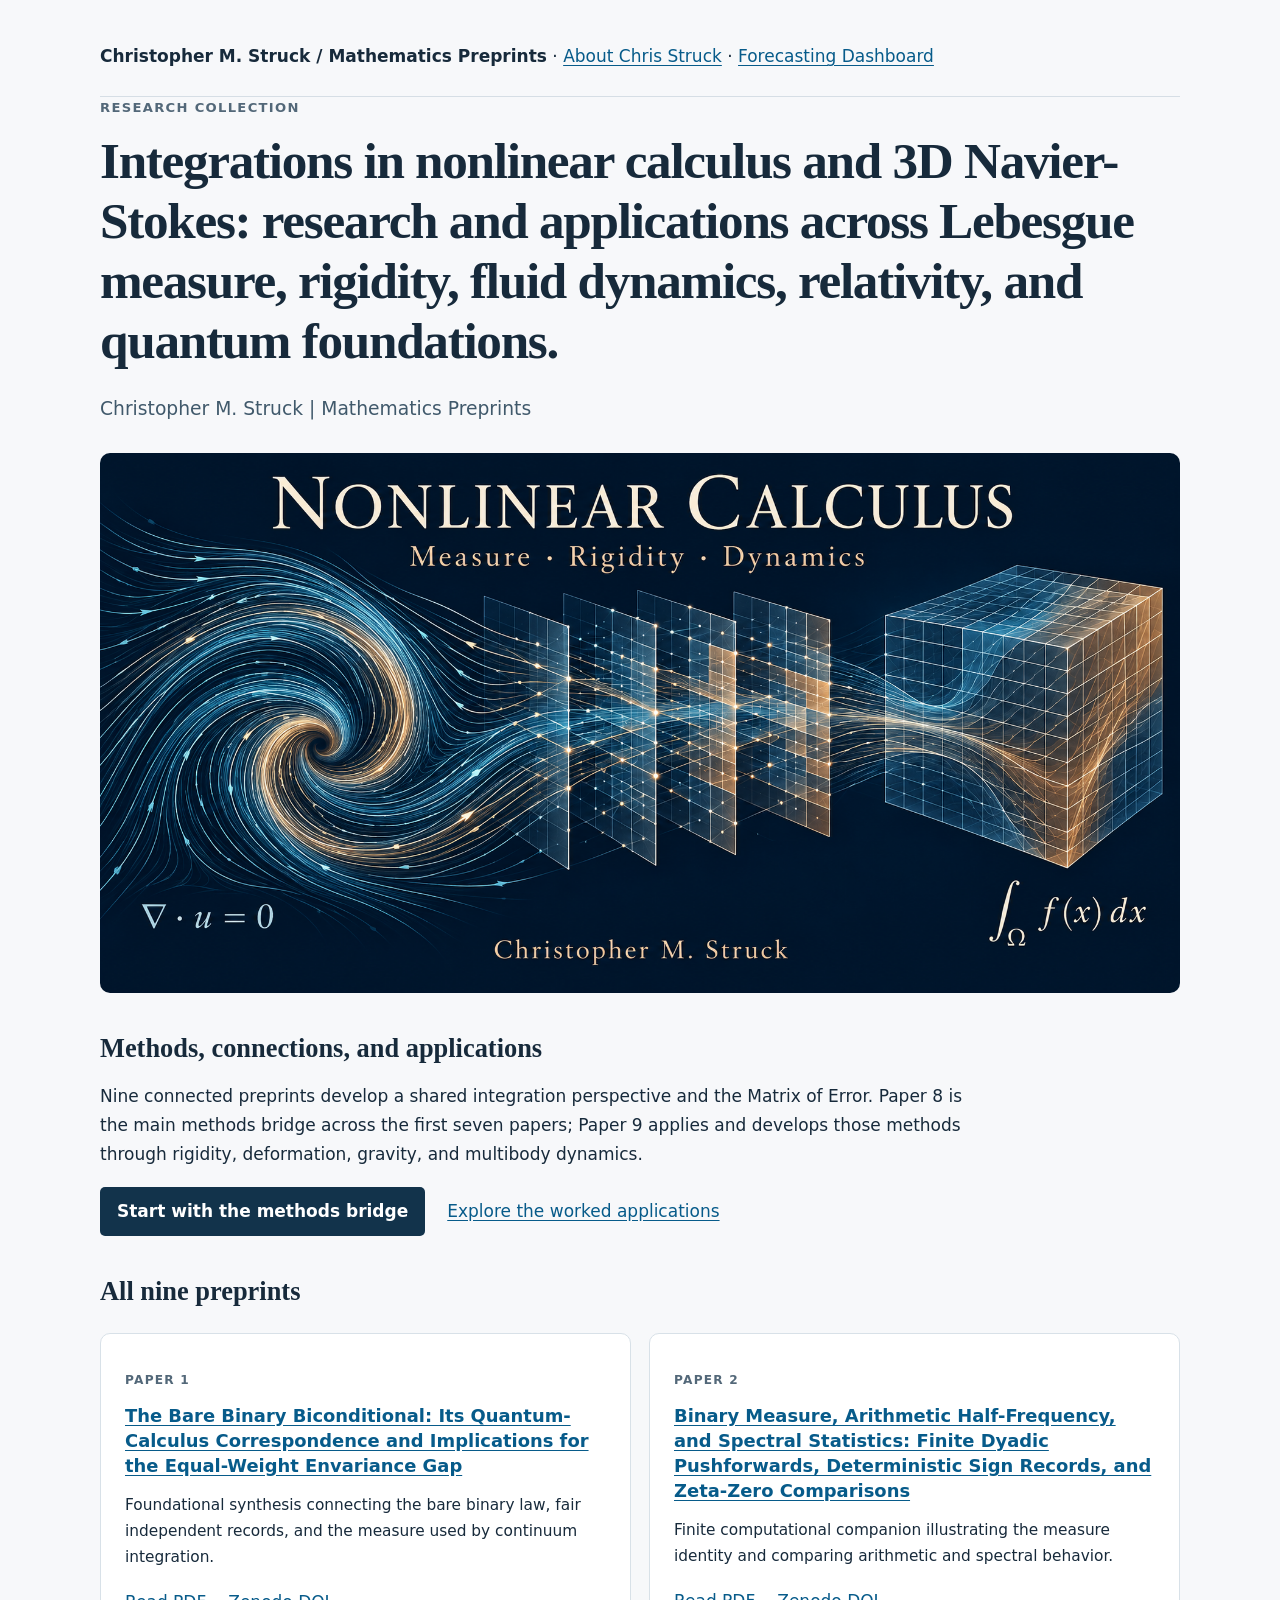
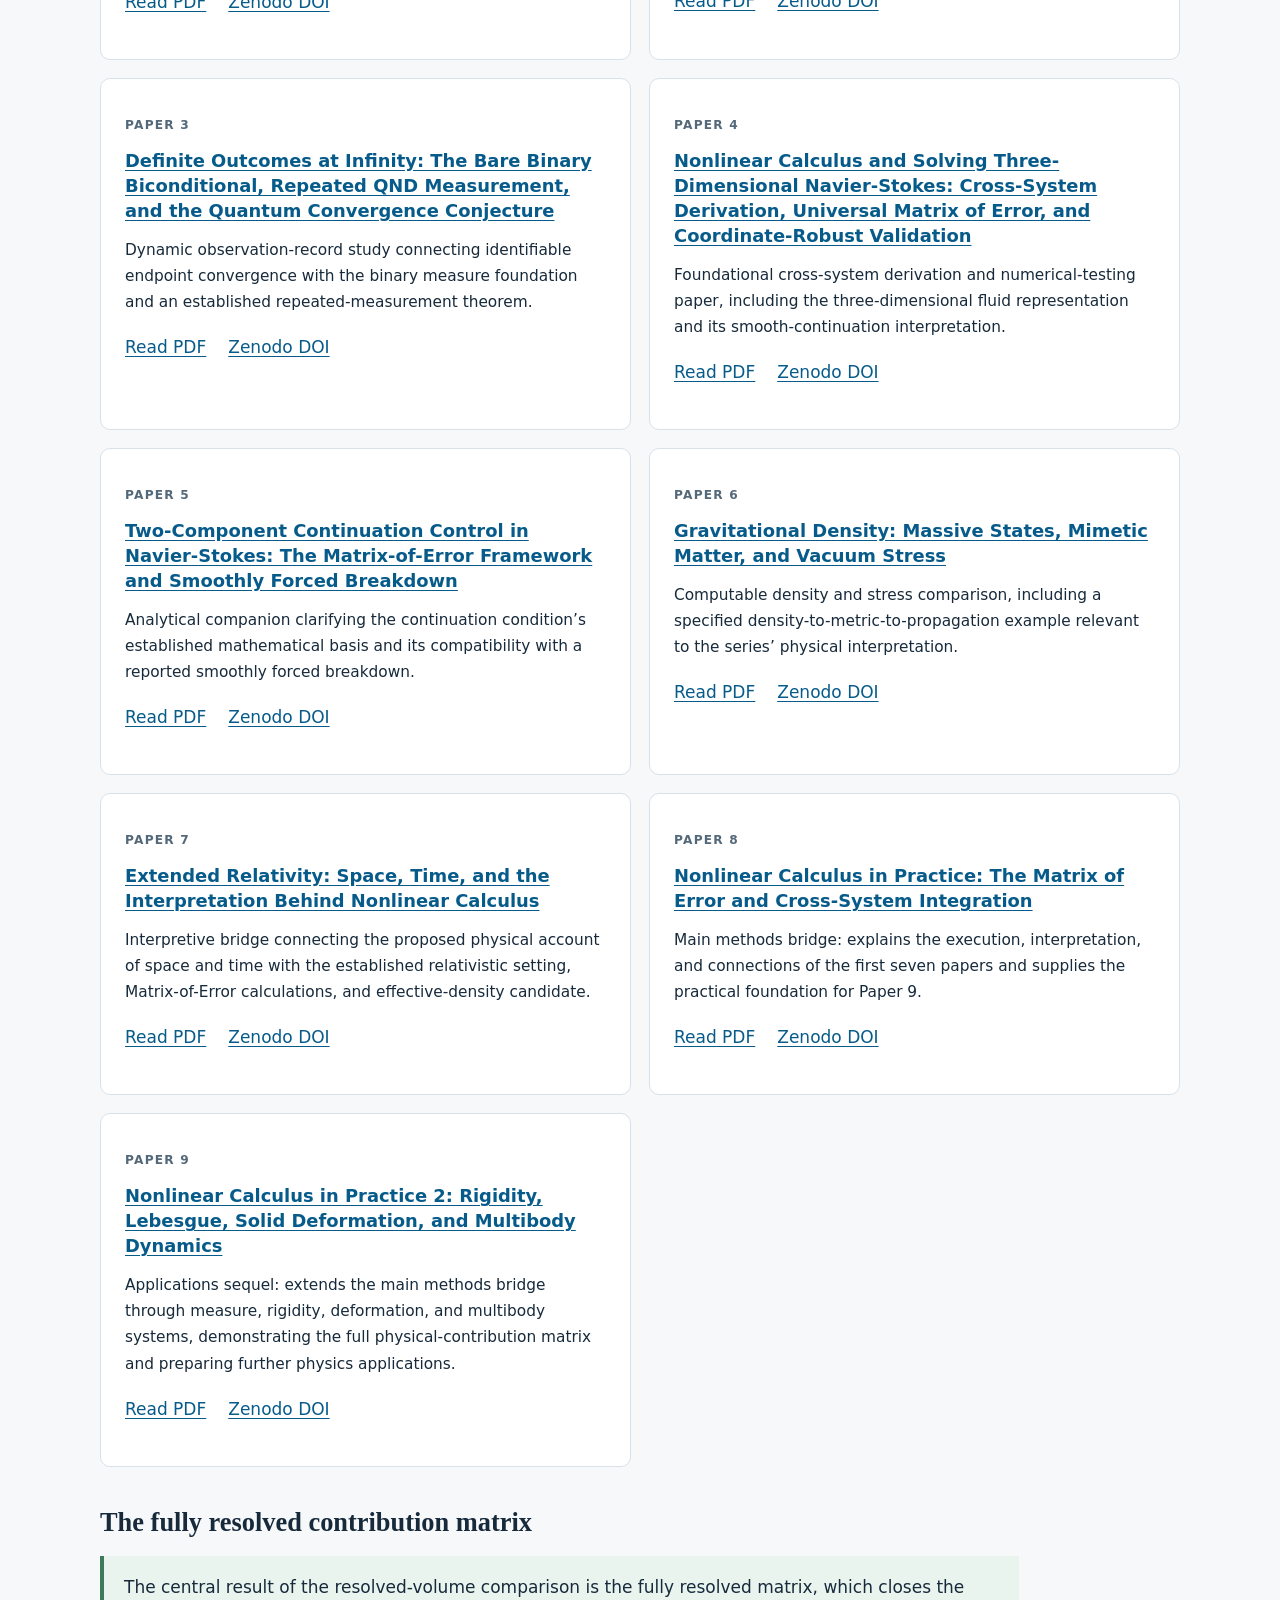
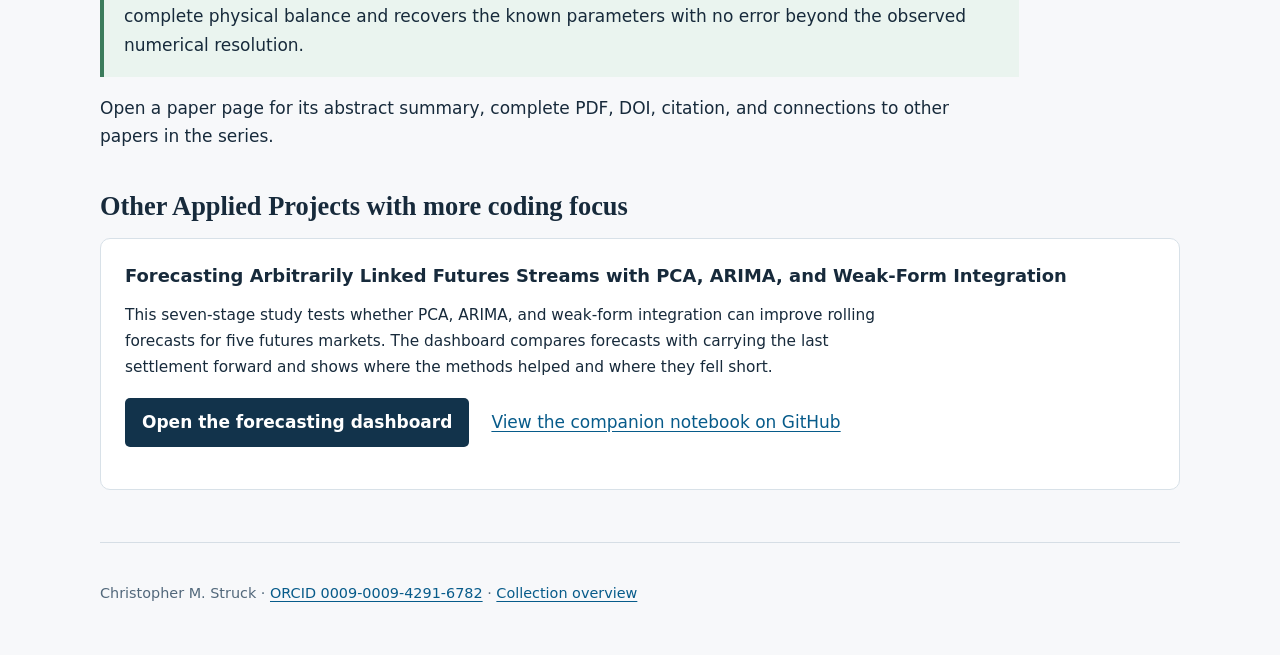
<file: index.html>
<!doctype html>
<html lang="en"><head><meta charset="utf-8"><meta name="viewport" content="width=device-width,initial-scale=1"><meta name="google-site-verification" content="SuHlMsPYT3F-_CYDoD1yIookHdNUTjSRSLvA4v5cYUU" />
<title>Integrations in nonlinear calculus and 3D Navier-Stokes: research and applications across Lebesgue measure, rigidity, fluid dynamics, relativity, and quantum foundations.</title><meta name="description" content="Chris Struck (Christopher M. Struck): Nonlinear Calculus and Matrix of Error research, finance and data science, books, 11th Angel, and True Legends of Frost."><meta name="author" content="Christopher M. Struck"><meta name="robots" content="index,follow">
<link rel="stylesheet" href="assets/site.css">
<script type="application/ld+json">{"@context": "https://schema.org", "@graph": [{"@type": "CollectionPage", "name": "Christopher M. Struck - Mathematics Preprints", "author": {"@id": "https://struckchris.github.io/chrisstruck/#christopher-struck"}, "description": "A connected collection of nine mathematics and mathematical physics preprints.", "@id": "https://struckchris.github.io/chrisstruck/#research-collection"}, {"@type": "Person", "@id": "https://struckchris.github.io/chrisstruck/#christopher-struck", "name": "Christopher M. Struck", "alternateName": ["Chris Struck", "Christopher M Struck", "C. M. Struck"], "url": "https://struckchris.github.io/chrisstruck/about.html", "identifier": {"@type": "PropertyValue", "propertyID": "ORCID", "value": "0009-0009-4291-6782", "url": "https://orcid.org/0009-0009-4291-6782"}, "sameAs": ["https://orcid.org/0009-0009-4291-6782", "https://www.goodreads.com/author/show/16671316.Christopher_M_Struck", "https://github.com/StruckChris"]}]}</script>
</head><body><a class="skip" href="#content">Skip to content</a><header><p><a class="brand" href="index.html">Christopher M. Struck / Mathematics Preprints</a> · <a href="about.html">About Chris Struck</a> · <a href="futures-forecasting.html">Forecasting Dashboard</a></p></header>
<main id="content"><p class="eyebrow">Research collection</p><h1>Integrations in nonlinear calculus and 3D Navier-Stokes: research and applications across Lebesgue measure, rigidity, fluid dynamics, relativity, and quantum foundations.</h1><p class="lead">Christopher M. Struck | Mathematics Preprints</p><img class="hero" src="assets/nonlinear-calculus-cover.png" alt="Fluid streamlines connected to an integration lattice and a deformed volume mesh." width="1774" height="887"><h2>Methods, connections, and applications</h2><p>Nine connected preprints develop a shared integration perspective and the Matrix of Error. Paper 8 is the main methods bridge across the first seven papers; Paper 9 applies and develops those methods through rigidity, deformation, gravity, and multibody dynamics.</p><div class="links"><a class="button" href="papers/08-nonlinear-calculus-in-practice/index.html">Start with the methods bridge</a><a href="papers/09-rigidity-and-multibody-dynamics/index.html">Explore the worked applications</a></div><h2>All nine preprints</h2><div class="grid"><article class="card"><p class="eyebrow">Paper 1</p><h3><a href="papers/01-bare-binary-biconditional/index.html">The Bare Binary Biconditional: Its Quantum-Calculus Correspondence and Implications for the Equal-Weight Envariance Gap</a></h3><p>Foundational synthesis connecting the bare binary law, fair independent records, and the measure used by continuum integration.</p><div class="links"><a href="papers/01-bare-binary-biconditional/bare-binary-biconditional.pdf">Read PDF</a><a href="https://doi.org/10.5281/zenodo.21705119">Zenodo DOI</a></div></article><article class="card"><p class="eyebrow">Paper 2</p><h3><a href="papers/02-binary-measure-and-spectral-statistics/index.html">Binary Measure, Arithmetic Half-Frequency, and Spectral Statistics: Finite Dyadic Pushforwards, Deterministic Sign Records, and Zeta-Zero Comparisons</a></h3><p>Finite computational companion illustrating the measure identity and comparing arithmetic and spectral behavior.</p><div class="links"><a href="papers/02-binary-measure-and-spectral-statistics/binary-measure-and-spectral-statistics.pdf">Read PDF</a><a href="https://doi.org/10.5281/zenodo.22165136">Zenodo DOI</a></div></article><article class="card"><p class="eyebrow">Paper 3</p><h3><a href="papers/03-definite-outcomes-at-infinity/index.html">Definite Outcomes at Infinity: The Bare Binary Biconditional, Repeated QND Measurement, and the Quantum Convergence Conjecture</a></h3><p>Dynamic observation-record study connecting identifiable endpoint convergence with the binary measure foundation and an established repeated-measurement theorem.</p><div class="links"><a href="papers/03-definite-outcomes-at-infinity/definite-outcomes-at-infinity.pdf">Read PDF</a><a href="https://doi.org/10.5281/zenodo.22165280">Zenodo DOI</a></div></article><article class="card"><p class="eyebrow">Paper 4</p><h3><a href="papers/04-nonlinear-calculus-and-navier-stokes/index.html">Nonlinear Calculus and Solving Three-Dimensional Navier-Stokes: Cross-System Derivation, Universal Matrix of Error, and Coordinate-Robust Validation</a></h3><p>Foundational cross-system derivation and numerical-testing paper, including the three-dimensional fluid representation and its smooth-continuation interpretation.</p><div class="links"><a href="papers/04-nonlinear-calculus-and-navier-stokes/nonlinear-calculus-and-navier-stokes.pdf">Read PDF</a><a href="https://doi.org/10.5281/zenodo.22432312">Zenodo DOI</a></div></article><article class="card"><p class="eyebrow">Paper 5</p><h3><a href="papers/05-navier-stokes-continuation/index.html">Two-Component Continuation Control in Navier-Stokes: The Matrix-of-Error Framework and Smoothly Forced Breakdown</a></h3><p>Analytical companion clarifying the continuation condition’s established mathematical basis and its compatibility with a reported smoothly forced breakdown.</p><div class="links"><a href="papers/05-navier-stokes-continuation/navier-stokes-continuation.pdf">Read PDF</a><a href="https://doi.org/10.5281/zenodo.22680119">Zenodo DOI</a></div></article><article class="card"><p class="eyebrow">Paper 6</p><h3><a href="papers/06-gravitational-density/index.html">Gravitational Density: Massive States, Mimetic Matter, and Vacuum Stress</a></h3><p>Computable density and stress comparison, including a specified density-to-metric-to-propagation example relevant to the series’ physical interpretation.</p><div class="links"><a href="papers/06-gravitational-density/gravitational-density.pdf">Read PDF</a><a href="https://doi.org/10.5281/zenodo.22682488">Zenodo DOI</a></div></article><article class="card"><p class="eyebrow">Paper 7</p><h3><a href="papers/07-extended-relativity/index.html">Extended Relativity: Space, Time, and the Interpretation Behind Nonlinear Calculus</a></h3><p>Interpretive bridge connecting the proposed physical account of space and time with the established relativistic setting, Matrix-of-Error calculations, and effective-density candidate.</p><div class="links"><a href="papers/07-extended-relativity/extended-relativity.pdf">Read PDF</a><a href="https://doi.org/10.5281/zenodo.22682490">Zenodo DOI</a></div></article><article class="card"><p class="eyebrow">Paper 8</p><h3><a href="papers/08-nonlinear-calculus-in-practice/index.html">Nonlinear Calculus in Practice: The Matrix of Error and Cross-System Integration</a></h3><p>Main methods bridge: explains the execution, interpretation, and connections of the first seven papers and supplies the practical foundation for Paper 9.</p><div class="links"><a href="papers/08-nonlinear-calculus-in-practice/nonlinear-calculus-in-practice.pdf">Read PDF</a><a href="https://doi.org/10.5281/zenodo.23343429">Zenodo DOI</a></div></article><article class="card"><p class="eyebrow">Paper 9</p><h3><a href="papers/09-rigidity-and-multibody-dynamics/index.html">Nonlinear Calculus in Practice 2: Rigidity, Lebesgue, Solid Deformation, and Multibody Dynamics</a></h3><p>Applications sequel: extends the main methods bridge through measure, rigidity, deformation, and multibody systems, demonstrating the full physical-contribution matrix and preparing further physics applications.</p><div class="links"><a href="papers/09-rigidity-and-multibody-dynamics/rigidity-lebesgue-and-multibody-dynamics.pdf">Read PDF</a><a href="https://doi.org/10.5281/zenodo.23671648">Zenodo DOI</a></div></article></div><h2>The fully resolved contribution matrix</h2><p class="callout">The central result of the resolved-volume comparison is the fully resolved matrix, which closes the complete physical balance and recovers the known parameters with no error beyond the observed numerical resolution.</p><p>Open a paper page for its abstract summary, complete PDF, DOI, citation, and connections to other papers in the series.</p>
<section id="applied-projects" aria-labelledby="applied-projects-title">
  <h2 id="applied-projects-title">Other Applied Projects with more coding focus</h2>
  <article class="card">
    <h3>Forecasting Arbitrarily Linked Futures Streams with PCA, ARIMA, and Weak-Form Integration</h3>
    <p>This seven-stage study tests whether PCA, ARIMA, and weak-form integration can improve rolling forecasts for five futures markets. The dashboard compares forecasts with carrying the last settlement forward and shows where the methods helped and where they fell short.</p>
    <div class="links">
      <a class="button" href="futures-forecasting.html">Open the forecasting dashboard</a>
      <a href="https://github.com/StruckChris/chrisstruck/blob/main/Futures_Results_Companion.ipynb">View the companion notebook on GitHub</a>
    </div>
  </article>
</section>
</main><footer><p>Christopher M. Struck · <a href="https://orcid.org/0009-0009-4291-6782">ORCID 0009-0009-4291-6782</a> · <a href="./">Collection overview</a></p></footer></body></html>
</file>
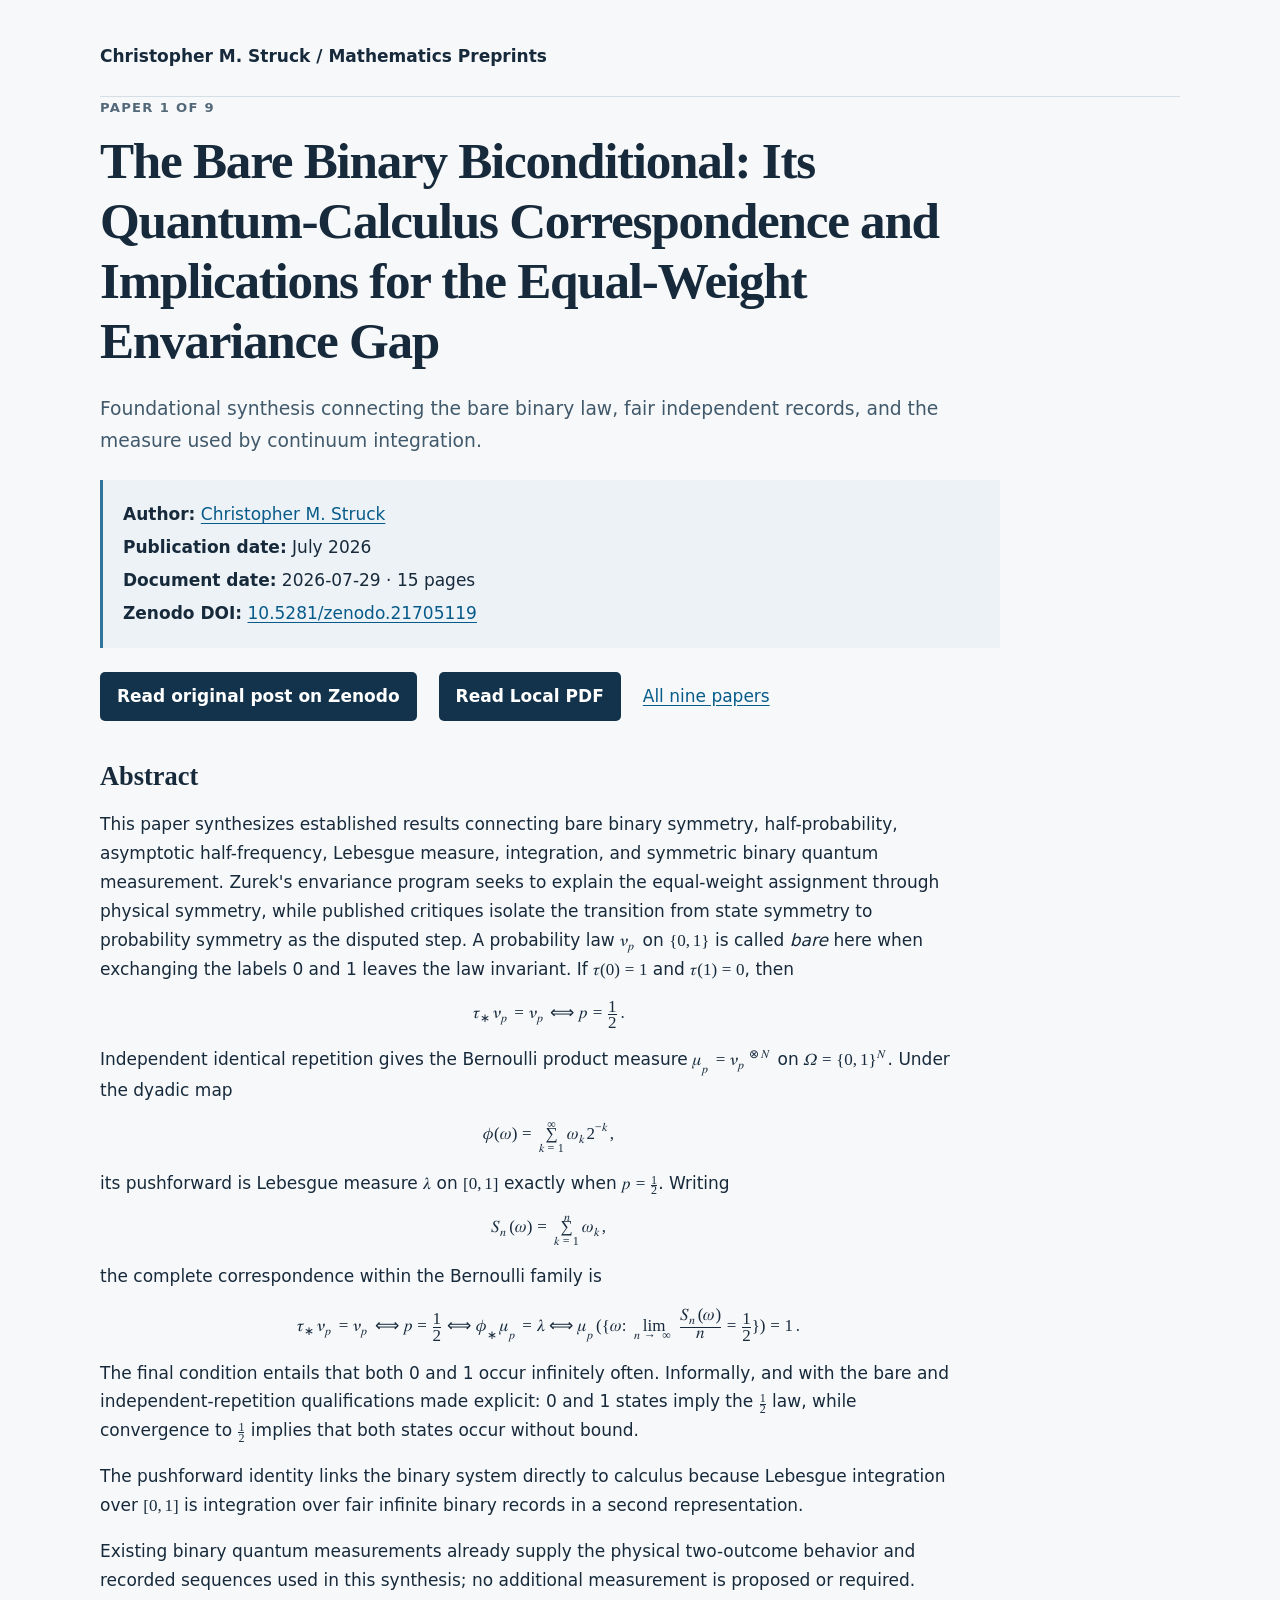
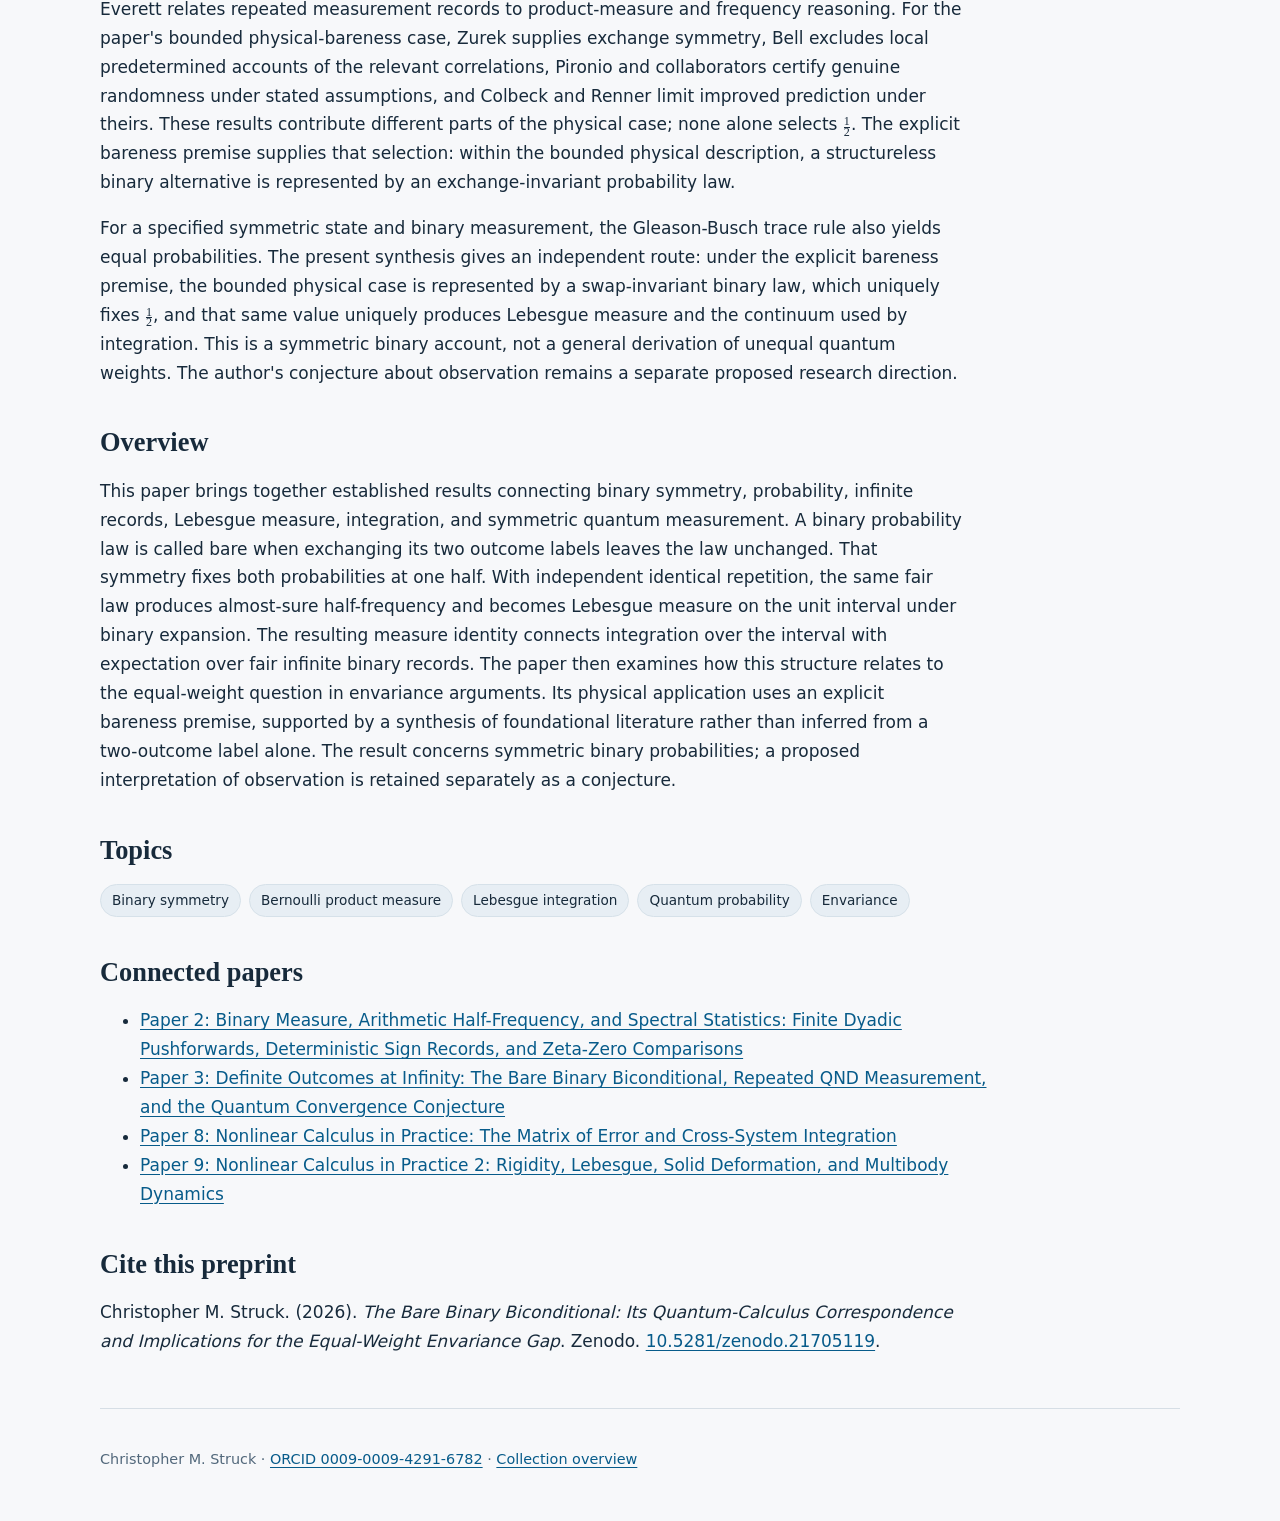
<file: papers/01-bare-binary-biconditional/index.html>
<!doctype html>
<html lang="en"><head><meta charset="utf-8"><meta name="viewport" content="width=device-width,initial-scale=1">
<title>The Bare Binary Biconditional: Its Quantum-Calculus Correspondence and Implications for the Equal-Weight Envariance Gap | Christopher M. Struck</title><meta name="description" content="Connects bare binary symmetry, half-probability, Lebesgue integration, and symmetric quantum measurement through fair independent binary records."><meta name="author" content="Christopher M. Struck"><meta name="robots" content="index,follow">
<meta name="citation_title" content="The Bare Binary Biconditional: Its Quantum-Calculus Correspondence and Implications for the Equal-Weight Envariance Gap">
<meta name="citation_author" content="Christopher M. Struck">
<meta name="citation_publication_date" content="2026">
<meta name="citation_doi" content="10.5281/zenodo.21705119">
<meta name="citation_pdf_url" content="https://struckchris.github.io/chrisstruck/papers/01-bare-binary-biconditional/bare-binary-biconditional.pdf">
<link rel="stylesheet" href="../../assets/site.css">
<script type="application/ld+json">{"@context": "https://schema.org", "@type": "ScholarlyArticle", "name": "The Bare Binary Biconditional: Its Quantum-Calculus Correspondence and Implications for the Equal-Weight Envariance Gap", "headline": "The Bare Binary Biconditional: Its Quantum-Calculus Correspondence and Implications for the Equal-Weight Envariance Gap", "author": {"@type": "Person", "name": "Christopher M. Struck", "identifier": "https://orcid.org/0009-0009-4291-6782"}, "identifier": "10.5281/zenodo.21705119", "sameAs": "https://doi.org/10.5281/zenodo.21705119", "description": "This paper brings together established results connecting binary symmetry, probability, infinite records, Lebesgue measure, integration, and symmetric quantum measurement. A binary probability law is called bare when exchanging its two outcome labels leaves the law unchanged. That symmetry fixes both probabilities at one half. With independent identical repetition, the same fair law produces almost-sure half-frequency and becomes Lebesgue measure on the unit interval under binary expansion. The resulting measure identity connects integration over the interval with expectation over fair infinite binary records. The paper then examines how this structure relates to the equal-weight question in envariance arguments. Its physical application uses an explicit bareness premise, supported by a synthesis of foundational literature rather than inferred from a two-outcome label alone. The result concerns symmetric binary probabilities; a proposed interpretation of observation is retained separately as a conjecture.", "keywords": ["Binary symmetry", "Bernoulli product measure", "Lebesgue integration", "Quantum probability", "Envariance"], "inLanguage": "en", "isAccessibleForFree": true, "abstract": "This paper synthesizes established results connecting bare binary symmetry, half-probability, asymptotic half-frequency, Lebesgue measure, integration, and symmetric binary quantum measurement. Zurek's envariance program seeks to explain the equal-weight assignment through physical symmetry, while published critiques isolate the transition from state symmetry to probability symmetry as the disputed step. A probability law νₚ on {0, 1} is called bare here when exchanging the labels 0 and 1 leaves the law invariant. If τ(0) = 1 and τ(1) = 0, then\n\nτ∗νₚ = νₚ ⟺ p = 1/2.\n\nIndependent identical repetition gives the Bernoulli product measure μₚ = νₚ^{⊗ℕ} on Ω = {0, 1}^ℕ. Under the dyadic map\n\nϕ(ω) = ∑_{k=1}^{∞} ωₖ2^{−k},\n\nits pushforward is Lebesgue measure λ on [0, 1] exactly when p = 1/2. Writing\n\nSₙ(ω) = ∑_{k=1}^{n} ωₖ,\n\nthe complete correspondence within the Bernoulli family is\n\nτ∗νₚ = νₚ ⟺ p = 1/2 ⟺ ϕ∗μₚ = λ ⟺ μₚ({ω: lim_{n→∞} Sₙ(ω)/n = 1/2}) = 1.\n\nThe final condition entails that both 0 and 1 occur infinitely often. Informally, and with the bare and independent-repetition qualifications made explicit: 0 and 1 states imply the 1/2 law, while convergence to 1/2 implies that both states occur without bound.\n\nThe pushforward identity links the binary system directly to calculus because Lebesgue integration over [0, 1] is integration over fair infinite binary records in a second representation.\n\nExisting binary quantum measurements already supply the physical two-outcome behavior and recorded sequences used in this synthesis; no additional measurement is proposed or required. Everett relates repeated measurement records to product-measure and frequency reasoning. For the paper's bounded physical-bareness case, Zurek supplies exchange symmetry, Bell excludes local predetermined accounts of the relevant correlations, Pironio and collaborators certify genuine randomness under stated assumptions, and Colbeck and Renner limit improved prediction under theirs. These results contribute different parts of the physical case; none alone selects 1/2. The explicit bareness premise supplies that selection: within the bounded physical description, a structureless binary alternative is represented by an exchange-invariant probability law.\n\nFor a specified symmetric state and binary measurement, the Gleason-Busch trace rule also yields equal probabilities. The present synthesis gives an independent route: under the explicit bareness premise, the bounded physical case is represented by a swap-invariant binary law, which uniquely fixes 1/2, and that same value uniquely produces Lebesgue measure and the continuum used by integration. This is a symmetric binary account, not a general derivation of unequal quantum weights. The author's conjecture about observation remains a separate proposed research direction."}</script>
</head><body><a class="skip" href="#content">Skip to content</a><header><p><a class="brand" href="../../index.html">Christopher M. Struck / Mathematics Preprints</a></p></header>
<main id="content"><article class="paper-body"><p class="eyebrow">Paper 1 of 9</p><h1>The Bare Binary Biconditional: Its Quantum-Calculus Correspondence and Implications for the Equal-Weight Envariance Gap</h1>
<p class="lead">Foundational synthesis connecting the bare binary law, fair independent records, and the measure used by continuum integration.</p><div class="metadata"><p><strong>Author:</strong> <a href="https://orcid.org/0009-0009-4291-6782">Christopher M. Struck</a></p><p><strong>Publication date:</strong> July 2026</p><p><strong>Document date:</strong> 2026-07-29 · 15 pages</p><p><strong>Zenodo DOI:</strong> <a href="https://doi.org/10.5281/zenodo.21705119">10.5281/zenodo.21705119</a></p></div>
<div class="links"><a class="button" href="https://doi.org/10.5281/zenodo.21705119">Read original post on Zenodo</a><a class="button" href="bare-binary-biconditional.pdf">Read Local PDF</a><a href="../../index.html">All nine papers</a></div>
<section id="original-abstract" aria-labelledby="abstract-heading">
<h2 id="abstract-heading">Abstract</h2>
<p>This paper synthesizes established results connecting bare binary symmetry, half-probability, asymptotic half-frequency, Lebesgue measure, integration, and symmetric binary quantum measurement. Zurek&#x27;s envariance program seeks to explain the equal-weight assignment through physical symmetry, while published critiques isolate the transition from state symmetry to probability symmetry as the disputed step. A probability law <math xmlns="http://www.w3.org/1998/Math/MathML" aria-label="νₚ"><semantics><mrow><msub><mi>ν</mi><mi>p</mi></msub></mrow><annotation encoding="application/x-tex">\nu_p</annotation></semantics></math> on <math xmlns="http://www.w3.org/1998/Math/MathML" aria-label="{0, 1}"><semantics><mrow><mrow><mo>{</mo><mn>0</mn><mo>,</mo><mn>1</mn><mo>}</mo></mrow></mrow><annotation encoding="application/x-tex">\{0,1\}</annotation></semantics></math> is called <em>bare</em> here when exchanging the labels 0 and 1 leaves the law invariant. If <math xmlns="http://www.w3.org/1998/Math/MathML" aria-label="τ(0) = 1"><semantics><mrow><mi>τ</mi><mo>(</mo><mn>0</mn><mo>)</mo><mo>=</mo><mn>1</mn></mrow><annotation encoding="application/x-tex">\tau(0)=1</annotation></semantics></math> and <math xmlns="http://www.w3.org/1998/Math/MathML" aria-label="τ(1) = 0"><semantics><mrow><mi>τ</mi><mo>(</mo><mn>1</mn><mo>)</mo><mo>=</mo><mn>0</mn></mrow><annotation encoding="application/x-tex">\tau(1)=0</annotation></semantics></math>, then</p>
<div style="overflow-x:auto"><math xmlns="http://www.w3.org/1998/Math/MathML" display="block" aria-label="τ∗νₚ = νₚ ⟺ p = 1/2."><semantics><mrow><msub><mi>τ</mi><mo>∗</mo></msub><msub><mi>ν</mi><mi>p</mi></msub><mo>=</mo><msub><mi>ν</mi><mi>p</mi></msub><mo>⟺</mo><mi>p</mi><mo>=</mo><mfrac><mn>1</mn><mn>2</mn></mfrac><mo>.</mo></mrow><annotation encoding="application/x-tex">\tau_*\nu_p=\nu_p
\quad\Longleftrightarrow\quad
p=\frac12.</annotation></semantics></math></div>
<p>Independent identical repetition gives the Bernoulli product measure <math xmlns="http://www.w3.org/1998/Math/MathML" aria-label="μₚ = νₚ^{⊗ℕ}"><semantics><mrow><msub><mi>μ</mi><mi>p</mi></msub><mo>=</mo><msup><msub><mi>ν</mi><mi>p</mi></msub><mrow><mo>⊗</mo><mi mathvariant="double-struck">N</mi></mrow></msup></mrow><annotation encoding="application/x-tex">\mu_p=\nu_p^{\otimes\mathbb N}</annotation></semantics></math> on <math xmlns="http://www.w3.org/1998/Math/MathML" aria-label="Ω = {0, 1}^ℕ"><semantics><mrow><mi>Ω</mi><mo>=</mo><msup><mrow><mo>{</mo><mn>0</mn><mo>,</mo><mn>1</mn><mo>}</mo></mrow><mi mathvariant="double-struck">N</mi></msup></mrow><annotation encoding="application/x-tex">\Omega=\{0,1\}^{\mathbb N}</annotation></semantics></math>. Under the dyadic map</p>
<div style="overflow-x:auto"><math xmlns="http://www.w3.org/1998/Math/MathML" display="block" aria-label="ϕ(ω) = ∑_{k=1}^{∞} ωₖ2^{−k},"><semantics><mrow><mi>ϕ</mi><mo>(</mo><mi>ω</mi><mo>)</mo><mo>=</mo><munderover><mo>∑</mo><mrow><mi>k</mi><mo>=</mo><mn>1</mn></mrow><mo>∞</mo></munderover><msub><mi>ω</mi><mi>k</mi></msub><msup><mn>2</mn><mrow><mo>−</mo><mi>k</mi></mrow></msup><mo>,</mo></mrow><annotation encoding="application/x-tex">\phi(\omega)=\sum_{k=1}^{\infty}\omega_k2^{-k},</annotation></semantics></math></div>
<p>its pushforward is Lebesgue measure <math xmlns="http://www.w3.org/1998/Math/MathML" aria-label="λ"><semantics><mrow><mi>λ</mi></mrow><annotation encoding="application/x-tex">\lambda</annotation></semantics></math> on <math xmlns="http://www.w3.org/1998/Math/MathML" aria-label="[0, 1]"><semantics><mrow><mrow><mo>[</mo><mn>0</mn><mo>,</mo><mn>1</mn><mo>]</mo></mrow></mrow><annotation encoding="application/x-tex">[0,1]</annotation></semantics></math> exactly when <math xmlns="http://www.w3.org/1998/Math/MathML" aria-label="p = 1/2"><semantics><mrow><mi>p</mi><mo>=</mo><mfrac><mn>1</mn><mn>2</mn></mfrac></mrow><annotation encoding="application/x-tex">p=1/2</annotation></semantics></math>. Writing</p>
<div style="overflow-x:auto"><math xmlns="http://www.w3.org/1998/Math/MathML" display="block" aria-label="Sₙ(ω) = ∑_{k=1}^{n} ωₖ,"><semantics><mrow><msub><mi>S</mi><mi>n</mi></msub><mo>(</mo><mi>ω</mi><mo>)</mo><mo>=</mo><munderover><mo>∑</mo><mrow><mi>k</mi><mo>=</mo><mn>1</mn></mrow><mi>n</mi></munderover><msub><mi>ω</mi><mi>k</mi></msub><mo>,</mo></mrow><annotation encoding="application/x-tex">S_n(\omega)=\sum_{k=1}^{n}\omega_k,</annotation></semantics></math></div>
<p>the complete correspondence within the Bernoulli family is</p>
<div style="overflow-x:auto"><math xmlns="http://www.w3.org/1998/Math/MathML" display="block" aria-label="τ∗νₚ = νₚ ⟺ p = 1/2 ⟺ ϕ∗μₚ = λ ⟺ μₚ({ω: lim_{n→∞} Sₙ(ω)/n = 1/2}) = 1."><semantics><mrow><msub><mi>τ</mi><mo>∗</mo></msub><msub><mi>ν</mi><mi>p</mi></msub><mo>=</mo><msub><mi>ν</mi><mi>p</mi></msub><mo>⟺</mo><mi>p</mi><mo>=</mo><mfrac><mn>1</mn><mn>2</mn></mfrac><mo>⟺</mo><msub><mi>ϕ</mi><mo>∗</mo></msub><msub><mi>μ</mi><mi>p</mi></msub><mo>=</mo><mi>λ</mi><mo>⟺</mo><msub><mi>μ</mi><mi>p</mi></msub><mo>(</mo><mo>{</mo><mi>ω</mi><mo>:</mo><munder><mo>lim</mo><mrow><mi>n</mi><mo>→</mo><mo>∞</mo></mrow></munder><mfrac><mrow><msub><mi>S</mi><mi>n</mi></msub><mo>(</mo><mi>ω</mi><mo>)</mo></mrow><mi>n</mi></mfrac><mo>=</mo><mfrac><mn>1</mn><mn>2</mn></mfrac><mo>}</mo><mo>)</mo><mo>=</mo><mn>1</mn><mo>.</mo></mrow><annotation encoding="application/x-tex">\tau_*\nu_p=\nu_p
\quad\Longleftrightarrow\quad
p=\frac12
\quad\Longleftrightarrow\quad
\phi_*\mu_p=\lambda
\quad\Longleftrightarrow\quad
\mu_p\!\left(
\left\{\omega:
\lim_{n\to\infty}\frac{S_n(\omega)}{n}=\frac12
\right\}
\right)=1.</annotation></semantics></math></div>
<p>The final condition entails that both 0 and 1 occur infinitely often. Informally, and with the bare and independent-repetition qualifications made explicit: 0 and 1 states imply the <math xmlns="http://www.w3.org/1998/Math/MathML" aria-label="1/2"><semantics><mrow><mfrac><mn>1</mn><mn>2</mn></mfrac></mrow><annotation encoding="application/x-tex">1/2</annotation></semantics></math> law, while convergence to <math xmlns="http://www.w3.org/1998/Math/MathML" aria-label="1/2"><semantics><mrow><mfrac><mn>1</mn><mn>2</mn></mfrac></mrow><annotation encoding="application/x-tex">1/2</annotation></semantics></math> implies that both states occur without bound.</p>
<p>The pushforward identity links the binary system directly to calculus because Lebesgue integration over <math xmlns="http://www.w3.org/1998/Math/MathML" aria-label="[0, 1]"><semantics><mrow><mrow><mo>[</mo><mn>0</mn><mo>,</mo><mn>1</mn><mo>]</mo></mrow></mrow><annotation encoding="application/x-tex">[0,1]</annotation></semantics></math> is integration over fair infinite binary records in a second representation.</p>
<p>Existing binary quantum measurements already supply the physical two-outcome behavior and recorded sequences used in this synthesis; no additional measurement is proposed or required. Everett relates repeated measurement records to product-measure and frequency reasoning. For the paper&#x27;s bounded physical-bareness case, Zurek supplies exchange symmetry, Bell excludes local predetermined accounts of the relevant correlations, Pironio and collaborators certify genuine randomness under stated assumptions, and Colbeck and Renner limit improved prediction under theirs. These results contribute different parts of the physical case; none alone selects <math xmlns="http://www.w3.org/1998/Math/MathML" aria-label="1/2"><semantics><mrow><mfrac><mn>1</mn><mn>2</mn></mfrac></mrow><annotation encoding="application/x-tex">1/2</annotation></semantics></math>. The explicit bareness premise supplies that selection: within the bounded physical description, a structureless binary alternative is represented by an exchange-invariant probability law.</p>
<p>For a specified symmetric state and binary measurement, the Gleason-Busch trace rule also yields equal probabilities. The present synthesis gives an independent route: under the explicit bareness premise, the bounded physical case is represented by a swap-invariant binary law, which uniquely fixes <math xmlns="http://www.w3.org/1998/Math/MathML" aria-label="1/2"><semantics><mrow><mfrac><mn>1</mn><mn>2</mn></mfrac></mrow><annotation encoding="application/x-tex">1/2</annotation></semantics></math>, and that same value uniquely produces Lebesgue measure and the continuum used by integration. This is a symmetric binary account, not a general derivation of unequal quantum weights. The author&#x27;s conjecture about observation remains a separate proposed research direction.</p>
</section>
<h2>Overview</h2><p>This paper brings together established results connecting binary symmetry, probability, infinite records, Lebesgue measure, integration, and symmetric quantum measurement. A binary probability law is called bare when exchanging its two outcome labels leaves the law unchanged. That symmetry fixes both probabilities at one half. With independent identical repetition, the same fair law produces almost-sure half-frequency and becomes Lebesgue measure on the unit interval under binary expansion. The resulting measure identity connects integration over the interval with expectation over fair infinite binary records. The paper then examines how this structure relates to the equal-weight question in envariance arguments. Its physical application uses an explicit bareness premise, supported by a synthesis of foundational literature rather than inferred from a two-outcome label alone. The result concerns symmetric binary probabilities; a proposed interpretation of observation is retained separately as a conjecture.</p><h2>Topics</h2><ul class="topics"><li>Binary symmetry</li><li>Bernoulli product measure</li><li>Lebesgue integration</li><li>Quantum probability</li><li>Envariance</li></ul><h2>Connected papers</h2><ul><li><a href="../02-binary-measure-and-spectral-statistics/index.html">Paper 2: Binary Measure, Arithmetic Half-Frequency, and Spectral Statistics: Finite Dyadic Pushforwards, Deterministic Sign Records, and Zeta-Zero Comparisons</a></li><li><a href="../03-definite-outcomes-at-infinity/index.html">Paper 3: Definite Outcomes at Infinity: The Bare Binary Biconditional, Repeated QND Measurement, and the Quantum Convergence Conjecture</a></li><li><a href="../08-nonlinear-calculus-in-practice/index.html">Paper 8: Nonlinear Calculus in Practice: The Matrix of Error and Cross-System Integration</a></li><li><a href="../09-rigidity-and-multibody-dynamics/index.html">Paper 9: Nonlinear Calculus in Practice 2: Rigidity, Lebesgue, Solid Deformation, and Multibody Dynamics</a></li></ul>
<h2>Cite this preprint</h2><p>Christopher M. Struck. (2026). <em>The Bare Binary Biconditional: Its Quantum-Calculus Correspondence and Implications for the Equal-Weight Envariance Gap</em>. Zenodo. <a href="https://doi.org/10.5281/zenodo.21705119">10.5281/zenodo.21705119</a>.</p></article></main><footer><p>Christopher M. Struck · <a href="https://orcid.org/0009-0009-4291-6782">ORCID 0009-0009-4291-6782</a> · <a href="../../">Collection overview</a></p></footer></body></html>
</file>
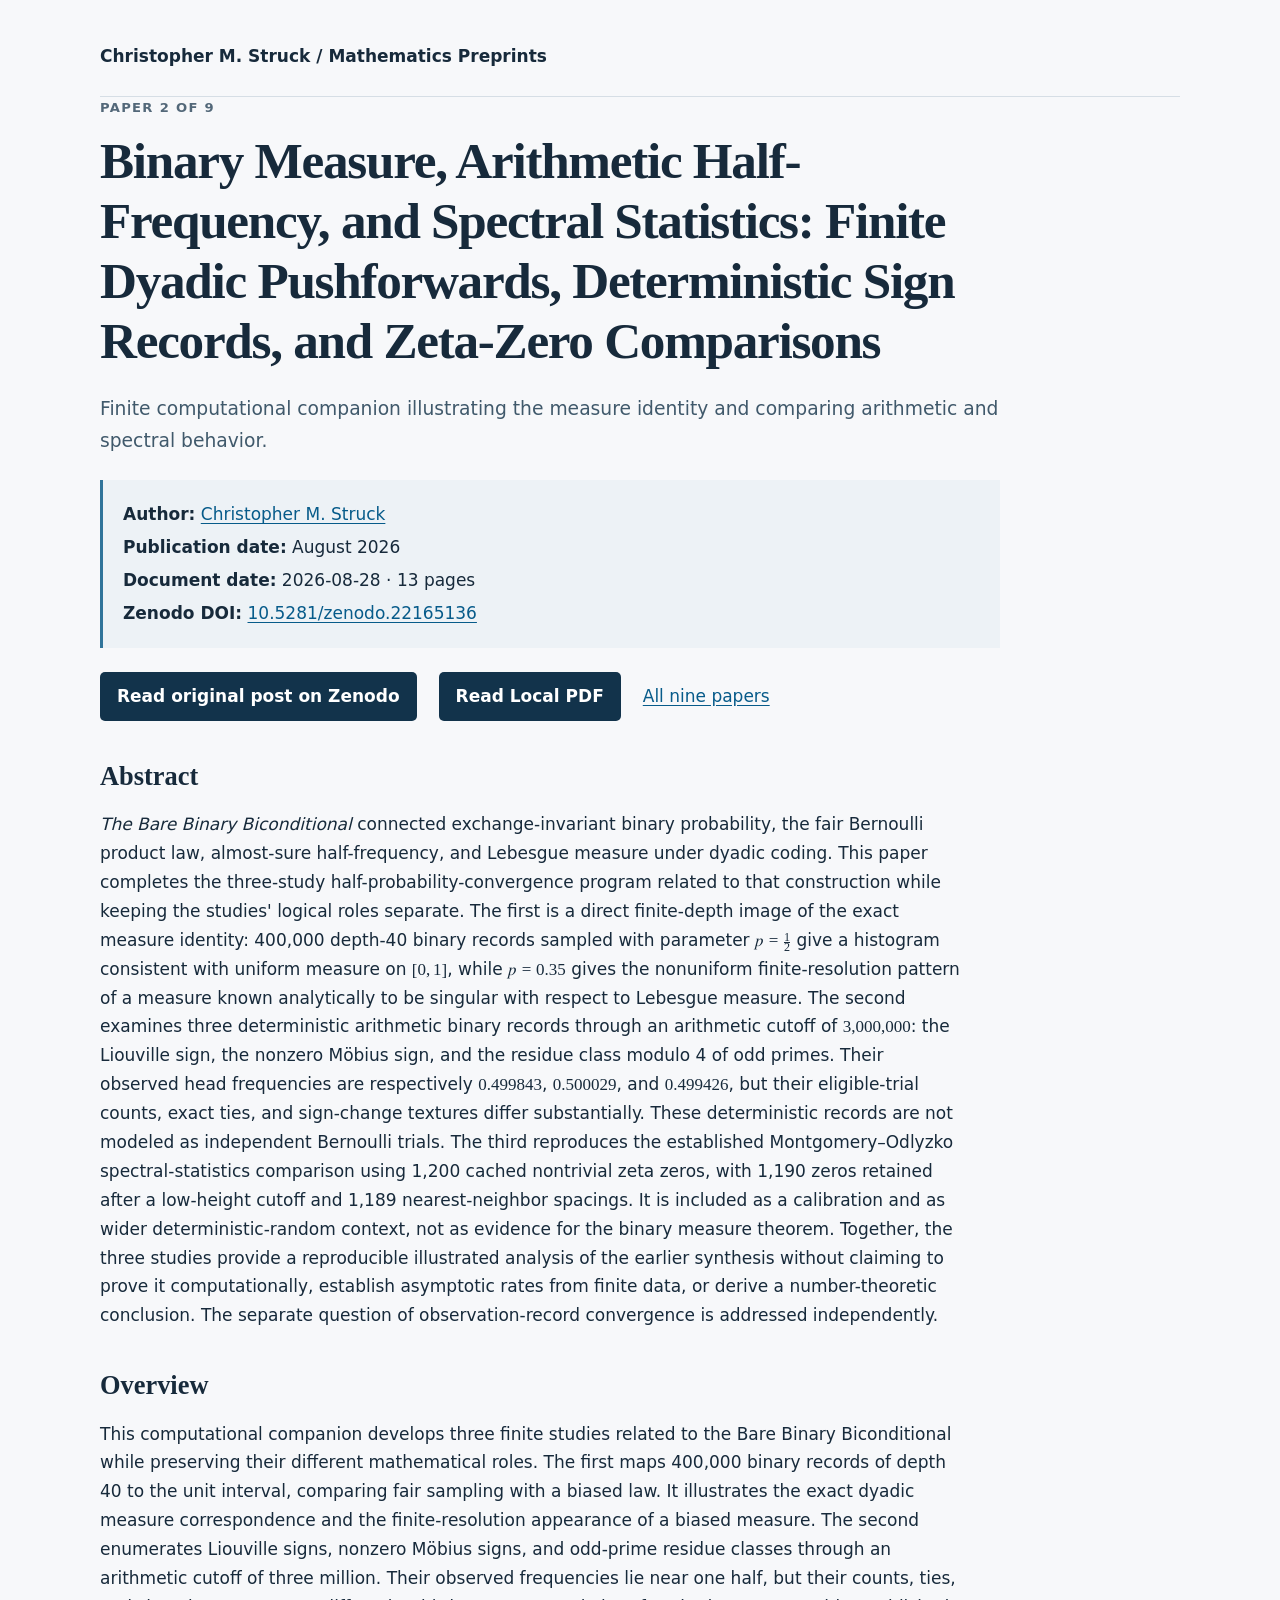
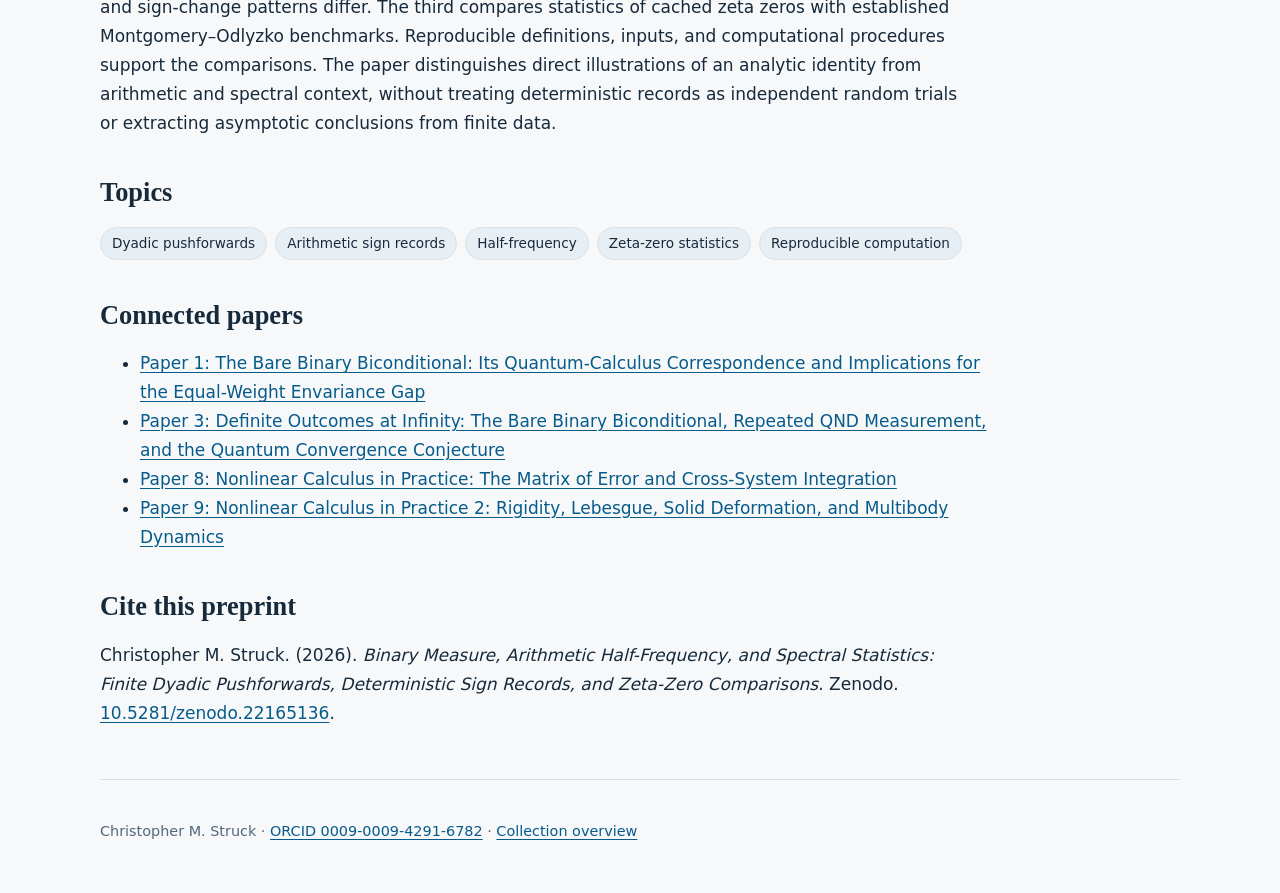
<file: papers/02-binary-measure-and-spectral-statistics/index.html>
<!doctype html>
<html lang="en"><head><meta charset="utf-8"><meta name="viewport" content="width=device-width,initial-scale=1">
<title>Binary Measure, Arithmetic Half-Frequency, and Spectral Statistics: Finite Dyadic Pushforwards, Deterministic Sign Records, and Zeta-Zero Comparisons | Christopher M. Struck</title><meta name="description" content="Presents reproducible studies of dyadic binary measures, deterministic arithmetic signs, and zeta-zero spectral statistics."><meta name="author" content="Christopher M. Struck"><meta name="robots" content="index,follow">
<meta name="citation_title" content="Binary Measure, Arithmetic Half-Frequency, and Spectral Statistics: Finite Dyadic Pushforwards, Deterministic Sign Records, and Zeta-Zero Comparisons">
<meta name="citation_author" content="Christopher M. Struck">
<meta name="citation_publication_date" content="2026">
<meta name="citation_doi" content="10.5281/zenodo.22165136">
<meta name="citation_pdf_url" content="https://struckchris.github.io/chrisstruck/papers/02-binary-measure-and-spectral-statistics/binary-measure-and-spectral-statistics.pdf">
<link rel="stylesheet" href="../../assets/site.css">
<script type="application/ld+json">{"@context": "https://schema.org", "@type": "ScholarlyArticle", "name": "Binary Measure, Arithmetic Half-Frequency, and Spectral Statistics: Finite Dyadic Pushforwards, Deterministic Sign Records, and Zeta-Zero Comparisons", "headline": "Binary Measure, Arithmetic Half-Frequency, and Spectral Statistics: Finite Dyadic Pushforwards, Deterministic Sign Records, and Zeta-Zero Comparisons", "author": {"@type": "Person", "name": "Christopher M. Struck", "identifier": "https://orcid.org/0009-0009-4291-6782"}, "identifier": "10.5281/zenodo.22165136", "sameAs": "https://doi.org/10.5281/zenodo.22165136", "description": "This computational companion develops three finite studies related to the Bare Binary Biconditional while preserving their different mathematical roles. The first maps 400,000 binary records of depth 40 to the unit interval, comparing fair sampling with a biased law. It illustrates the exact dyadic measure correspondence and the finite-resolution appearance of a biased measure. The second enumerates Liouville signs, nonzero Möbius signs, and odd-prime residue classes through an arithmetic cutoff of three million. Their observed frequencies lie near one half, but their counts, ties, and sign-change patterns differ. The third compares statistics of cached zeta zeros with established Montgomery–Odlyzko benchmarks. Reproducible definitions, inputs, and computational procedures support the comparisons. The paper distinguishes direct illustrations of an analytic identity from arithmetic and spectral context, without treating deterministic records as independent random trials or extracting asymptotic conclusions from finite data.", "keywords": ["Dyadic pushforwards", "Arithmetic sign records", "Half-frequency", "Zeta-zero statistics", "Reproducible computation"], "inLanguage": "en", "isAccessibleForFree": true, "abstract": "The Bare Binary Biconditional connected exchange-invariant binary probability, the fair Bernoulli product law, almost-sure half-frequency, and Lebesgue measure under dyadic coding. This paper completes the three-study half-probability-convergence program related to that construction while keeping the studies' logical roles separate. The first is a direct finite-depth image of the exact measure identity: 400,000 depth-40 binary records sampled with parameter p = 1/2 give a histogram consistent with uniform measure on [0, 1], while p = 0.35 gives the nonuniform finite-resolution pattern of a measure known analytically to be singular with respect to Lebesgue measure. The second examines three deterministic arithmetic binary records through an arithmetic cutoff of 3,000,000: the Liouville sign, the nonzero Möbius sign, and the residue class modulo 4 of odd primes. Their observed head frequencies are respectively 0.499843, 0.500029, and 0.499426, but their eligible-trial counts, exact ties, and sign-change textures differ substantially. These deterministic records are not modeled as independent Bernoulli trials. The third reproduces the established Montgomery–Odlyzko spectral-statistics comparison using 1,200 cached nontrivial zeta zeros, with 1,190 zeros retained after a low-height cutoff and 1,189 nearest-neighbor spacings. It is included as a calibration and as wider deterministic-random context, not as evidence for the binary measure theorem. Together, the three studies provide a reproducible illustrated analysis of the earlier synthesis without claiming to prove it computationally, establish asymptotic rates from finite data, or derive a number-theoretic conclusion. The separate question of observation-record convergence is addressed independently."}</script>
</head><body><a class="skip" href="#content">Skip to content</a><header><p><a class="brand" href="../../index.html">Christopher M. Struck / Mathematics Preprints</a></p></header>
<main id="content"><article class="paper-body"><p class="eyebrow">Paper 2 of 9</p><h1>Binary Measure, Arithmetic Half-Frequency, and Spectral Statistics: Finite Dyadic Pushforwards, Deterministic Sign Records, and Zeta-Zero Comparisons</h1>
<p class="lead">Finite computational companion illustrating the measure identity and comparing arithmetic and spectral behavior.</p><div class="metadata"><p><strong>Author:</strong> <a href="https://orcid.org/0009-0009-4291-6782">Christopher M. Struck</a></p><p><strong>Publication date:</strong> August 2026</p><p><strong>Document date:</strong> 2026-08-28 · 13 pages</p><p><strong>Zenodo DOI:</strong> <a href="https://doi.org/10.5281/zenodo.22165136">10.5281/zenodo.22165136</a></p></div>
<div class="links"><a class="button" href="https://doi.org/10.5281/zenodo.22165136">Read original post on Zenodo</a><a class="button" href="binary-measure-and-spectral-statistics.pdf">Read Local PDF</a><a href="../../index.html">All nine papers</a></div>
<section id="original-abstract" aria-labelledby="abstract-heading">
<h2 id="abstract-heading">Abstract</h2>
<p><em>The Bare Binary Biconditional</em> connected exchange-invariant binary probability, the fair Bernoulli product law, almost-sure half-frequency, and Lebesgue measure under dyadic coding. This paper completes the three-study half-probability-convergence program related to that construction while keeping the studies&#x27; logical roles separate. The first is a direct finite-depth image of the exact measure identity: 400,000 depth-40 binary records sampled with parameter <math xmlns="http://www.w3.org/1998/Math/MathML" aria-label="p = 1/2"><semantics><mrow><mi>p</mi><mo>=</mo><mfrac><mn>1</mn><mn>2</mn></mfrac></mrow><annotation encoding="application/x-tex">p=1/2</annotation></semantics></math> give a histogram consistent with uniform measure on <math xmlns="http://www.w3.org/1998/Math/MathML" aria-label="[0, 1]"><semantics><mrow><mrow><mo>[</mo><mn>0</mn><mo>,</mo><mn>1</mn><mo>]</mo></mrow></mrow><annotation encoding="application/x-tex">[0,1]</annotation></semantics></math>, while <math xmlns="http://www.w3.org/1998/Math/MathML" aria-label="p = 0.35"><semantics><mrow><mi>p</mi><mo>=</mo><mn>0.35</mn></mrow><annotation encoding="application/x-tex">p=0.35</annotation></semantics></math> gives the nonuniform finite-resolution pattern of a measure known analytically to be singular with respect to Lebesgue measure. The second examines three deterministic arithmetic binary records through an arithmetic cutoff of <math xmlns="http://www.w3.org/1998/Math/MathML" aria-label="3,000,000"><semantics><mrow><mn>3,000,000</mn></mrow><annotation encoding="application/x-tex">3{,}000{,}000</annotation></semantics></math>: the Liouville sign, the nonzero Möbius sign, and the residue class modulo 4 of odd primes. Their observed head frequencies are respectively <math xmlns="http://www.w3.org/1998/Math/MathML" aria-label="0.499843"><semantics><mrow><mn>0.499843</mn></mrow><annotation encoding="application/x-tex">0.499843</annotation></semantics></math>, <math xmlns="http://www.w3.org/1998/Math/MathML" aria-label="0.500029"><semantics><mrow><mn>0.500029</mn></mrow><annotation encoding="application/x-tex">0.500029</annotation></semantics></math>, and <math xmlns="http://www.w3.org/1998/Math/MathML" aria-label="0.499426"><semantics><mrow><mn>0.499426</mn></mrow><annotation encoding="application/x-tex">0.499426</annotation></semantics></math>, but their eligible-trial counts, exact ties, and sign-change textures differ substantially. These deterministic records are not modeled as independent Bernoulli trials. The third reproduces the established Montgomery–Odlyzko spectral-statistics comparison using 1,200 cached nontrivial zeta zeros, with 1,190 zeros retained after a low-height cutoff and 1,189 nearest-neighbor spacings. It is included as a calibration and as wider deterministic-random context, not as evidence for the binary measure theorem. Together, the three studies provide a reproducible illustrated analysis of the earlier synthesis without claiming to prove it computationally, establish asymptotic rates from finite data, or derive a number-theoretic conclusion. The separate question of observation-record convergence is addressed independently.</p>
</section>
<h2>Overview</h2><p>This computational companion develops three finite studies related to the Bare Binary Biconditional while preserving their different mathematical roles. The first maps 400,000 binary records of depth 40 to the unit interval, comparing fair sampling with a biased law. It illustrates the exact dyadic measure correspondence and the finite-resolution appearance of a biased measure. The second enumerates Liouville signs, nonzero Möbius signs, and odd-prime residue classes through an arithmetic cutoff of three million. Their observed frequencies lie near one half, but their counts, ties, and sign-change patterns differ. The third compares statistics of cached zeta zeros with established Montgomery–Odlyzko benchmarks. Reproducible definitions, inputs, and computational procedures support the comparisons. The paper distinguishes direct illustrations of an analytic identity from arithmetic and spectral context, without treating deterministic records as independent random trials or extracting asymptotic conclusions from finite data.</p><h2>Topics</h2><ul class="topics"><li>Dyadic pushforwards</li><li>Arithmetic sign records</li><li>Half-frequency</li><li>Zeta-zero statistics</li><li>Reproducible computation</li></ul><h2>Connected papers</h2><ul><li><a href="../01-bare-binary-biconditional/index.html">Paper 1: The Bare Binary Biconditional: Its Quantum-Calculus Correspondence and Implications for the Equal-Weight Envariance Gap</a></li><li><a href="../03-definite-outcomes-at-infinity/index.html">Paper 3: Definite Outcomes at Infinity: The Bare Binary Biconditional, Repeated QND Measurement, and the Quantum Convergence Conjecture</a></li><li><a href="../08-nonlinear-calculus-in-practice/index.html">Paper 8: Nonlinear Calculus in Practice: The Matrix of Error and Cross-System Integration</a></li><li><a href="../09-rigidity-and-multibody-dynamics/index.html">Paper 9: Nonlinear Calculus in Practice 2: Rigidity, Lebesgue, Solid Deformation, and Multibody Dynamics</a></li></ul>
<h2>Cite this preprint</h2><p>Christopher M. Struck. (2026). <em>Binary Measure, Arithmetic Half-Frequency, and Spectral Statistics: Finite Dyadic Pushforwards, Deterministic Sign Records, and Zeta-Zero Comparisons</em>. Zenodo. <a href="https://doi.org/10.5281/zenodo.22165136">10.5281/zenodo.22165136</a>.</p></article></main><footer><p>Christopher M. Struck · <a href="https://orcid.org/0009-0009-4291-6782">ORCID 0009-0009-4291-6782</a> · <a href="../../">Collection overview</a></p></footer></body></html>
</file>
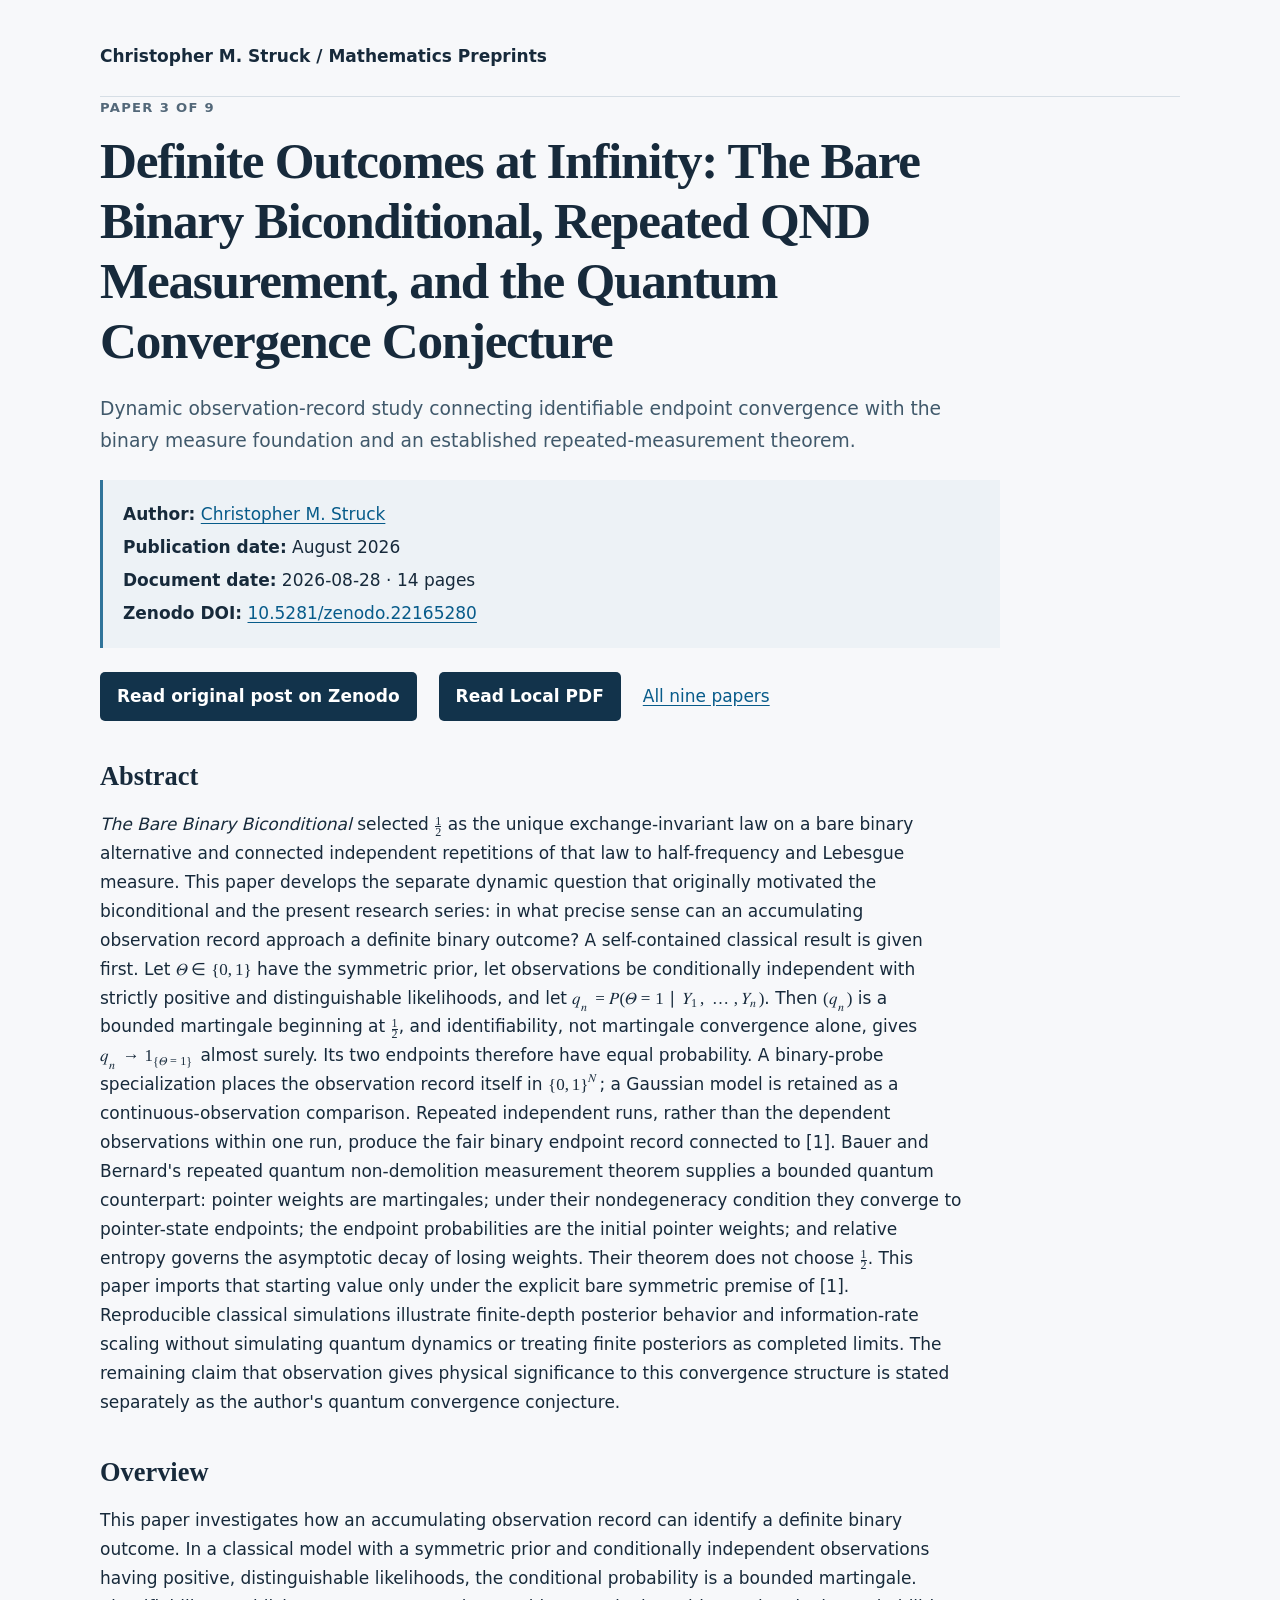
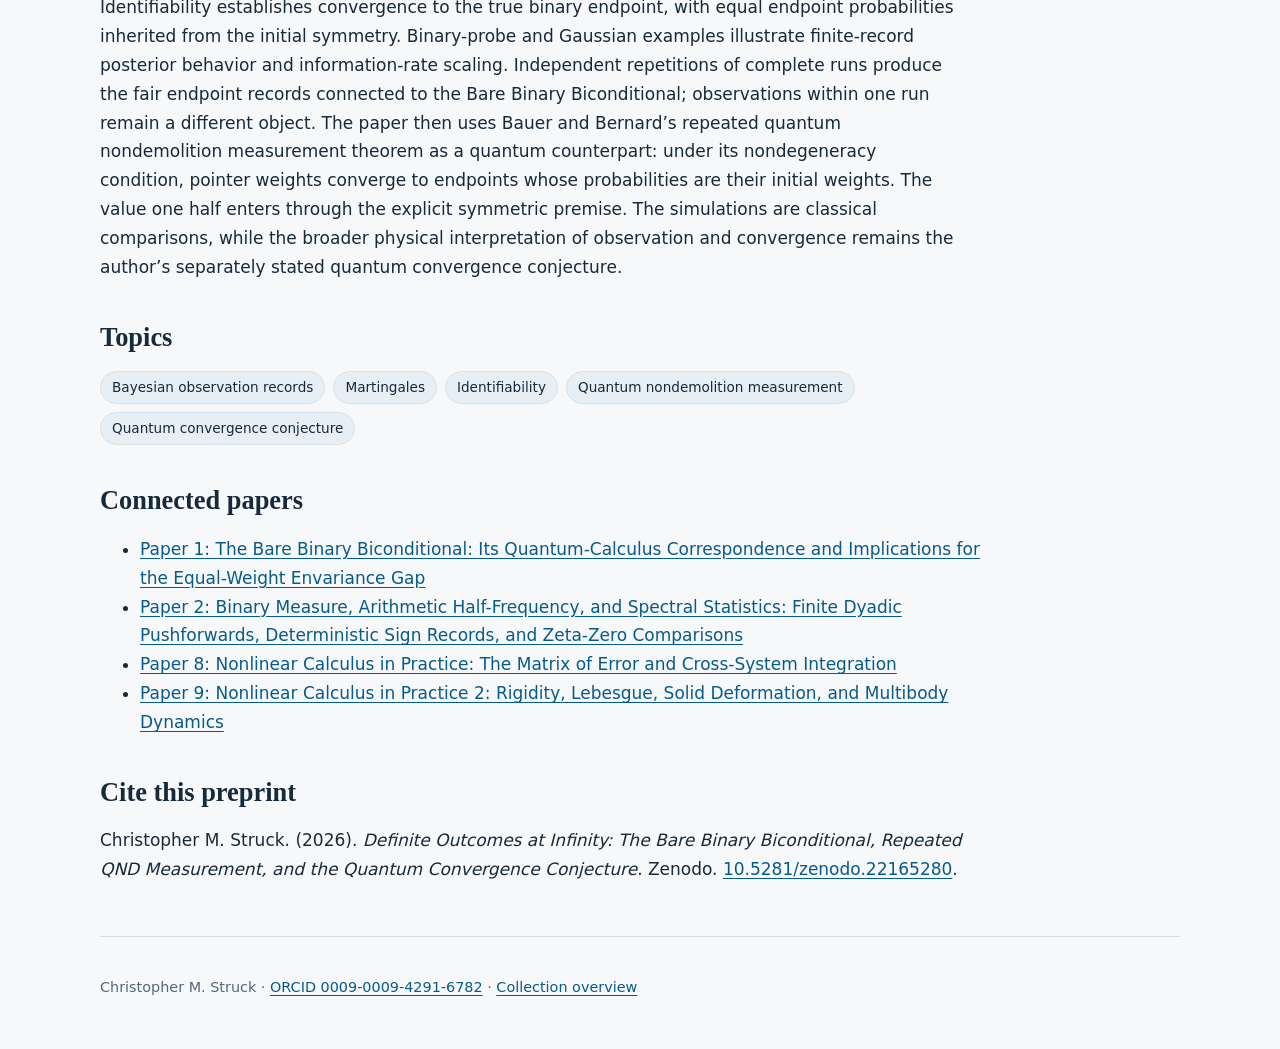
<file: papers/03-definite-outcomes-at-infinity/index.html>
<!doctype html>
<html lang="en"><head><meta charset="utf-8"><meta name="viewport" content="width=device-width,initial-scale=1">
<title>Definite Outcomes at Infinity: The Bare Binary Biconditional, Repeated QND Measurement, and the Quantum Convergence Conjecture | Christopher M. Struck</title><meta name="description" content="Examines how observation records converge to definite binary outcomes through Bayesian identifiability and repeated quantum nondemolition measurement."><meta name="author" content="Christopher M. Struck"><meta name="robots" content="index,follow">
<meta name="citation_title" content="Definite Outcomes at Infinity: The Bare Binary Biconditional, Repeated QND Measurement, and the Quantum Convergence Conjecture">
<meta name="citation_author" content="Christopher M. Struck">
<meta name="citation_publication_date" content="2026">
<meta name="citation_doi" content="10.5281/zenodo.22165280">
<meta name="citation_pdf_url" content="https://struckchris.github.io/chrisstruck/papers/03-definite-outcomes-at-infinity/definite-outcomes-at-infinity.pdf">
<link rel="stylesheet" href="../../assets/site.css">
<script type="application/ld+json">{"@context": "https://schema.org", "@type": "ScholarlyArticle", "name": "Definite Outcomes at Infinity: The Bare Binary Biconditional, Repeated QND Measurement, and the Quantum Convergence Conjecture", "headline": "Definite Outcomes at Infinity: The Bare Binary Biconditional, Repeated QND Measurement, and the Quantum Convergence Conjecture", "author": {"@type": "Person", "name": "Christopher M. Struck", "identifier": "https://orcid.org/0009-0009-4291-6782"}, "identifier": "10.5281/zenodo.22165280", "sameAs": "https://doi.org/10.5281/zenodo.22165280", "description": "This paper investigates how an accumulating observation record can identify a definite binary outcome. In a classical model with a symmetric prior and conditionally independent observations having positive, distinguishable likelihoods, the conditional probability is a bounded martingale. Identifiability establishes convergence to the true binary endpoint, with equal endpoint probabilities inherited from the initial symmetry. Binary-probe and Gaussian examples illustrate finite-record posterior behavior and information-rate scaling. Independent repetitions of complete runs produce the fair endpoint records connected to the Bare Binary Biconditional; observations within one run remain a different object. The paper then uses Bauer and Bernard’s repeated quantum nondemolition measurement theorem as a quantum counterpart: under its nondegeneracy condition, pointer weights converge to endpoints whose probabilities are their initial weights. The value one half enters through the explicit symmetric premise. The simulations are classical comparisons, while the broader physical interpretation of observation and convergence remains the author’s separately stated quantum convergence conjecture.", "keywords": ["Bayesian observation records", "Martingales", "Identifiability", "Quantum nondemolition measurement", "Quantum convergence conjecture"], "inLanguage": "en", "isAccessibleForFree": true, "abstract": "The Bare Binary Biconditional selected 1/2 as the unique exchange-invariant law on a bare binary alternative and connected independent repetitions of that law to half-frequency and Lebesgue measure. This paper develops the separate dynamic question that originally motivated the biconditional and the present research series: in what precise sense can an accumulating observation record approach a definite binary outcome? A self-contained classical result is given first. Let Θ ∈ {0, 1} have the symmetric prior, let observations be conditionally independent with strictly positive and distinguishable likelihoods, and let qₙ = P(Θ = 1 ∣ Y₁, …, Yₙ). Then (qₙ) is a bounded martingale beginning at 1/2, and identifiability, not martingale convergence alone, gives qₙ → 1_{Θ=1} almost surely. Its two endpoints therefore have equal probability. A binary-probe specialization places the observation record itself in {0, 1}^ℕ; a Gaussian model is retained as a continuous-observation comparison. Repeated independent runs, rather than the dependent observations within one run, produce the fair binary endpoint record connected to [1]. Bauer and Bernard's repeated quantum non-demolition measurement theorem supplies a bounded quantum counterpart: pointer weights are martingales; under their nondegeneracy condition they converge to pointer-state endpoints; the endpoint probabilities are the initial pointer weights; and relative entropy governs the asymptotic decay of losing weights. Their theorem does not choose 1/2. This paper imports that starting value only under the explicit bare symmetric premise of [1]. Reproducible classical simulations illustrate finite-depth posterior behavior and information-rate scaling without simulating quantum dynamics or treating finite posteriors as completed limits. The remaining claim that observation gives physical significance to this convergence structure is stated separately as the author's quantum convergence conjecture."}</script>
</head><body><a class="skip" href="#content">Skip to content</a><header><p><a class="brand" href="../../index.html">Christopher M. Struck / Mathematics Preprints</a></p></header>
<main id="content"><article class="paper-body"><p class="eyebrow">Paper 3 of 9</p><h1>Definite Outcomes at Infinity: The Bare Binary Biconditional, Repeated QND Measurement, and the Quantum Convergence Conjecture</h1>
<p class="lead">Dynamic observation-record study connecting identifiable endpoint convergence with the binary measure foundation and an established repeated-measurement theorem.</p><div class="metadata"><p><strong>Author:</strong> <a href="https://orcid.org/0009-0009-4291-6782">Christopher M. Struck</a></p><p><strong>Publication date:</strong> August 2026</p><p><strong>Document date:</strong> 2026-08-28 · 14 pages</p><p><strong>Zenodo DOI:</strong> <a href="https://doi.org/10.5281/zenodo.22165280">10.5281/zenodo.22165280</a></p></div>
<div class="links"><a class="button" href="https://doi.org/10.5281/zenodo.22165280">Read original post on Zenodo</a><a class="button" href="definite-outcomes-at-infinity.pdf">Read Local PDF</a><a href="../../index.html">All nine papers</a></div>
<section id="original-abstract" aria-labelledby="abstract-heading">
<h2 id="abstract-heading">Abstract</h2>
<p><em>The Bare Binary Biconditional</em> selected <math xmlns="http://www.w3.org/1998/Math/MathML" aria-label="1/2"><semantics><mrow><mfrac><mn>1</mn><mn>2</mn></mfrac></mrow><annotation encoding="application/x-tex">1/2</annotation></semantics></math> as the unique exchange-invariant law on a bare binary alternative and connected independent repetitions of that law to half-frequency and Lebesgue measure. This paper develops the separate dynamic question that originally motivated the biconditional and the present research series: in what precise sense can an accumulating observation record approach a definite binary outcome? A self-contained classical result is given first. Let <math xmlns="http://www.w3.org/1998/Math/MathML" aria-label="Θ ∈ {0, 1}"><semantics><mrow><mi>Θ</mi><mo>∈</mo><mrow><mo>{</mo><mn>0</mn><mo>,</mo><mn>1</mn><mo>}</mo></mrow></mrow><annotation encoding="application/x-tex">\Theta\in\{0,1\}</annotation></semantics></math> have the symmetric prior, let observations be conditionally independent with strictly positive and distinguishable likelihoods, and let <math xmlns="http://www.w3.org/1998/Math/MathML" aria-label="qₙ = P(Θ = 1 ∣ Y₁, …, Yₙ)"><semantics><mrow><msub><mi>q</mi><mi>n</mi></msub><mo>=</mo><mi>P</mi><mo>(</mo><mi>Θ</mi><mo>=</mo><mn>1</mn><mo>∣</mo><msub><mi>Y</mi><mn>1</mn></msub><mo>,</mo><mo>…</mo><mo>,</mo><msub><mi>Y</mi><mi>n</mi></msub><mo>)</mo></mrow><annotation encoding="application/x-tex">q_n=P(\Theta=1\mid Y_1,\ldots,Y_n)</annotation></semantics></math>. Then <math xmlns="http://www.w3.org/1998/Math/MathML" aria-label="(qₙ)"><semantics><mrow><mo>(</mo><msub><mi>q</mi><mi>n</mi></msub><mo>)</mo></mrow><annotation encoding="application/x-tex">(q_n)</annotation></semantics></math> is a bounded martingale beginning at <math xmlns="http://www.w3.org/1998/Math/MathML" aria-label="1/2"><semantics><mrow><mfrac><mn>1</mn><mn>2</mn></mfrac></mrow><annotation encoding="application/x-tex">1/2</annotation></semantics></math>, and identifiability, not martingale convergence alone, gives <math xmlns="http://www.w3.org/1998/Math/MathML" aria-label="qₙ → 1_{Θ=1}"><semantics><mrow><msub><mi>q</mi><mi>n</mi></msub><mo>→</mo><msub><mn mathvariant="bold">1</mn><mrow><mo>{</mo><mi>Θ</mi><mo>=</mo><mn>1</mn><mo>}</mo></mrow></msub></mrow><annotation encoding="application/x-tex">q_n\to\mathbf1_{\{\Theta=1\}}</annotation></semantics></math> almost surely. Its two endpoints therefore have equal probability. A binary-probe specialization places the observation record itself in <math xmlns="http://www.w3.org/1998/Math/MathML" aria-label="{0, 1}^ℕ"><semantics><mrow><msup><mrow><mo>{</mo><mn>0</mn><mo>,</mo><mn>1</mn><mo>}</mo></mrow><mi mathvariant="double-struck">N</mi></msup></mrow><annotation encoding="application/x-tex">\{0,1\}^{\mathbb N}</annotation></semantics></math>; a Gaussian model is retained as a continuous-observation comparison. Repeated independent runs, rather than the dependent observations within one run, produce the fair binary endpoint record connected to [1]. Bauer and Bernard&#x27;s repeated quantum non-demolition measurement theorem supplies a bounded quantum counterpart: pointer weights are martingales; under their nondegeneracy condition they converge to pointer-state endpoints; the endpoint probabilities are the initial pointer weights; and relative entropy governs the asymptotic decay of losing weights. Their theorem does not choose <math xmlns="http://www.w3.org/1998/Math/MathML" aria-label="1/2"><semantics><mrow><mfrac><mn>1</mn><mn>2</mn></mfrac></mrow><annotation encoding="application/x-tex">1/2</annotation></semantics></math>. This paper imports that starting value only under the explicit bare symmetric premise of [1]. Reproducible classical simulations illustrate finite-depth posterior behavior and information-rate scaling without simulating quantum dynamics or treating finite posteriors as completed limits. The remaining claim that observation gives physical significance to this convergence structure is stated separately as the author&#x27;s quantum convergence conjecture.</p>
</section>
<h2>Overview</h2><p>This paper investigates how an accumulating observation record can identify a definite binary outcome. In a classical model with a symmetric prior and conditionally independent observations having positive, distinguishable likelihoods, the conditional probability is a bounded martingale. Identifiability establishes convergence to the true binary endpoint, with equal endpoint probabilities inherited from the initial symmetry. Binary-probe and Gaussian examples illustrate finite-record posterior behavior and information-rate scaling. Independent repetitions of complete runs produce the fair endpoint records connected to the Bare Binary Biconditional; observations within one run remain a different object. The paper then uses Bauer and Bernard’s repeated quantum nondemolition measurement theorem as a quantum counterpart: under its nondegeneracy condition, pointer weights converge to endpoints whose probabilities are their initial weights. The value one half enters through the explicit symmetric premise. The simulations are classical comparisons, while the broader physical interpretation of observation and convergence remains the author’s separately stated quantum convergence conjecture.</p><h2>Topics</h2><ul class="topics"><li>Bayesian observation records</li><li>Martingales</li><li>Identifiability</li><li>Quantum nondemolition measurement</li><li>Quantum convergence conjecture</li></ul><h2>Connected papers</h2><ul><li><a href="../01-bare-binary-biconditional/index.html">Paper 1: The Bare Binary Biconditional: Its Quantum-Calculus Correspondence and Implications for the Equal-Weight Envariance Gap</a></li><li><a href="../02-binary-measure-and-spectral-statistics/index.html">Paper 2: Binary Measure, Arithmetic Half-Frequency, and Spectral Statistics: Finite Dyadic Pushforwards, Deterministic Sign Records, and Zeta-Zero Comparisons</a></li><li><a href="../08-nonlinear-calculus-in-practice/index.html">Paper 8: Nonlinear Calculus in Practice: The Matrix of Error and Cross-System Integration</a></li><li><a href="../09-rigidity-and-multibody-dynamics/index.html">Paper 9: Nonlinear Calculus in Practice 2: Rigidity, Lebesgue, Solid Deformation, and Multibody Dynamics</a></li></ul>
<h2>Cite this preprint</h2><p>Christopher M. Struck. (2026). <em>Definite Outcomes at Infinity: The Bare Binary Biconditional, Repeated QND Measurement, and the Quantum Convergence Conjecture</em>. Zenodo. <a href="https://doi.org/10.5281/zenodo.22165280">10.5281/zenodo.22165280</a>.</p></article></main><footer><p>Christopher M. Struck · <a href="https://orcid.org/0009-0009-4291-6782">ORCID 0009-0009-4291-6782</a> · <a href="../../">Collection overview</a></p></footer></body></html>
</file>
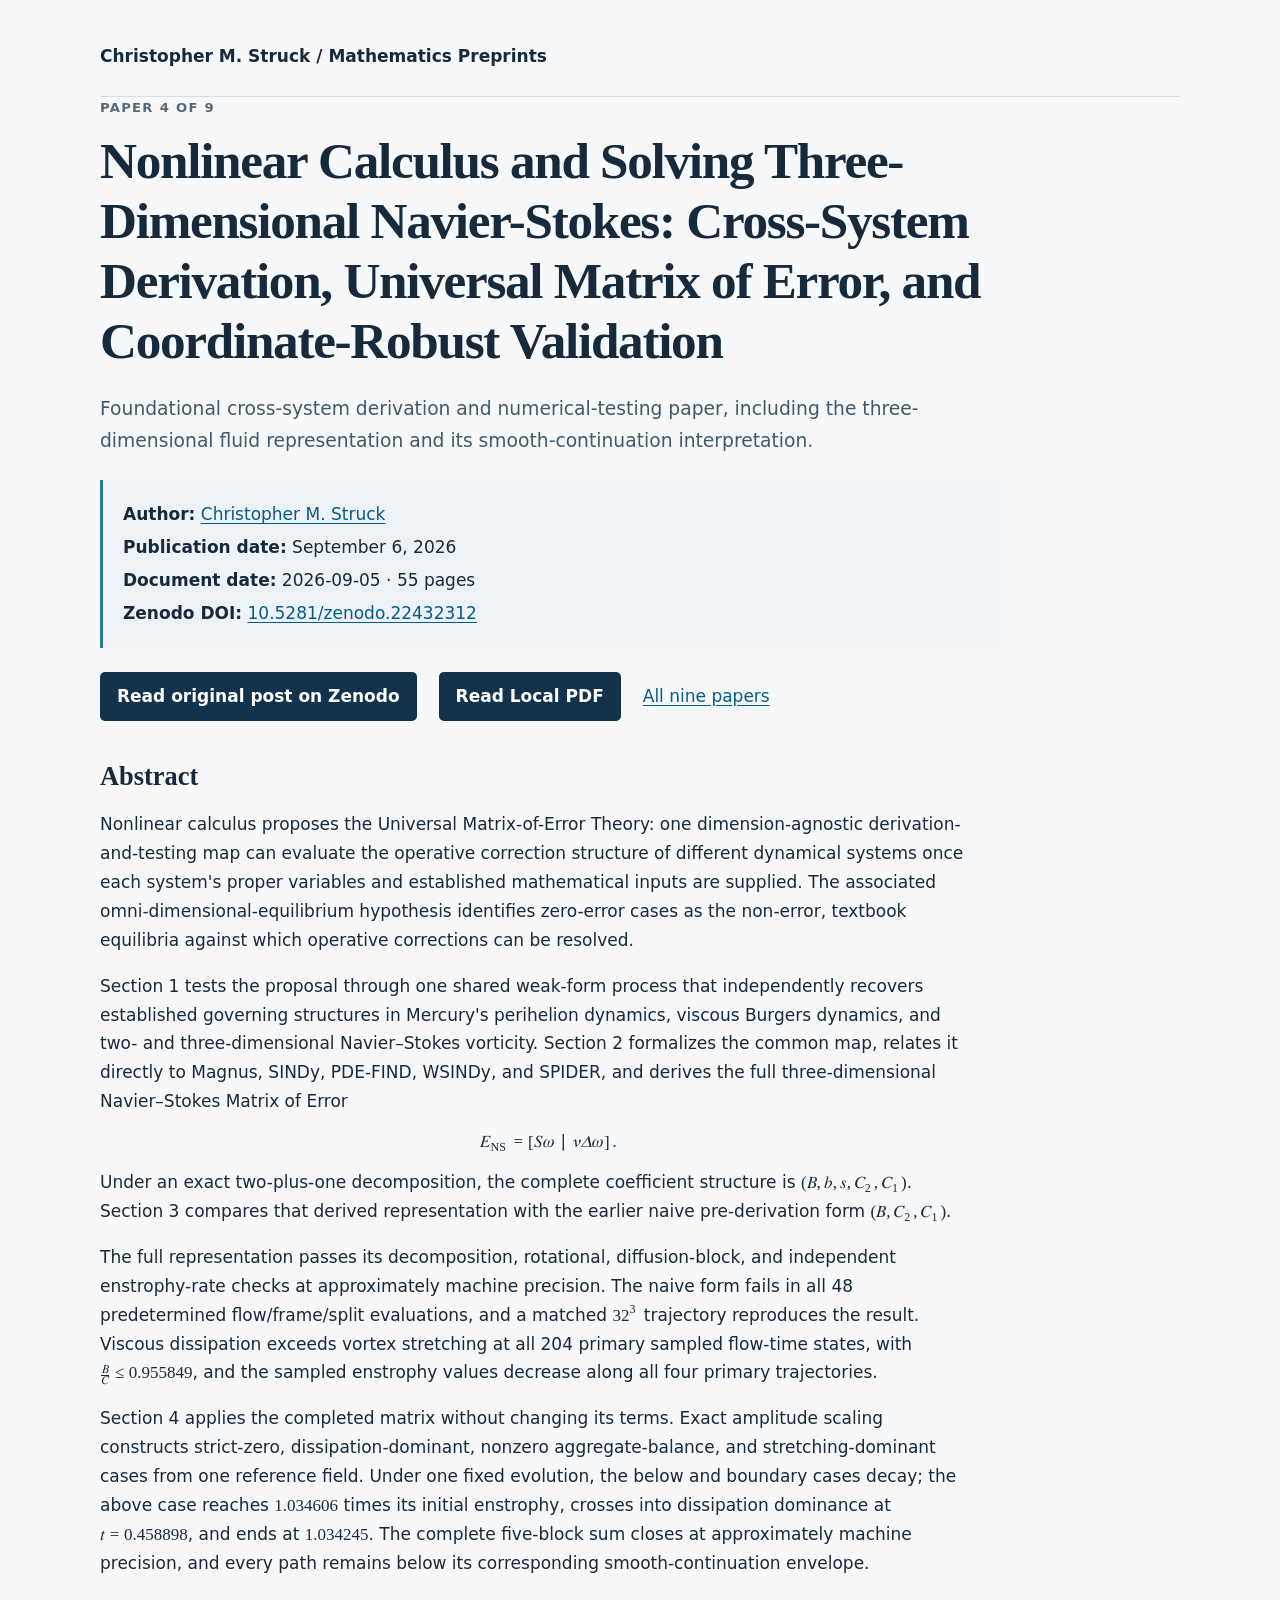
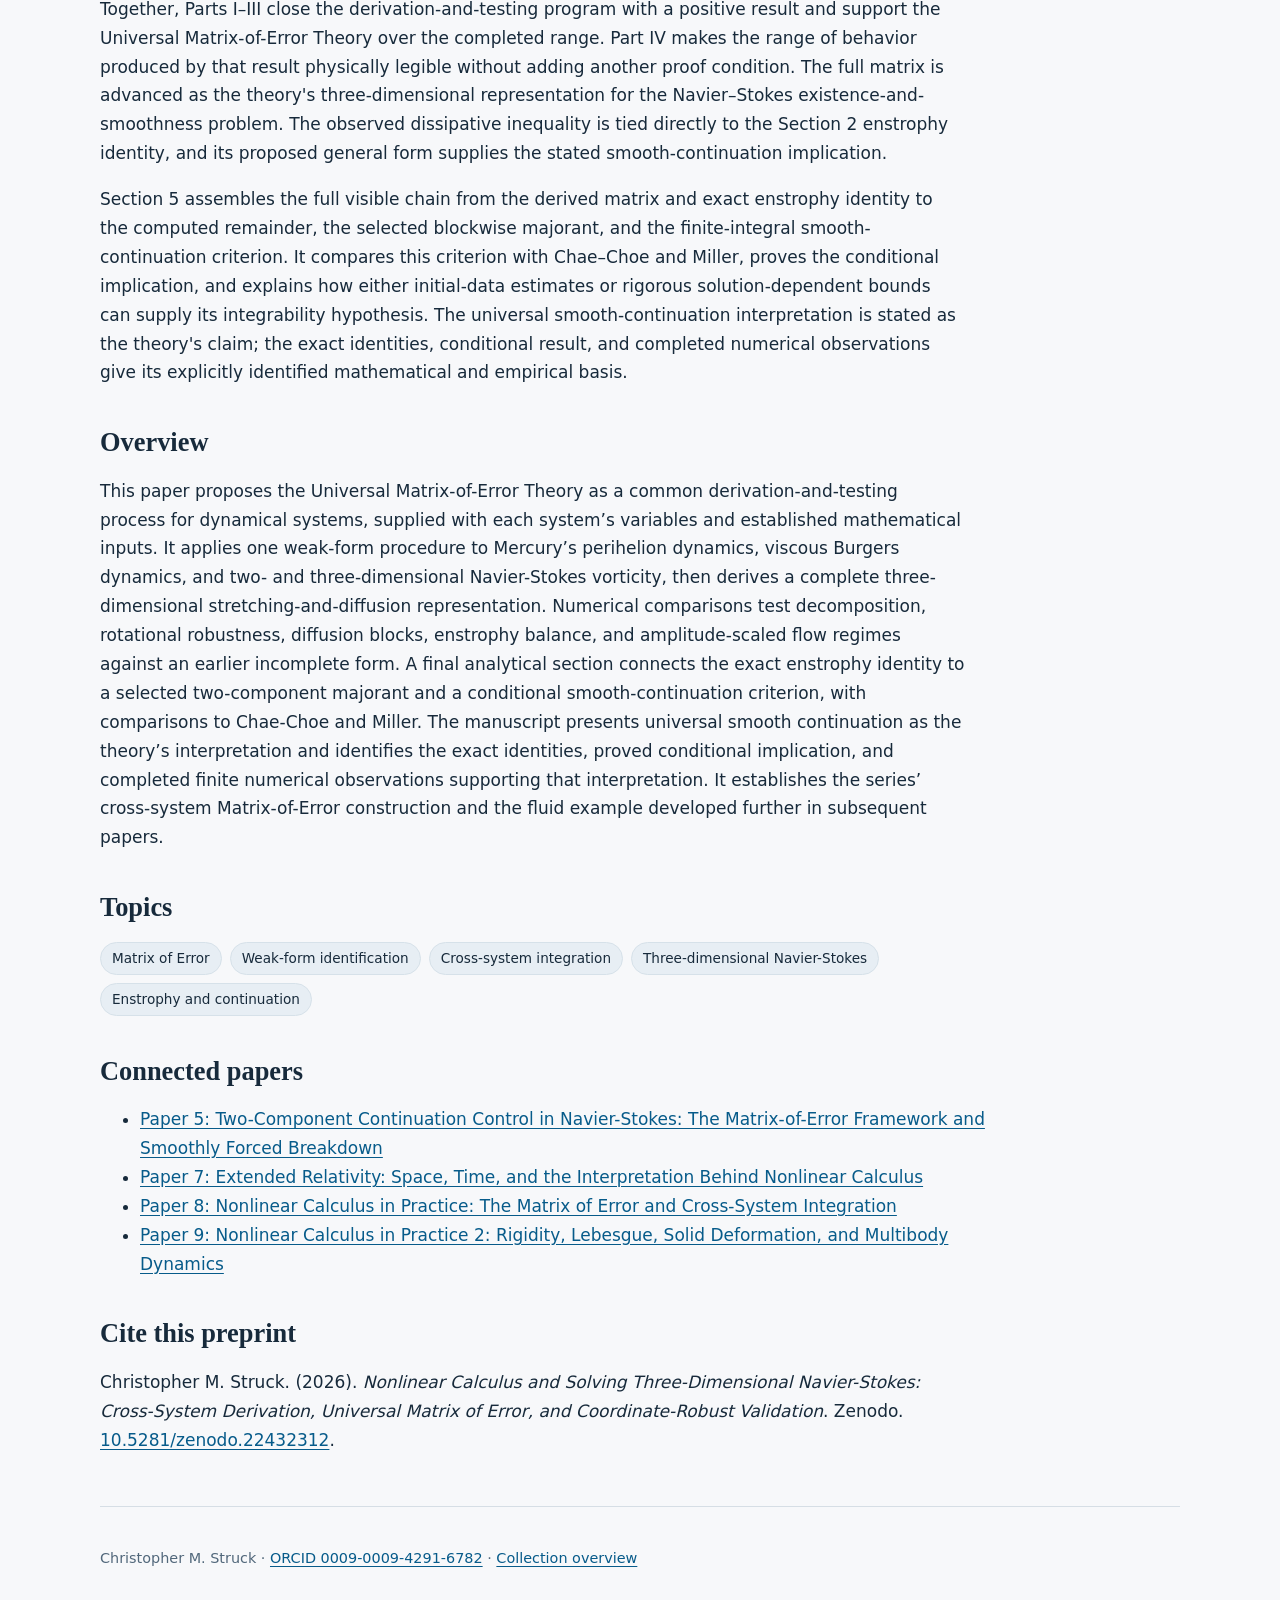
<file: papers/04-nonlinear-calculus-and-navier-stokes/index.html>
<!doctype html>
<html lang="en"><head><meta charset="utf-8"><meta name="viewport" content="width=device-width,initial-scale=1">
<title>Nonlinear Calculus and Solving Three-Dimensional Navier-Stokes: Cross-System Derivation, Universal Matrix of Error, and Coordinate-Robust Validation | Christopher M. Struck</title><meta name="description" content="Develops the Matrix of Error across dynamical systems, derives its full 3D Navier-Stokes representation, and evaluates smooth-continuation envelopes."><meta name="author" content="Christopher M. Struck"><meta name="robots" content="index,follow">
<meta name="citation_title" content="Nonlinear Calculus and Solving Three-Dimensional Navier-Stokes: Cross-System Derivation, Universal Matrix of Error, and Coordinate-Robust Validation">
<meta name="citation_author" content="Christopher M. Struck">
<meta name="citation_publication_date" content="2026/09/06">
<meta name="citation_doi" content="10.5281/zenodo.22432312">
<meta name="citation_pdf_url" content="https://struckchris.github.io/chrisstruck/papers/04-nonlinear-calculus-and-navier-stokes/nonlinear-calculus-and-navier-stokes.pdf">
<link rel="stylesheet" href="../../assets/site.css">
<script type="application/ld+json">{"@context": "https://schema.org", "@type": "ScholarlyArticle", "name": "Nonlinear Calculus and Solving Three-Dimensional Navier-Stokes: Cross-System Derivation, Universal Matrix of Error, and Coordinate-Robust Validation", "headline": "Nonlinear Calculus and Solving Three-Dimensional Navier-Stokes: Cross-System Derivation, Universal Matrix of Error, and Coordinate-Robust Validation", "author": {"@type": "Person", "name": "Christopher M. Struck", "identifier": "https://orcid.org/0009-0009-4291-6782"}, "identifier": "10.5281/zenodo.22432312", "sameAs": "https://doi.org/10.5281/zenodo.22432312", "description": "This paper proposes the Universal Matrix-of-Error Theory as a common derivation-and-testing process for dynamical systems, supplied with each system’s variables and established mathematical inputs. It applies one weak-form procedure to Mercury’s perihelion dynamics, viscous Burgers dynamics, and two- and three-dimensional Navier-Stokes vorticity, then derives a complete three-dimensional stretching-and-diffusion representation. Numerical comparisons test decomposition, rotational robustness, diffusion blocks, enstrophy balance, and amplitude-scaled flow regimes against an earlier incomplete form. A final analytical section connects the exact enstrophy identity to a selected two-component majorant and a conditional smooth-continuation criterion, with comparisons to Chae-Choe and Miller. The manuscript presents universal smooth continuation as the theory’s interpretation and identifies the exact identities, proved conditional implication, and completed finite numerical observations supporting that interpretation. It establishes the series’ cross-system Matrix-of-Error construction and the fluid example developed further in subsequent papers.", "keywords": ["Matrix of Error", "Weak-form identification", "Cross-system integration", "Three-dimensional Navier-Stokes", "Enstrophy and continuation"], "inLanguage": "en", "isAccessibleForFree": true, "abstract": "Nonlinear calculus proposes the Universal Matrix-of-Error Theory: one dimension-agnostic derivation-and-testing map can evaluate the operative correction structure of different dynamical systems once each system's proper variables and established mathematical inputs are supplied. The associated omni-dimensional-equilibrium hypothesis identifies zero-error cases as the non-error, textbook equilibria against which operative corrections can be resolved.\n\nSection 1 tests the proposal through one shared weak-form process that independently recovers established governing structures in Mercury's perihelion dynamics, viscous Burgers dynamics, and two- and three-dimensional Navier–Stokes vorticity. Section 2 formalizes the common map, relates it directly to Magnus, SINDy, PDE-FIND, WSINDy, and SPIDER, and derives the full three-dimensional Navier–Stokes Matrix of Error\n\n𝔈_NS = [Sω | νΔω].\n\nUnder an exact two-plus-one decomposition, the complete coefficient structure is (B, b, s, C₂, C₁). Section 3 compares that derived representation with the earlier naive pre-derivation form (B, C₂, C₁).\n\nThe full representation passes its decomposition, rotational, diffusion-block, and independent enstrophy-rate checks at approximately machine precision. The naive form fails in all 48 predetermined flow/frame/split evaluations, and a matched 32³ trajectory reproduces the result. Viscous dissipation exceeds vortex stretching at all 204 primary sampled flow-time states, with ℬ/𝒞 ≤ 0.955849, and the sampled enstrophy values decrease along all four primary trajectories.\n\nSection 4 applies the completed matrix without changing its terms. Exact amplitude scaling constructs strict-zero, dissipation-dominant, nonzero aggregate-balance, and stretching-dominant cases from one reference field. Under one fixed evolution, the below and boundary cases decay; the above case reaches 1.034606 times its initial enstrophy, crosses into dissipation dominance at t = 0.458898, and ends at 1.034245. The complete five-block sum closes at approximately machine precision, and every path remains below its corresponding smooth-continuation envelope.\n\nTogether, Parts I–III close the derivation-and-testing program with a positive result and support the Universal Matrix-of-Error Theory over the completed range. Part IV makes the range of behavior produced by that result physically legible without adding another proof condition. The full matrix is advanced as the theory's three-dimensional representation for the Navier–Stokes existence-and-smoothness problem. The observed dissipative inequality is tied directly to the Section 2 enstrophy identity, and its proposed general form supplies the stated smooth-continuation implication.\n\nSection 5 assembles the full visible chain from the derived matrix and exact enstrophy identity to the computed remainder, the selected blockwise majorant, and the finite-integral smooth-continuation criterion. It compares this criterion with Chae–Choe and Miller, proves the conditional implication, and explains how either initial-data estimates or rigorous solution-dependent bounds can supply its integrability hypothesis. The universal smooth-continuation interpretation is stated as the theory's claim; the exact identities, conditional result, and completed numerical observations give its explicitly identified mathematical and empirical basis."}</script>
</head><body><a class="skip" href="#content">Skip to content</a><header><p><a class="brand" href="../../index.html">Christopher M. Struck / Mathematics Preprints</a></p></header>
<main id="content"><article class="paper-body"><p class="eyebrow">Paper 4 of 9</p><h1>Nonlinear Calculus and Solving Three-Dimensional Navier-Stokes: Cross-System Derivation, Universal Matrix of Error, and Coordinate-Robust Validation</h1>
<p class="lead">Foundational cross-system derivation and numerical-testing paper, including the three-dimensional fluid representation and its smooth-continuation interpretation.</p><div class="metadata"><p><strong>Author:</strong> <a href="https://orcid.org/0009-0009-4291-6782">Christopher M. Struck</a></p><p><strong>Publication date:</strong> September 6, 2026</p><p><strong>Document date:</strong> 2026-09-05 · 55 pages</p><p><strong>Zenodo DOI:</strong> <a href="https://doi.org/10.5281/zenodo.22432312">10.5281/zenodo.22432312</a></p></div>
<div class="links"><a class="button" href="https://doi.org/10.5281/zenodo.22432312">Read original post on Zenodo</a><a class="button" href="nonlinear-calculus-and-navier-stokes.pdf">Read Local PDF</a><a href="../../index.html">All nine papers</a></div>
<section id="original-abstract" aria-labelledby="abstract-heading">
<h2 id="abstract-heading">Abstract</h2>
<p>Nonlinear calculus proposes the Universal Matrix-of-Error Theory: one dimension-agnostic derivation-and-testing map can evaluate the operative correction structure of different dynamical systems once each system's proper variables and established mathematical inputs are supplied. The associated omni-dimensional-equilibrium hypothesis identifies zero-error cases as the non-error, textbook equilibria against which operative corrections can be resolved.</p>
<p>Section 1 tests the proposal through one shared weak-form process that independently recovers established governing structures in Mercury's perihelion dynamics, viscous Burgers dynamics, and two- and three-dimensional Navier–Stokes vorticity. Section 2 formalizes the common map, relates it directly to Magnus, SINDy, PDE-FIND, WSINDy, and SPIDER, and derives the full three-dimensional Navier–Stokes Matrix of Error</p>
<div style="overflow-x:auto"><math xmlns="http://www.w3.org/1998/Math/MathML" display="block"><semantics><mrow><msub><mi mathvariant="fraktur">E</mi><mi mathvariant="normal">NS</mi></msub><mo>=</mo><mo>[</mo><mi>S</mi><mi>ω</mi><mo>∣</mo><mi>ν</mi><mi>Δ</mi><mi>ω</mi><mo>]</mo><mo>.</mo></mrow><annotation encoding="application/x-tex">\Ephys_{\mathrm{NS}}=[S\omega\mid\nu\Delta\omega].</annotation></semantics></math></div>
<p>Under an exact two-plus-one decomposition, the complete coefficient structure is <math xmlns="http://www.w3.org/1998/Math/MathML"><semantics><mrow><mo>(</mo><mi>B</mi><mo>,</mo><mi>b</mi><mo>,</mo><mi>s</mi><mo>,</mo><msub><mi>C</mi><mn>2</mn></msub><mo>,</mo><msub><mi>C</mi><mn>1</mn></msub><mo>)</mo></mrow><annotation encoding="application/x-tex">(B,b,s,C_2,C_1)</annotation></semantics></math>. Section 3 compares that derived representation with the earlier naive pre-derivation form <math xmlns="http://www.w3.org/1998/Math/MathML"><semantics><mrow><mo>(</mo><mi>B</mi><mo>,</mo><msub><mi>C</mi><mn>2</mn></msub><mo>,</mo><msub><mi>C</mi><mn>1</mn></msub><mo>)</mo></mrow><annotation encoding="application/x-tex">(B,C_2,C_1)</annotation></semantics></math>.</p>
<p>The full representation passes its decomposition, rotational, diffusion-block, and independent enstrophy-rate checks at approximately machine precision. The naive form fails in all 48 predetermined flow/frame/split evaluations, and a matched <math xmlns="http://www.w3.org/1998/Math/MathML"><semantics><mrow><msup><mn>32</mn><mn>3</mn></msup></mrow><annotation encoding="application/x-tex">32^3</annotation></semantics></math> trajectory reproduces the result. Viscous dissipation exceeds vortex stretching at all 204 primary sampled flow-time states, with <math xmlns="http://www.w3.org/1998/Math/MathML"><semantics><mrow><mfrac><mi mathvariant="script">B</mi><mi mathvariant="script">C</mi></mfrac><mo>≤</mo><mn>0.955849</mn></mrow><annotation encoding="application/x-tex">\mathcal B/\mathcal C\leq0.955849</annotation></semantics></math>, and the sampled enstrophy values decrease along all four primary trajectories.</p>
<p>Section 4 applies the completed matrix without changing its terms. Exact amplitude scaling constructs strict-zero, dissipation-dominant, nonzero aggregate-balance, and stretching-dominant cases from one reference field. Under one fixed evolution, the below and boundary cases decay; the above case reaches <math xmlns="http://www.w3.org/1998/Math/MathML"><semantics><mrow><mn>1.034606</mn></mrow><annotation encoding="application/x-tex">1.034606</annotation></semantics></math> times its initial enstrophy, crosses into dissipation dominance at <math xmlns="http://www.w3.org/1998/Math/MathML"><semantics><mrow><mi>t</mi><mo>=</mo><mn>0.458898</mn></mrow><annotation encoding="application/x-tex">t=0.458898</annotation></semantics></math>, and ends at <math xmlns="http://www.w3.org/1998/Math/MathML"><semantics><mrow><mn>1.034245</mn></mrow><annotation encoding="application/x-tex">1.034245</annotation></semantics></math>. The complete five-block sum closes at approximately machine precision, and every path remains below its corresponding smooth-continuation envelope.</p>
<p>Together, Parts I–III close the derivation-and-testing program with a positive result and support the Universal Matrix-of-Error Theory over the completed range. Part IV makes the range of behavior produced by that result physically legible without adding another proof condition. The full matrix is advanced as the theory's three-dimensional representation for the Navier–Stokes existence-and-smoothness problem. The observed dissipative inequality is tied directly to the Section 2 enstrophy identity, and its proposed general form supplies the stated smooth-continuation implication.</p>
<p>Section 5 assembles the full visible chain from the derived matrix and exact enstrophy identity to the computed remainder, the selected blockwise majorant, and the finite-integral smooth-continuation criterion. It compares this criterion with Chae–Choe and Miller, proves the conditional implication, and explains how either initial-data estimates or rigorous solution-dependent bounds can supply its integrability hypothesis. The universal smooth-continuation interpretation is stated as the theory's claim; the exact identities, conditional result, and completed numerical observations give its explicitly identified mathematical and empirical basis.</p>
</section>
<h2>Overview</h2><p>This paper proposes the Universal Matrix-of-Error Theory as a common derivation-and-testing process for dynamical systems, supplied with each system’s variables and established mathematical inputs. It applies one weak-form procedure to Mercury’s perihelion dynamics, viscous Burgers dynamics, and two- and three-dimensional Navier-Stokes vorticity, then derives a complete three-dimensional stretching-and-diffusion representation. Numerical comparisons test decomposition, rotational robustness, diffusion blocks, enstrophy balance, and amplitude-scaled flow regimes against an earlier incomplete form. A final analytical section connects the exact enstrophy identity to a selected two-component majorant and a conditional smooth-continuation criterion, with comparisons to Chae-Choe and Miller. The manuscript presents universal smooth continuation as the theory’s interpretation and identifies the exact identities, proved conditional implication, and completed finite numerical observations supporting that interpretation. It establishes the series’ cross-system Matrix-of-Error construction and the fluid example developed further in subsequent papers.</p><h2>Topics</h2><ul class="topics"><li>Matrix of Error</li><li>Weak-form identification</li><li>Cross-system integration</li><li>Three-dimensional Navier-Stokes</li><li>Enstrophy and continuation</li></ul><h2>Connected papers</h2><ul><li><a href="../05-navier-stokes-continuation/index.html">Paper 5: Two-Component Continuation Control in Navier-Stokes: The Matrix-of-Error Framework and Smoothly Forced Breakdown</a></li><li><a href="../07-extended-relativity/index.html">Paper 7: Extended Relativity: Space, Time, and the Interpretation Behind Nonlinear Calculus</a></li><li><a href="../08-nonlinear-calculus-in-practice/index.html">Paper 8: Nonlinear Calculus in Practice: The Matrix of Error and Cross-System Integration</a></li><li><a href="../09-rigidity-and-multibody-dynamics/index.html">Paper 9: Nonlinear Calculus in Practice 2: Rigidity, Lebesgue, Solid Deformation, and Multibody Dynamics</a></li></ul>
<h2>Cite this preprint</h2><p>Christopher M. Struck. (2026). <em>Nonlinear Calculus and Solving Three-Dimensional Navier-Stokes: Cross-System Derivation, Universal Matrix of Error, and Coordinate-Robust Validation</em>. Zenodo. <a href="https://doi.org/10.5281/zenodo.22432312">10.5281/zenodo.22432312</a>.</p></article></main><footer><p>Christopher M. Struck · <a href="https://orcid.org/0009-0009-4291-6782">ORCID 0009-0009-4291-6782</a> · <a href="../../">Collection overview</a></p></footer></body></html>
</file>
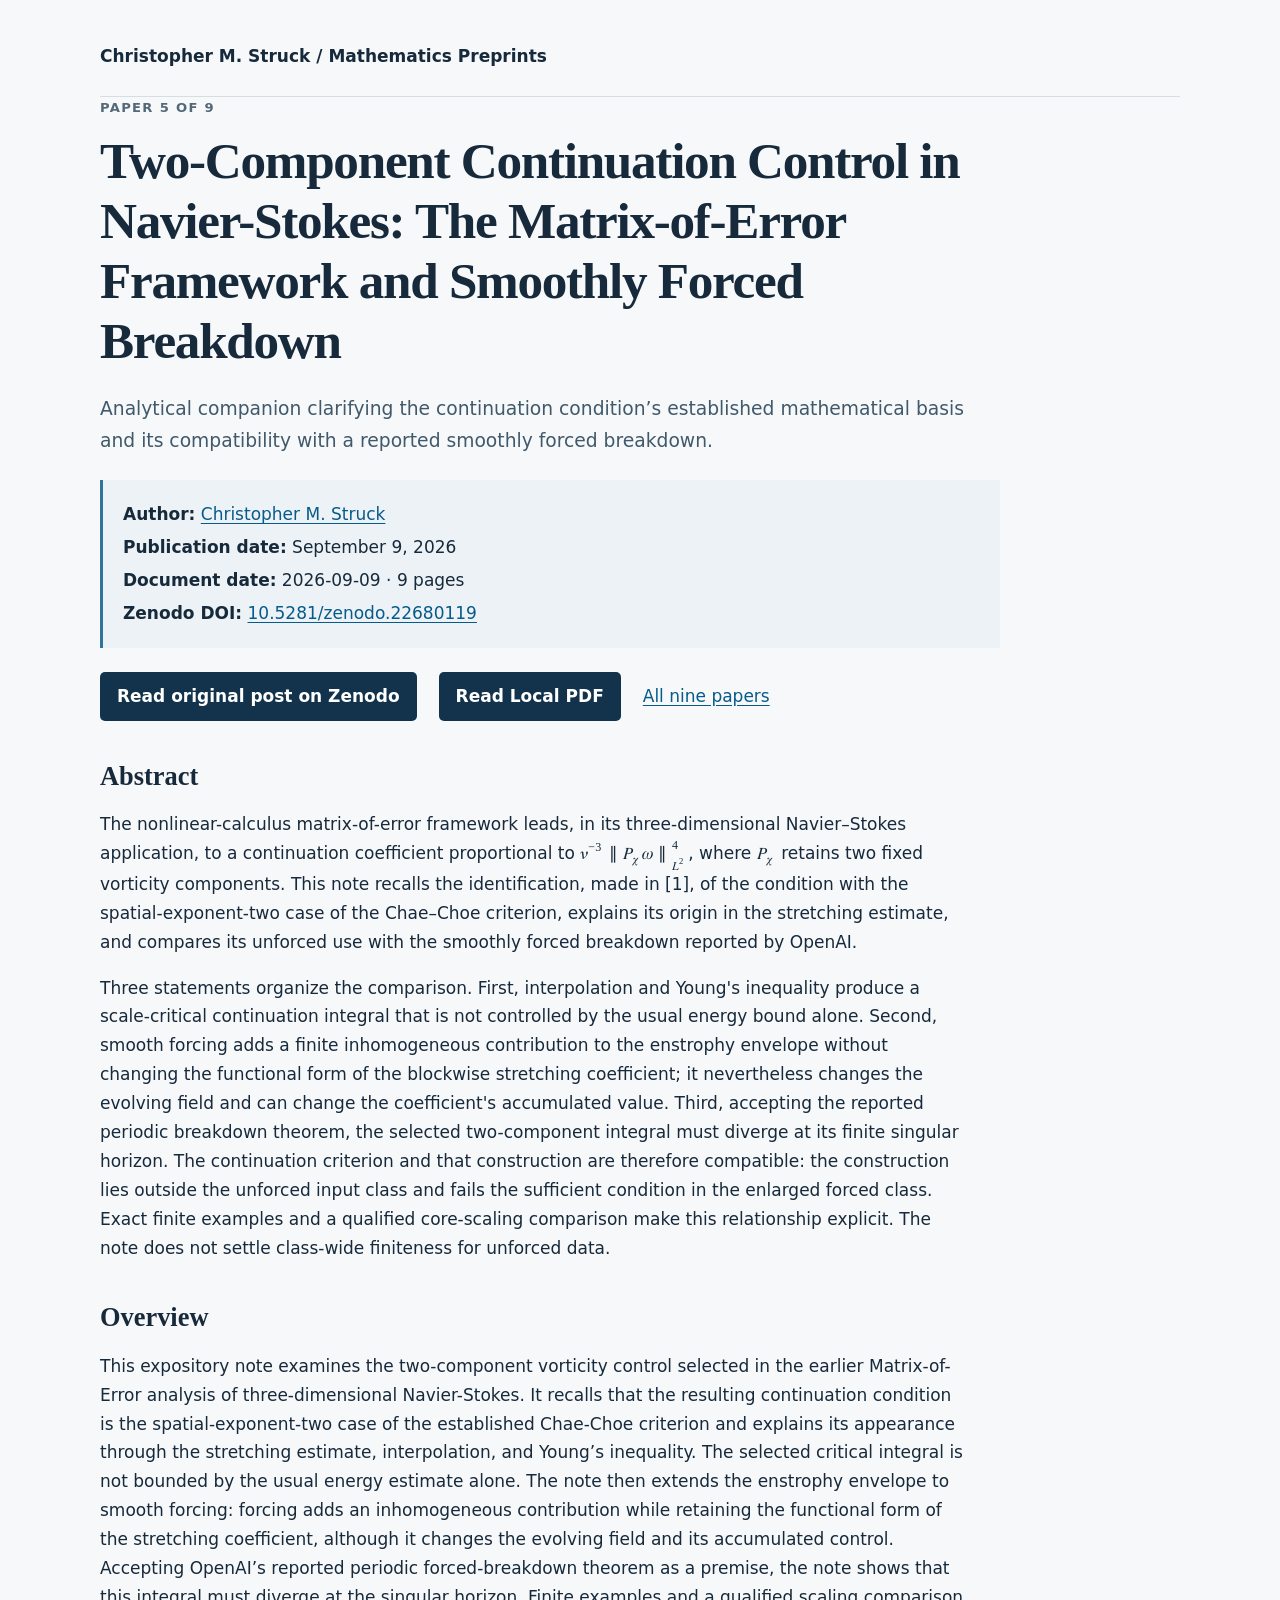
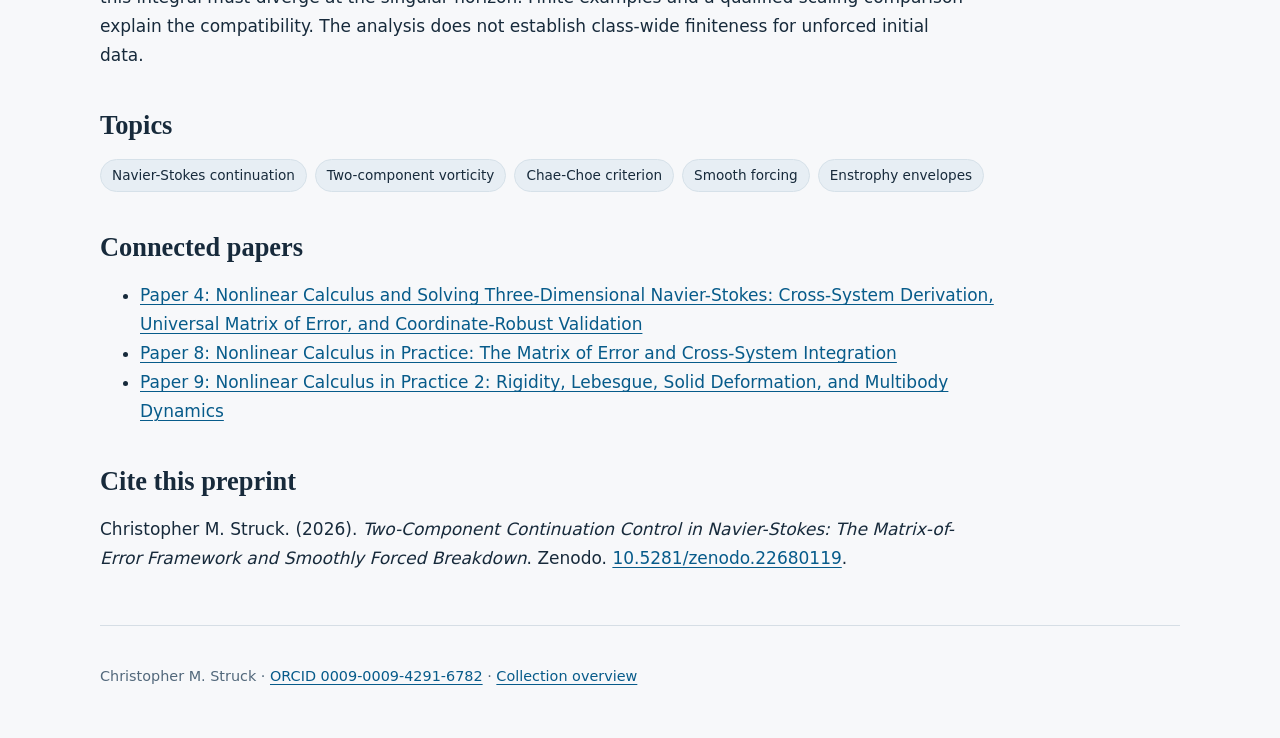
<file: papers/05-navier-stokes-continuation/index.html>
<!doctype html>
<html lang="en"><head><meta charset="utf-8"><meta name="viewport" content="width=device-width,initial-scale=1">
<title>Two-Component Continuation Control in Navier-Stokes: The Matrix-of-Error Framework and Smoothly Forced Breakdown | Christopher M. Struck</title><meta name="description" content="Explains two-component vorticity control in Navier-Stokes and its relation to enstrophy envelopes, the Chae-Choe criterion, and smooth forced breakdown."><meta name="author" content="Christopher M. Struck"><meta name="robots" content="index,follow">
<meta name="citation_title" content="Two-Component Continuation Control in Navier-Stokes: The Matrix-of-Error Framework and Smoothly Forced Breakdown">
<meta name="citation_author" content="Christopher M. Struck">
<meta name="citation_publication_date" content="2026/09/09">
<meta name="citation_doi" content="10.5281/zenodo.22680119">
<meta name="citation_pdf_url" content="https://struckchris.github.io/chrisstruck/papers/05-navier-stokes-continuation/navier-stokes-continuation.pdf">
<link rel="stylesheet" href="../../assets/site.css">
<script type="application/ld+json">{"@context": "https://schema.org", "@type": "ScholarlyArticle", "name": "Two-Component Continuation Control in Navier-Stokes: The Matrix-of-Error Framework and Smoothly Forced Breakdown", "headline": "Two-Component Continuation Control in Navier-Stokes: The Matrix-of-Error Framework and Smoothly Forced Breakdown", "author": {"@type": "Person", "name": "Christopher M. Struck", "identifier": "https://orcid.org/0009-0009-4291-6782"}, "identifier": "10.5281/zenodo.22680119", "sameAs": "https://doi.org/10.5281/zenodo.22680119", "description": "This expository note examines the two-component vorticity control selected in the earlier Matrix-of-Error analysis of three-dimensional Navier-Stokes. It recalls that the resulting continuation condition is the spatial-exponent-two case of the established Chae-Choe criterion and explains its appearance through the stretching estimate, interpolation, and Young’s inequality. The selected critical integral is not bounded by the usual energy estimate alone. The note then extends the enstrophy envelope to smooth forcing: forcing adds an inhomogeneous contribution while retaining the functional form of the stretching coefficient, although it changes the evolving field and its accumulated control. Accepting OpenAI’s reported periodic forced-breakdown theorem as a premise, the note shows that this integral must diverge at the singular horizon. Finite examples and a qualified scaling comparison explain the compatibility. The analysis does not establish class-wide finiteness for unforced initial data.", "keywords": ["Navier-Stokes continuation", "Two-component vorticity", "Chae-Choe criterion", "Smooth forcing", "Enstrophy envelopes"], "inLanguage": "en", "isAccessibleForFree": true, "abstract": "The nonlinear-calculus matrix-of-error framework leads, in its three-dimensional Navier–Stokes application, to a continuation coefficient proportional to ν⁻³‖Pχω‖⁴_L², where Pχ retains two fixed vorticity components. This note recalls the identification, made in [1], of the condition with the spatial-exponent-two case of the Chae–Choe criterion, explains its origin in the stretching estimate, and compares its unforced use with the smoothly forced breakdown reported by OpenAI.\n\nThree statements organize the comparison. First, interpolation and Young's inequality produce a scale-critical continuation integral that is not controlled by the usual energy bound alone. Second, smooth forcing adds a finite inhomogeneous contribution to the enstrophy envelope without changing the functional form of the blockwise stretching coefficient; it nevertheless changes the evolving field and can change the coefficient's accumulated value. Third, accepting the reported periodic breakdown theorem, the selected two-component integral must diverge at its finite singular horizon. The continuation criterion and that construction are therefore compatible: the construction lies outside the unforced input class and fails the sufficient condition in the enlarged forced class. Exact finite examples and a qualified core-scaling comparison make this relationship explicit. The note does not settle class-wide finiteness for unforced data."}</script>
</head><body><a class="skip" href="#content">Skip to content</a><header><p><a class="brand" href="../../index.html">Christopher M. Struck / Mathematics Preprints</a></p></header>
<main id="content"><article class="paper-body"><p class="eyebrow">Paper 5 of 9</p><h1>Two-Component Continuation Control in Navier-Stokes: The Matrix-of-Error Framework and Smoothly Forced Breakdown</h1>
<p class="lead">Analytical companion clarifying the continuation condition’s established mathematical basis and its compatibility with a reported smoothly forced breakdown.</p><div class="metadata"><p><strong>Author:</strong> <a href="https://orcid.org/0009-0009-4291-6782">Christopher M. Struck</a></p><p><strong>Publication date:</strong> September 9, 2026</p><p><strong>Document date:</strong> 2026-09-09 · 9 pages</p><p><strong>Zenodo DOI:</strong> <a href="https://doi.org/10.5281/zenodo.22680119">10.5281/zenodo.22680119</a></p></div>
<div class="links"><a class="button" href="https://doi.org/10.5281/zenodo.22680119">Read original post on Zenodo</a><a class="button" href="navier-stokes-continuation.pdf">Read Local PDF</a><a href="../../index.html">All nine papers</a></div>
<section id="original-abstract" aria-labelledby="abstract-heading">
<h2 id="abstract-heading">Abstract</h2>
<p>The nonlinear-calculus matrix-of-error framework leads, in its three-dimensional Navier–Stokes application, to a continuation coefficient proportional to <math xmlns="http://www.w3.org/1998/Math/MathML"><semantics><mrow><msup><mi>ν</mi><mrow><mo>−</mo><mn>3</mn></mrow></msup><msubsup><mrow><mo>∥</mo><msub><mi>P</mi><mi>χ</mi></msub><mi>ω</mi><mo>∥</mo></mrow><msup><mi>L</mi><mn>2</mn></msup><mn>4</mn></msubsup></mrow><annotation encoding="application/x-tex">\nu^{-3}\|P_\chi\omega\|_{L^2}^4</annotation></semantics></math>, where <math xmlns="http://www.w3.org/1998/Math/MathML"><semantics><mrow><msub><mi>P</mi><mi>χ</mi></msub></mrow><annotation encoding="application/x-tex">P_\chi</annotation></semantics></math> retains two fixed vorticity components. This note recalls the identification, made in [1], of the condition with the spatial-exponent-two case of the Chae–Choe criterion, explains its origin in the stretching estimate, and compares its unforced use with the smoothly forced breakdown reported by OpenAI.</p>
<p>Three statements organize the comparison. First, interpolation and Young's inequality produce a scale-critical continuation integral that is not controlled by the usual energy bound alone. Second, smooth forcing adds a finite inhomogeneous contribution to the enstrophy envelope without changing the functional form of the blockwise stretching coefficient; it nevertheless changes the evolving field and can change the coefficient's accumulated value. Third, accepting the reported periodic breakdown theorem, the selected two-component integral must diverge at its finite singular horizon. The continuation criterion and that construction are therefore compatible: the construction lies outside the unforced input class and fails the sufficient condition in the enlarged forced class. Exact finite examples and a qualified core-scaling comparison make this relationship explicit. The note does not settle class-wide finiteness for unforced data.</p>
</section>
<h2>Overview</h2><p>This expository note examines the two-component vorticity control selected in the earlier Matrix-of-Error analysis of three-dimensional Navier-Stokes. It recalls that the resulting continuation condition is the spatial-exponent-two case of the established Chae-Choe criterion and explains its appearance through the stretching estimate, interpolation, and Young’s inequality. The selected critical integral is not bounded by the usual energy estimate alone. The note then extends the enstrophy envelope to smooth forcing: forcing adds an inhomogeneous contribution while retaining the functional form of the stretching coefficient, although it changes the evolving field and its accumulated control. Accepting OpenAI’s reported periodic forced-breakdown theorem as a premise, the note shows that this integral must diverge at the singular horizon. Finite examples and a qualified scaling comparison explain the compatibility. The analysis does not establish class-wide finiteness for unforced initial data.</p><h2>Topics</h2><ul class="topics"><li>Navier-Stokes continuation</li><li>Two-component vorticity</li><li>Chae-Choe criterion</li><li>Smooth forcing</li><li>Enstrophy envelopes</li></ul><h2>Connected papers</h2><ul><li><a href="../04-nonlinear-calculus-and-navier-stokes/index.html">Paper 4: Nonlinear Calculus and Solving Three-Dimensional Navier-Stokes: Cross-System Derivation, Universal Matrix of Error, and Coordinate-Robust Validation</a></li><li><a href="../08-nonlinear-calculus-in-practice/index.html">Paper 8: Nonlinear Calculus in Practice: The Matrix of Error and Cross-System Integration</a></li><li><a href="../09-rigidity-and-multibody-dynamics/index.html">Paper 9: Nonlinear Calculus in Practice 2: Rigidity, Lebesgue, Solid Deformation, and Multibody Dynamics</a></li></ul>
<h2>Cite this preprint</h2><p>Christopher M. Struck. (2026). <em>Two-Component Continuation Control in Navier-Stokes: The Matrix-of-Error Framework and Smoothly Forced Breakdown</em>. Zenodo. <a href="https://doi.org/10.5281/zenodo.22680119">10.5281/zenodo.22680119</a>.</p></article></main><footer><p>Christopher M. Struck · <a href="https://orcid.org/0009-0009-4291-6782">ORCID 0009-0009-4291-6782</a> · <a href="../../">Collection overview</a></p></footer></body></html>
</file>
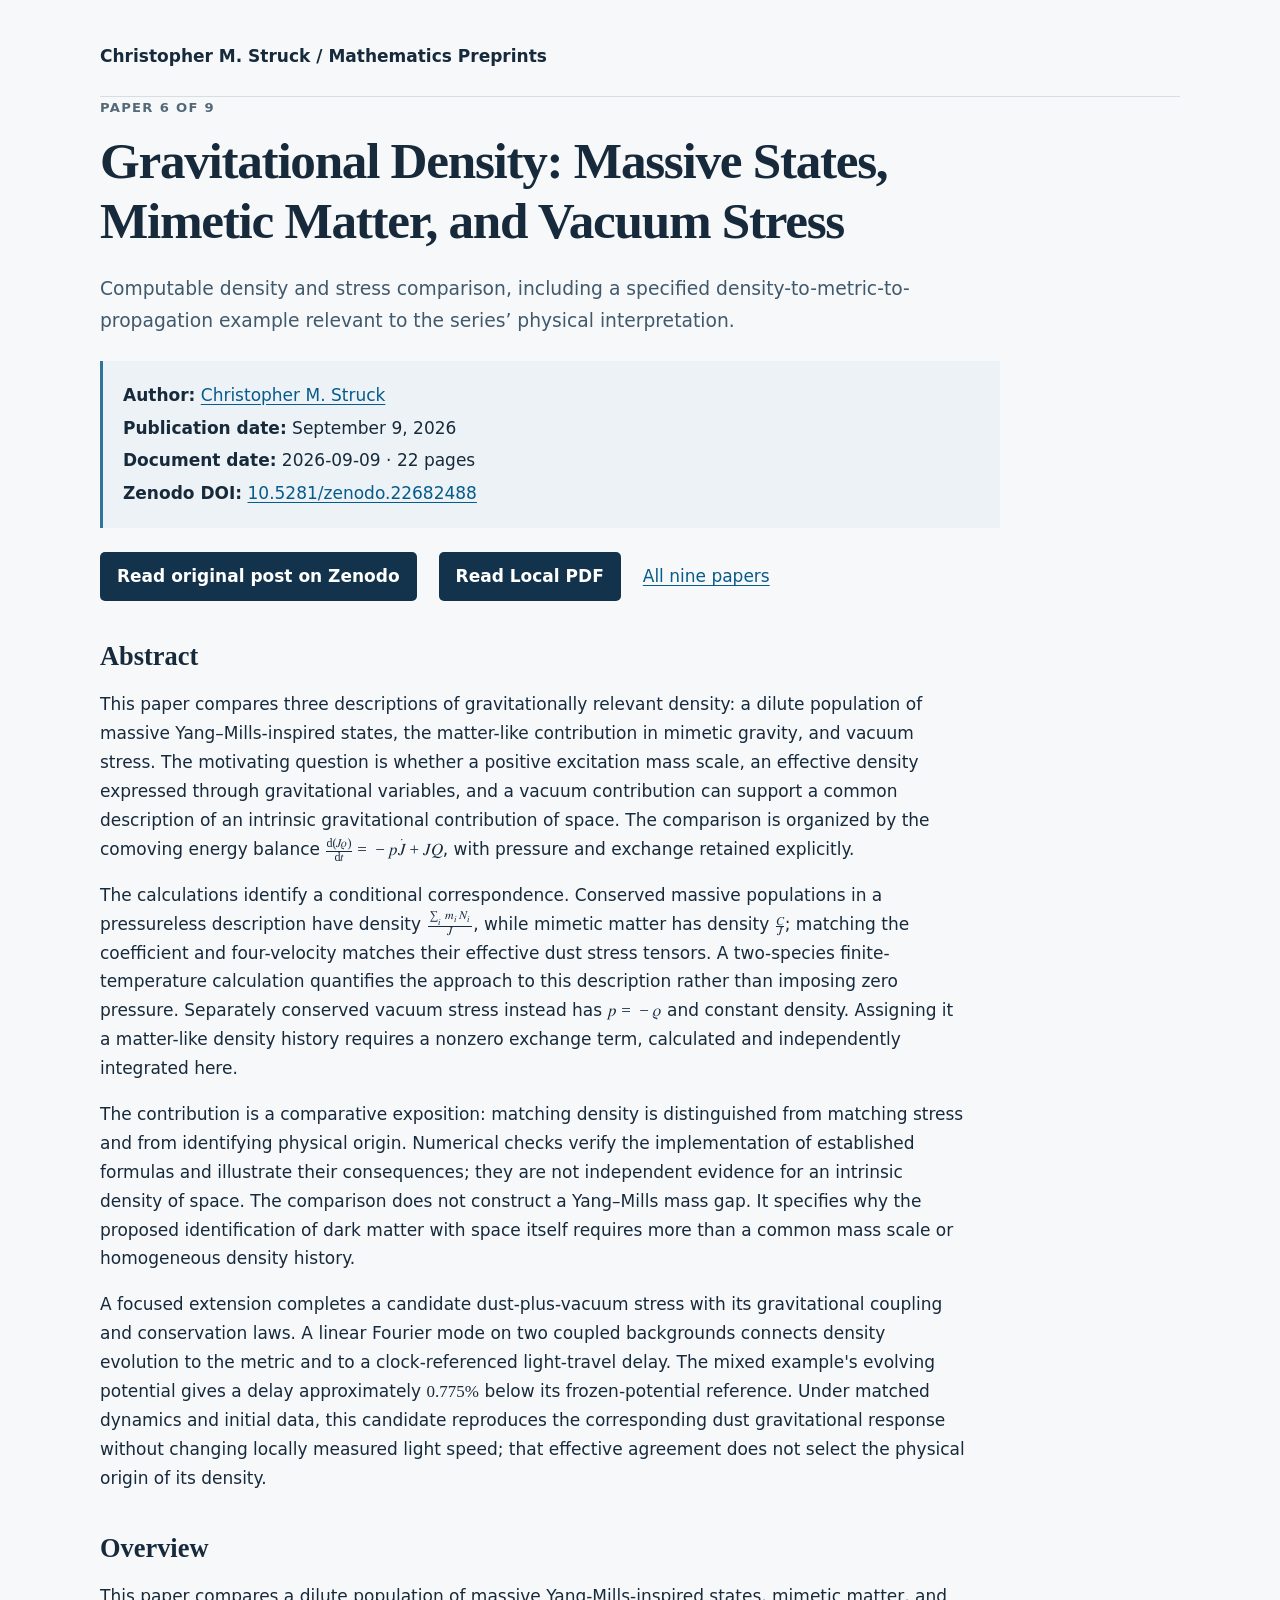
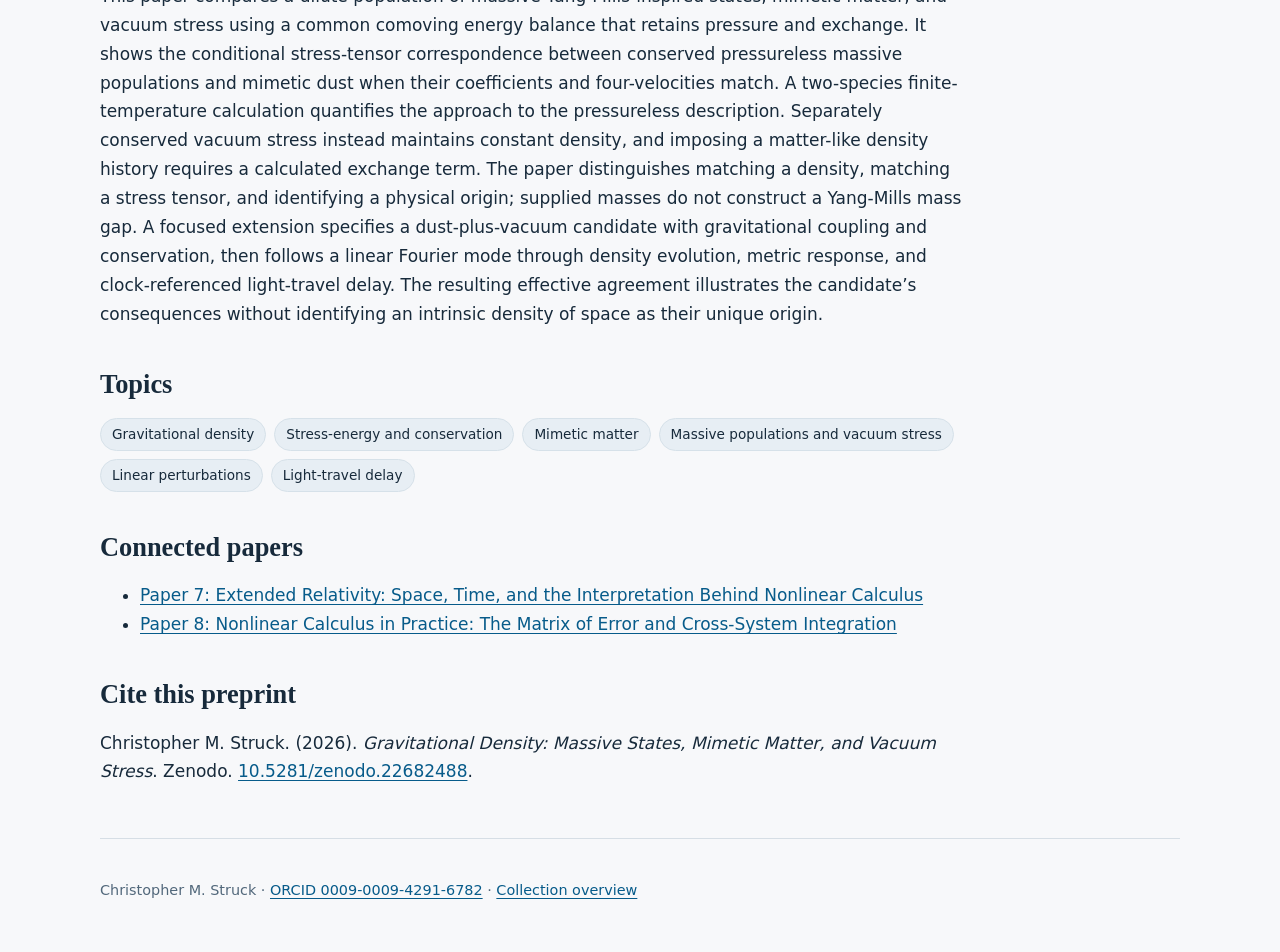
<file: papers/06-gravitational-density/index.html>
<!doctype html>
<html lang="en"><head><meta charset="utf-8"><meta name="viewport" content="width=device-width,initial-scale=1">
<title>Gravitational Density: Massive States, Mimetic Matter, and Vacuum Stress | Christopher M. Struck</title><meta name="description" content="Compares massive populations, mimetic matter, and vacuum stress, then calculates a density-to-metric-to-light-travel-delay example."><meta name="author" content="Christopher M. Struck"><meta name="robots" content="index,follow">
<meta name="citation_title" content="Gravitational Density: Massive States, Mimetic Matter, and Vacuum Stress">
<meta name="citation_author" content="Christopher M. Struck">
<meta name="citation_publication_date" content="2026/09/09">
<meta name="citation_doi" content="10.5281/zenodo.22682488">
<meta name="citation_pdf_url" content="https://struckchris.github.io/chrisstruck/papers/06-gravitational-density/gravitational-density.pdf">
<link rel="stylesheet" href="../../assets/site.css">
<script type="application/ld+json">{"@context": "https://schema.org", "@type": "ScholarlyArticle", "name": "Gravitational Density: Massive States, Mimetic Matter, and Vacuum Stress", "headline": "Gravitational Density: Massive States, Mimetic Matter, and Vacuum Stress", "author": {"@type": "Person", "name": "Christopher M. Struck", "identifier": "https://orcid.org/0009-0009-4291-6782"}, "identifier": "10.5281/zenodo.22682488", "sameAs": "https://doi.org/10.5281/zenodo.22682488", "description": "This paper compares a dilute population of massive Yang-Mills-inspired states, mimetic matter, and vacuum stress using a common comoving energy balance that retains pressure and exchange. It shows the conditional stress-tensor correspondence between conserved pressureless massive populations and mimetic dust when their coefficients and four-velocities match. A two-species finite-temperature calculation quantifies the approach to the pressureless description. Separately conserved vacuum stress instead maintains constant density, and imposing a matter-like density history requires a calculated exchange term. The paper distinguishes matching a density, matching a stress tensor, and identifying a physical origin; supplied masses do not construct a Yang-Mills mass gap. A focused extension specifies a dust-plus-vacuum candidate with gravitational coupling and conservation, then follows a linear Fourier mode through density evolution, metric response, and clock-referenced light-travel delay. The resulting effective agreement illustrates the candidate’s consequences without identifying an intrinsic density of space as their unique origin.", "keywords": ["Gravitational density", "Stress-energy and conservation", "Mimetic matter", "Massive populations and vacuum stress", "Linear perturbations", "Light-travel delay"], "inLanguage": "en", "isAccessibleForFree": true, "abstract": "This paper compares three descriptions of gravitationally relevant density: a dilute population of massive Yang–Mills-inspired states, the matter-like contribution in mimetic gravity, and vacuum stress. The motivating question is whether a positive excitation mass scale, an effective density expressed through gravitational variables, and a vacuum contribution can support a common description of an intrinsic gravitational contribution of space. The comparison is organized by the comoving energy balance d(Jρ)/dt = −pJ̇ + JQ, with pressure and exchange retained explicitly.\n\nThe calculations identify a conditional correspondence. Conserved massive populations in a pressureless description have density ∑ᵢ mᵢNᵢ/J, while mimetic matter has density C/J; matching the coefficient and four-velocity matches their effective dust stress tensors. A two-species finite-temperature calculation quantifies the approach to this description rather than imposing zero pressure. Separately conserved vacuum stress instead has p = −ρ and constant density. Assigning it a matter-like density history requires a nonzero exchange term, calculated and independently integrated here.\n\nThe contribution is a comparative exposition: matching density is distinguished from matching stress and from identifying physical origin. Numerical checks verify the implementation of established formulas and illustrate their consequences; they are not independent evidence for an intrinsic density of space. The comparison does not construct a Yang–Mills mass gap. It specifies why the proposed identification of dark matter with space itself requires more than a common mass scale or homogeneous density history.\n\nA focused extension completes a candidate dust-plus-vacuum stress with its gravitational coupling and conservation laws. A linear Fourier mode on two coupled backgrounds connects density evolution to the metric and to a clock-referenced light-travel delay. The mixed example's evolving potential gives a delay approximately 0.775% below its frozen-potential reference. Under matched dynamics and initial data, this candidate reproduces the corresponding dust gravitational response without changing locally measured light speed; that effective agreement does not select the physical origin of its density."}</script>
</head><body><a class="skip" href="#content">Skip to content</a><header><p><a class="brand" href="../../index.html">Christopher M. Struck / Mathematics Preprints</a></p></header>
<main id="content"><article class="paper-body"><p class="eyebrow">Paper 6 of 9</p><h1>Gravitational Density: Massive States, Mimetic Matter, and Vacuum Stress</h1>
<p class="lead">Computable density and stress comparison, including a specified density-to-metric-to-propagation example relevant to the series’ physical interpretation.</p><div class="metadata"><p><strong>Author:</strong> <a href="https://orcid.org/0009-0009-4291-6782">Christopher M. Struck</a></p><p><strong>Publication date:</strong> September 9, 2026</p><p><strong>Document date:</strong> 2026-09-09 · 22 pages</p><p><strong>Zenodo DOI:</strong> <a href="https://doi.org/10.5281/zenodo.22682488">10.5281/zenodo.22682488</a></p></div>
<div class="links"><a class="button" href="https://doi.org/10.5281/zenodo.22682488">Read original post on Zenodo</a><a class="button" href="gravitational-density.pdf">Read Local PDF</a><a href="../../index.html">All nine papers</a></div>
<section id="original-abstract" aria-labelledby="abstract-heading">
<h2 id="abstract-heading">Abstract</h2>
<p>This paper compares three descriptions of gravitationally relevant density: a dilute population of massive Yang–Mills-inspired states, the matter-like contribution in mimetic gravity, and vacuum stress. The motivating question is whether a positive excitation mass scale, an effective density expressed through gravitational variables, and a vacuum contribution can support a common description of an intrinsic gravitational contribution of space. The comparison is organized by the comoving energy balance <math xmlns="http://www.w3.org/1998/Math/MathML"><semantics><mrow><mfrac><mrow><mi mathvariant="normal">d</mi><mo>(</mo><mi>J</mi><mi>ρ</mi><mo>)</mo></mrow><mrow><mi mathvariant="normal">d</mi><mi>t</mi></mrow></mfrac><mo>=</mo><mo>−</mo><mi>p</mi><mover><mi>J</mi><mo>˙</mo></mover><mo>+</mo><mi>J</mi><mi>Q</mi></mrow><annotation encoding="application/x-tex">\mathrm d(J\rho)/\mathrm dt=-p\dot J+JQ</annotation></semantics></math>, with pressure and exchange retained explicitly.</p>
<p>The calculations identify a conditional correspondence. Conserved massive populations in a pressureless description have density <math xmlns="http://www.w3.org/1998/Math/MathML"><semantics><mrow><mfrac><mrow><munder><mo>∑</mo><mi>i</mi></munder><msub><mi>m</mi><mi>i</mi></msub><msub><mi>N</mi><mi>i</mi></msub></mrow><mi>J</mi></mfrac></mrow><annotation encoding="application/x-tex">\sum_i m_iN_i/J</annotation></semantics></math>, while mimetic matter has density <math xmlns="http://www.w3.org/1998/Math/MathML"><semantics><mrow><mfrac><mi>C</mi><mi>J</mi></mfrac></mrow><annotation encoding="application/x-tex">C/J</annotation></semantics></math>; matching the coefficient and four-velocity matches their effective dust stress tensors. A two-species finite-temperature calculation quantifies the approach to this description rather than imposing zero pressure. Separately conserved vacuum stress instead has <math xmlns="http://www.w3.org/1998/Math/MathML"><semantics><mrow><mi>p</mi><mo>=</mo><mo>−</mo><mi>ρ</mi></mrow><annotation encoding="application/x-tex">p=-\rho</annotation></semantics></math> and constant density. Assigning it a matter-like density history requires a nonzero exchange term, calculated and independently integrated here.</p>
<p>The contribution is a comparative exposition: matching density is distinguished from matching stress and from identifying physical origin. Numerical checks verify the implementation of established formulas and illustrate their consequences; they are not independent evidence for an intrinsic density of space. The comparison does not construct a Yang–Mills mass gap. It specifies why the proposed identification of dark matter with space itself requires more than a common mass scale or homogeneous density history.</p>
<p>A focused extension completes a candidate dust-plus-vacuum stress with its gravitational coupling and conservation laws. A linear Fourier mode on two coupled backgrounds connects density evolution to the metric and to a clock-referenced light-travel delay. The mixed example's evolving potential gives a delay approximately <math xmlns="http://www.w3.org/1998/Math/MathML"><semantics><mrow><mn>0.775</mn><mo>%</mo></mrow><annotation encoding="application/x-tex">0.775\%</annotation></semantics></math> below its frozen-potential reference. Under matched dynamics and initial data, this candidate reproduces the corresponding dust gravitational response without changing locally measured light speed; that effective agreement does not select the physical origin of its density.</p>
</section>
<h2>Overview</h2><p>This paper compares a dilute population of massive Yang-Mills-inspired states, mimetic matter, and vacuum stress using a common comoving energy balance that retains pressure and exchange. It shows the conditional stress-tensor correspondence between conserved pressureless massive populations and mimetic dust when their coefficients and four-velocities match. A two-species finite-temperature calculation quantifies the approach to the pressureless description. Separately conserved vacuum stress instead maintains constant density, and imposing a matter-like density history requires a calculated exchange term. The paper distinguishes matching a density, matching a stress tensor, and identifying a physical origin; supplied masses do not construct a Yang-Mills mass gap. A focused extension specifies a dust-plus-vacuum candidate with gravitational coupling and conservation, then follows a linear Fourier mode through density evolution, metric response, and clock-referenced light-travel delay. The resulting effective agreement illustrates the candidate’s consequences without identifying an intrinsic density of space as their unique origin.</p><h2>Topics</h2><ul class="topics"><li>Gravitational density</li><li>Stress-energy and conservation</li><li>Mimetic matter</li><li>Massive populations and vacuum stress</li><li>Linear perturbations</li><li>Light-travel delay</li></ul><h2>Connected papers</h2><ul><li><a href="../07-extended-relativity/index.html">Paper 7: Extended Relativity: Space, Time, and the Interpretation Behind Nonlinear Calculus</a></li><li><a href="../08-nonlinear-calculus-in-practice/index.html">Paper 8: Nonlinear Calculus in Practice: The Matrix of Error and Cross-System Integration</a></li></ul>
<h2>Cite this preprint</h2><p>Christopher M. Struck. (2026). <em>Gravitational Density: Massive States, Mimetic Matter, and Vacuum Stress</em>. Zenodo. <a href="https://doi.org/10.5281/zenodo.22682488">10.5281/zenodo.22682488</a>.</p></article></main><footer><p>Christopher M. Struck · <a href="https://orcid.org/0009-0009-4291-6782">ORCID 0009-0009-4291-6782</a> · <a href="../../">Collection overview</a></p></footer></body></html>
</file>
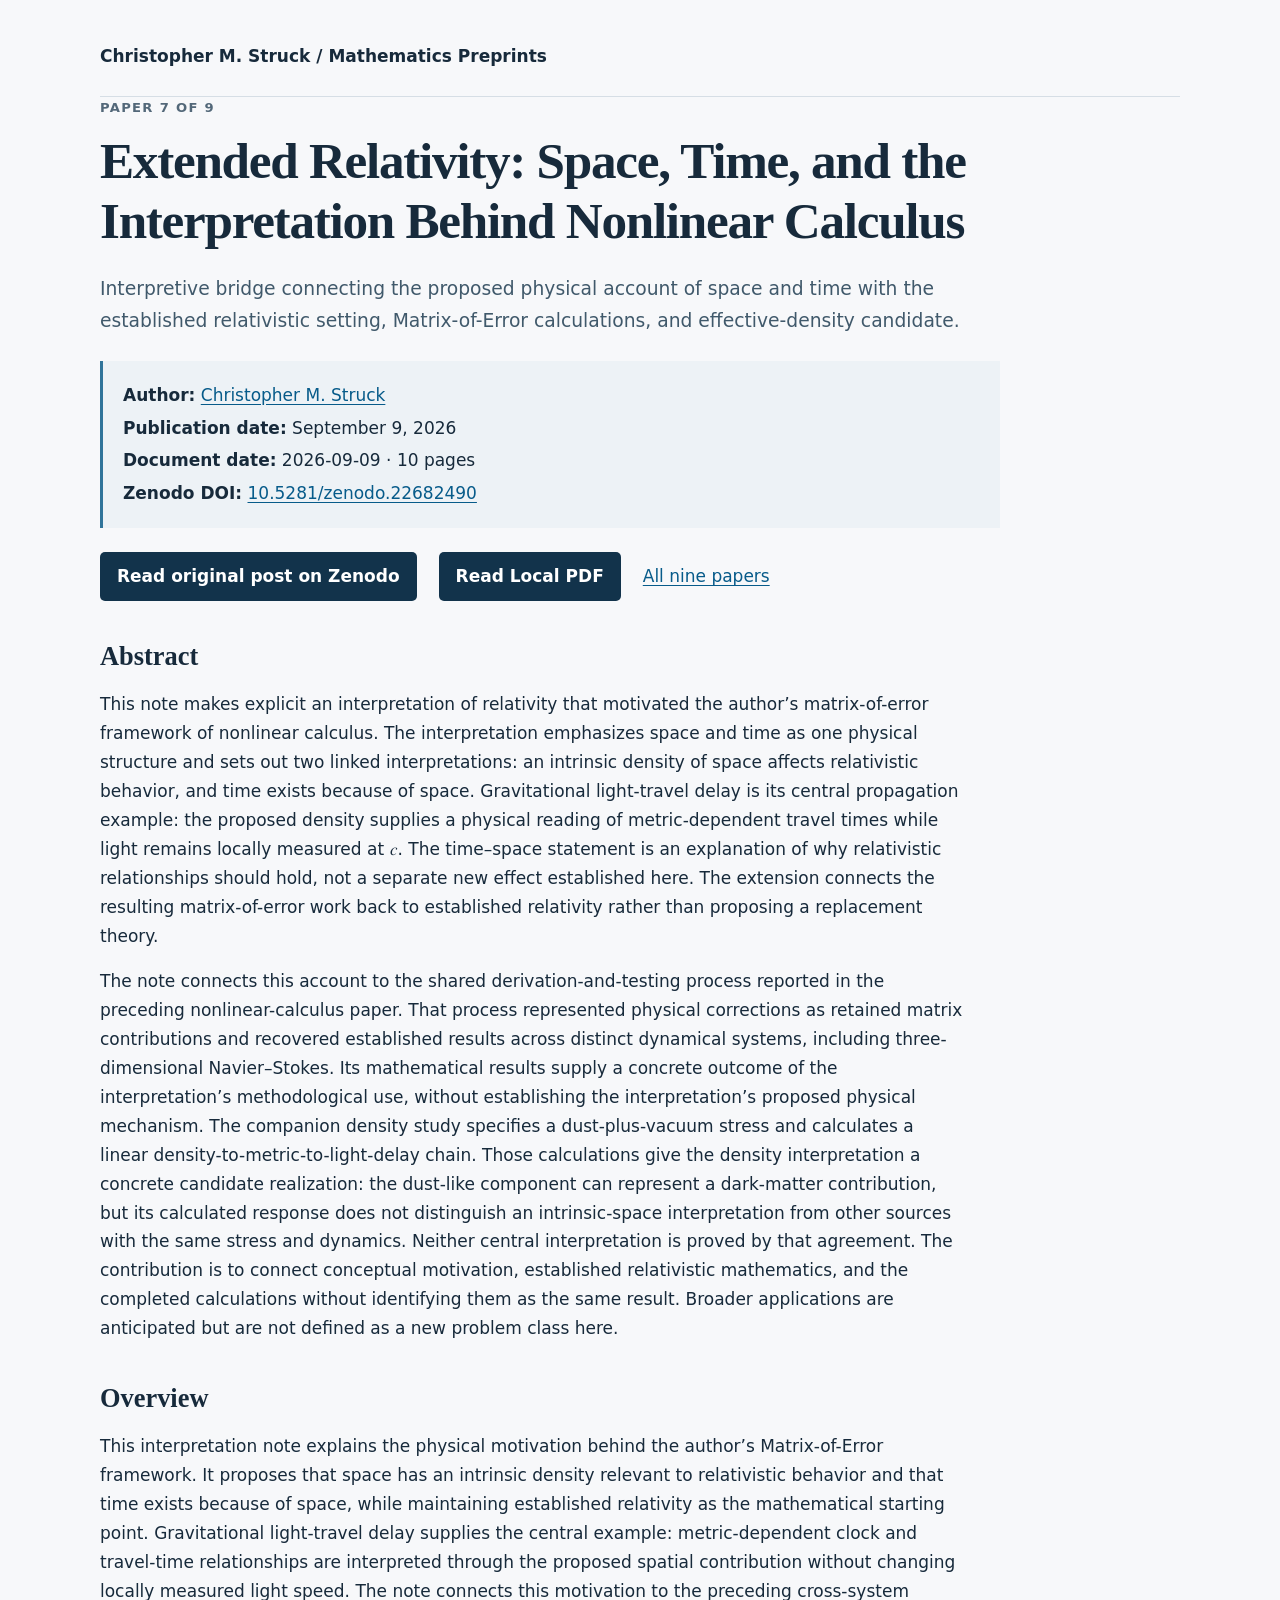
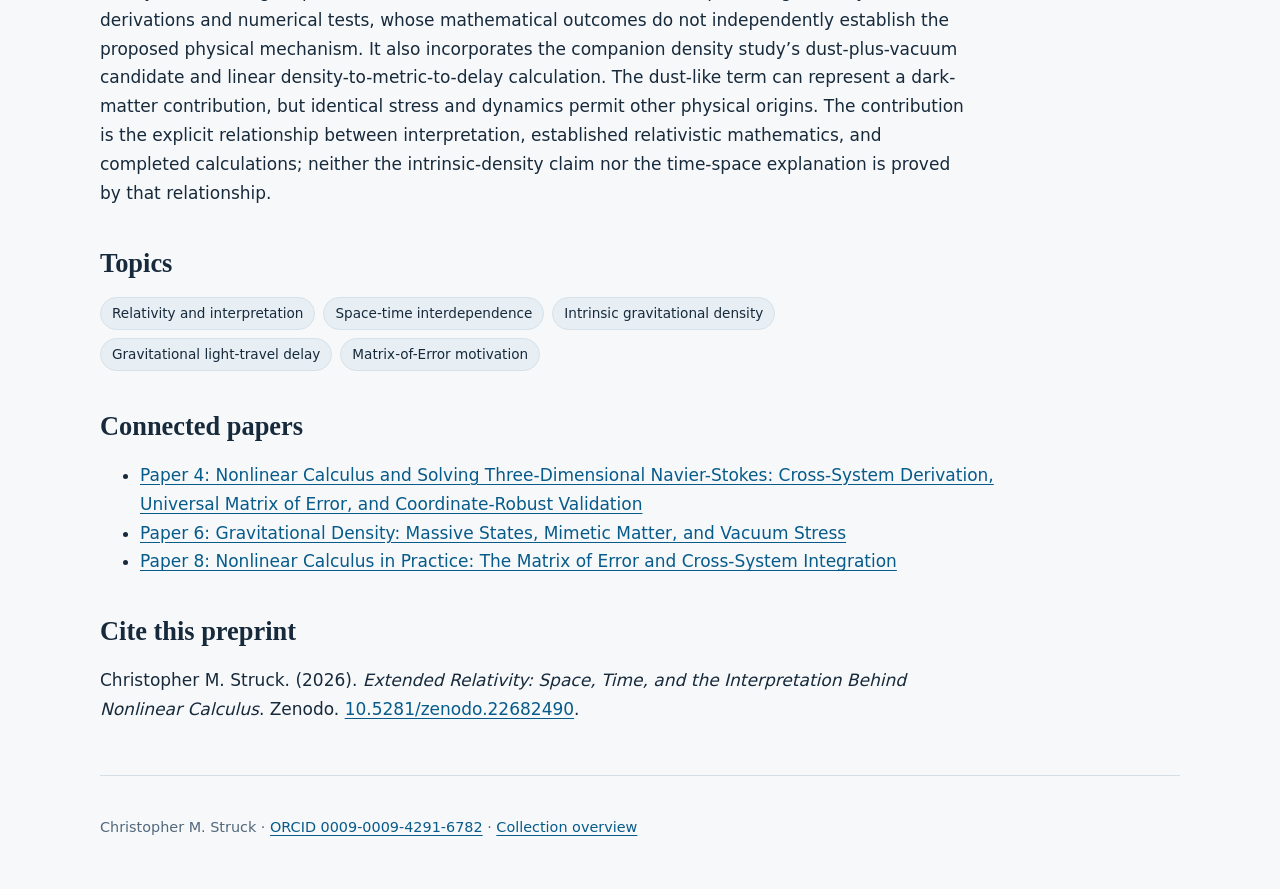
<file: papers/07-extended-relativity/index.html>
<!doctype html>
<html lang="en"><head><meta charset="utf-8"><meta name="viewport" content="width=device-width,initial-scale=1">
<title>Extended Relativity: Space, Time, and the Interpretation Behind Nonlinear Calculus | Christopher M. Struck</title><meta name="description" content="Connects the proposed intrinsic density of space with relativity, gravitational light-travel delay, and the Matrix-of-Error framework."><meta name="author" content="Christopher M. Struck"><meta name="robots" content="index,follow">
<meta name="citation_title" content="Extended Relativity: Space, Time, and the Interpretation Behind Nonlinear Calculus">
<meta name="citation_author" content="Christopher M. Struck">
<meta name="citation_publication_date" content="2026/09/09">
<meta name="citation_doi" content="10.5281/zenodo.22682490">
<meta name="citation_pdf_url" content="https://struckchris.github.io/chrisstruck/papers/07-extended-relativity/extended-relativity.pdf">
<link rel="stylesheet" href="../../assets/site.css">
<script type="application/ld+json">{"@context": "https://schema.org", "@type": "ScholarlyArticle", "name": "Extended Relativity: Space, Time, and the Interpretation Behind Nonlinear Calculus", "headline": "Extended Relativity: Space, Time, and the Interpretation Behind Nonlinear Calculus", "author": {"@type": "Person", "name": "Christopher M. Struck", "identifier": "https://orcid.org/0009-0009-4291-6782"}, "identifier": "10.5281/zenodo.22682490", "sameAs": "https://doi.org/10.5281/zenodo.22682490", "description": "This interpretation note explains the physical motivation behind the author’s Matrix-of-Error framework. It proposes that space has an intrinsic density relevant to relativistic behavior and that time exists because of space, while maintaining established relativity as the mathematical starting point. Gravitational light-travel delay supplies the central example: metric-dependent clock and travel-time relationships are interpreted through the proposed spatial contribution without changing locally measured light speed. The note connects this motivation to the preceding cross-system derivations and numerical tests, whose mathematical outcomes do not independently establish the proposed physical mechanism. It also incorporates the companion density study’s dust-plus-vacuum candidate and linear density-to-metric-to-delay calculation. The dust-like term can represent a dark-matter contribution, but identical stress and dynamics permit other physical origins. The contribution is the explicit relationship between interpretation, established relativistic mathematics, and completed calculations; neither the intrinsic-density claim nor the time-space explanation is proved by that relationship.", "keywords": ["Relativity and interpretation", "Space-time interdependence", "Intrinsic gravitational density", "Gravitational light-travel delay", "Matrix-of-Error motivation"], "inLanguage": "en", "isAccessibleForFree": true, "abstract": "This note makes explicit an interpretation of relativity that motivated the author’s matrix-of-error framework of nonlinear calculus. The interpretation emphasizes space and time as one physical structure and sets out two linked interpretations: an intrinsic density of space affects relativistic behavior, and time exists because of space. Gravitational light-travel delay is its central propagation example: the proposed density supplies a physical reading of metric-dependent travel times while light remains locally measured at c. The time–space statement is an explanation of why relativistic relationships should hold, not a separate new effect established here. The extension connects the resulting matrix-of-error work back to established relativity rather than proposing a replacement theory.\n\nThe note connects this account to the shared derivation-and-testing process reported in the preceding nonlinear-calculus paper. That process represented physical corrections as retained matrix contributions and recovered established results across distinct dynamical systems, including three-dimensional Navier–Stokes. Its mathematical results supply a concrete outcome of the interpretation’s methodological use, without establishing the interpretation’s proposed physical mechanism. The companion density study specifies a dust-plus-vacuum stress and calculates a linear density-to-metric-to-light-delay chain. Those calculations give the density interpretation a concrete candidate realization: the dust-like component can represent a dark-matter contribution, but its calculated response does not distinguish an intrinsic-space interpretation from other sources with the same stress and dynamics. Neither central interpretation is proved by that agreement. The contribution is to connect conceptual motivation, established relativistic mathematics, and the completed calculations without identifying them as the same result. Broader applications are anticipated but are not defined as a new problem class here."}</script>
</head><body><a class="skip" href="#content">Skip to content</a><header><p><a class="brand" href="../../index.html">Christopher M. Struck / Mathematics Preprints</a></p></header>
<main id="content"><article class="paper-body"><p class="eyebrow">Paper 7 of 9</p><h1>Extended Relativity: Space, Time, and the Interpretation Behind Nonlinear Calculus</h1>
<p class="lead">Interpretive bridge connecting the proposed physical account of space and time with the established relativistic setting, Matrix-of-Error calculations, and effective-density candidate.</p><div class="metadata"><p><strong>Author:</strong> <a href="https://orcid.org/0009-0009-4291-6782">Christopher M. Struck</a></p><p><strong>Publication date:</strong> September 9, 2026</p><p><strong>Document date:</strong> 2026-09-09 · 10 pages</p><p><strong>Zenodo DOI:</strong> <a href="https://doi.org/10.5281/zenodo.22682490">10.5281/zenodo.22682490</a></p></div>
<div class="links"><a class="button" href="https://doi.org/10.5281/zenodo.22682490">Read original post on Zenodo</a><a class="button" href="extended-relativity.pdf">Read Local PDF</a><a href="../../index.html">All nine papers</a></div>
<section id="original-abstract" aria-labelledby="abstract-heading">
<h2 id="abstract-heading">Abstract</h2>
<p>This note makes explicit an interpretation of relativity that motivated the author’s matrix-of-error framework of nonlinear calculus. The interpretation emphasizes space and time as one physical structure and sets out two linked interpretations: an intrinsic density of space affects relativistic behavior, and time exists because of space. Gravitational light-travel delay is its central propagation example: the proposed density supplies a physical reading of metric-dependent travel times while light remains locally measured at <math xmlns="http://www.w3.org/1998/Math/MathML"><mi>c</mi></math>. The time–space statement is an explanation of why relativistic relationships should hold, not a separate new effect established here. The extension connects the resulting matrix-of-error work back to established relativity rather than proposing a replacement theory.</p>
<p>The note connects this account to the shared derivation-and-testing process reported in the preceding nonlinear-calculus paper. That process represented physical corrections as retained matrix contributions and recovered established results across distinct dynamical systems, including three-dimensional Navier–Stokes. Its mathematical results supply a concrete outcome of the interpretation’s methodological use, without establishing the interpretation’s proposed physical mechanism. The companion density study specifies a dust-plus-vacuum stress and calculates a linear density-to-metric-to-light-delay chain. Those calculations give the density interpretation a concrete candidate realization: the dust-like component can represent a dark-matter contribution, but its calculated response does not distinguish an intrinsic-space interpretation from other sources with the same stress and dynamics. Neither central interpretation is proved by that agreement. The contribution is to connect conceptual motivation, established relativistic mathematics, and the completed calculations without identifying them as the same result. Broader applications are anticipated but are not defined as a new problem class here.</p>
</section>
<h2>Overview</h2><p>This interpretation note explains the physical motivation behind the author’s Matrix-of-Error framework. It proposes that space has an intrinsic density relevant to relativistic behavior and that time exists because of space, while maintaining established relativity as the mathematical starting point. Gravitational light-travel delay supplies the central example: metric-dependent clock and travel-time relationships are interpreted through the proposed spatial contribution without changing locally measured light speed. The note connects this motivation to the preceding cross-system derivations and numerical tests, whose mathematical outcomes do not independently establish the proposed physical mechanism. It also incorporates the companion density study’s dust-plus-vacuum candidate and linear density-to-metric-to-delay calculation. The dust-like term can represent a dark-matter contribution, but identical stress and dynamics permit other physical origins. The contribution is the explicit relationship between interpretation, established relativistic mathematics, and completed calculations; neither the intrinsic-density claim nor the time-space explanation is proved by that relationship.</p><h2>Topics</h2><ul class="topics"><li>Relativity and interpretation</li><li>Space-time interdependence</li><li>Intrinsic gravitational density</li><li>Gravitational light-travel delay</li><li>Matrix-of-Error motivation</li></ul><h2>Connected papers</h2><ul><li><a href="../04-nonlinear-calculus-and-navier-stokes/index.html">Paper 4: Nonlinear Calculus and Solving Three-Dimensional Navier-Stokes: Cross-System Derivation, Universal Matrix of Error, and Coordinate-Robust Validation</a></li><li><a href="../06-gravitational-density/index.html">Paper 6: Gravitational Density: Massive States, Mimetic Matter, and Vacuum Stress</a></li><li><a href="../08-nonlinear-calculus-in-practice/index.html">Paper 8: Nonlinear Calculus in Practice: The Matrix of Error and Cross-System Integration</a></li></ul>
<h2>Cite this preprint</h2><p>Christopher M. Struck. (2026). <em>Extended Relativity: Space, Time, and the Interpretation Behind Nonlinear Calculus</em>. Zenodo. <a href="https://doi.org/10.5281/zenodo.22682490">10.5281/zenodo.22682490</a>.</p></article></main><footer><p>Christopher M. Struck · <a href="https://orcid.org/0009-0009-4291-6782">ORCID 0009-0009-4291-6782</a> · <a href="../../">Collection overview</a></p></footer></body></html>
</file>
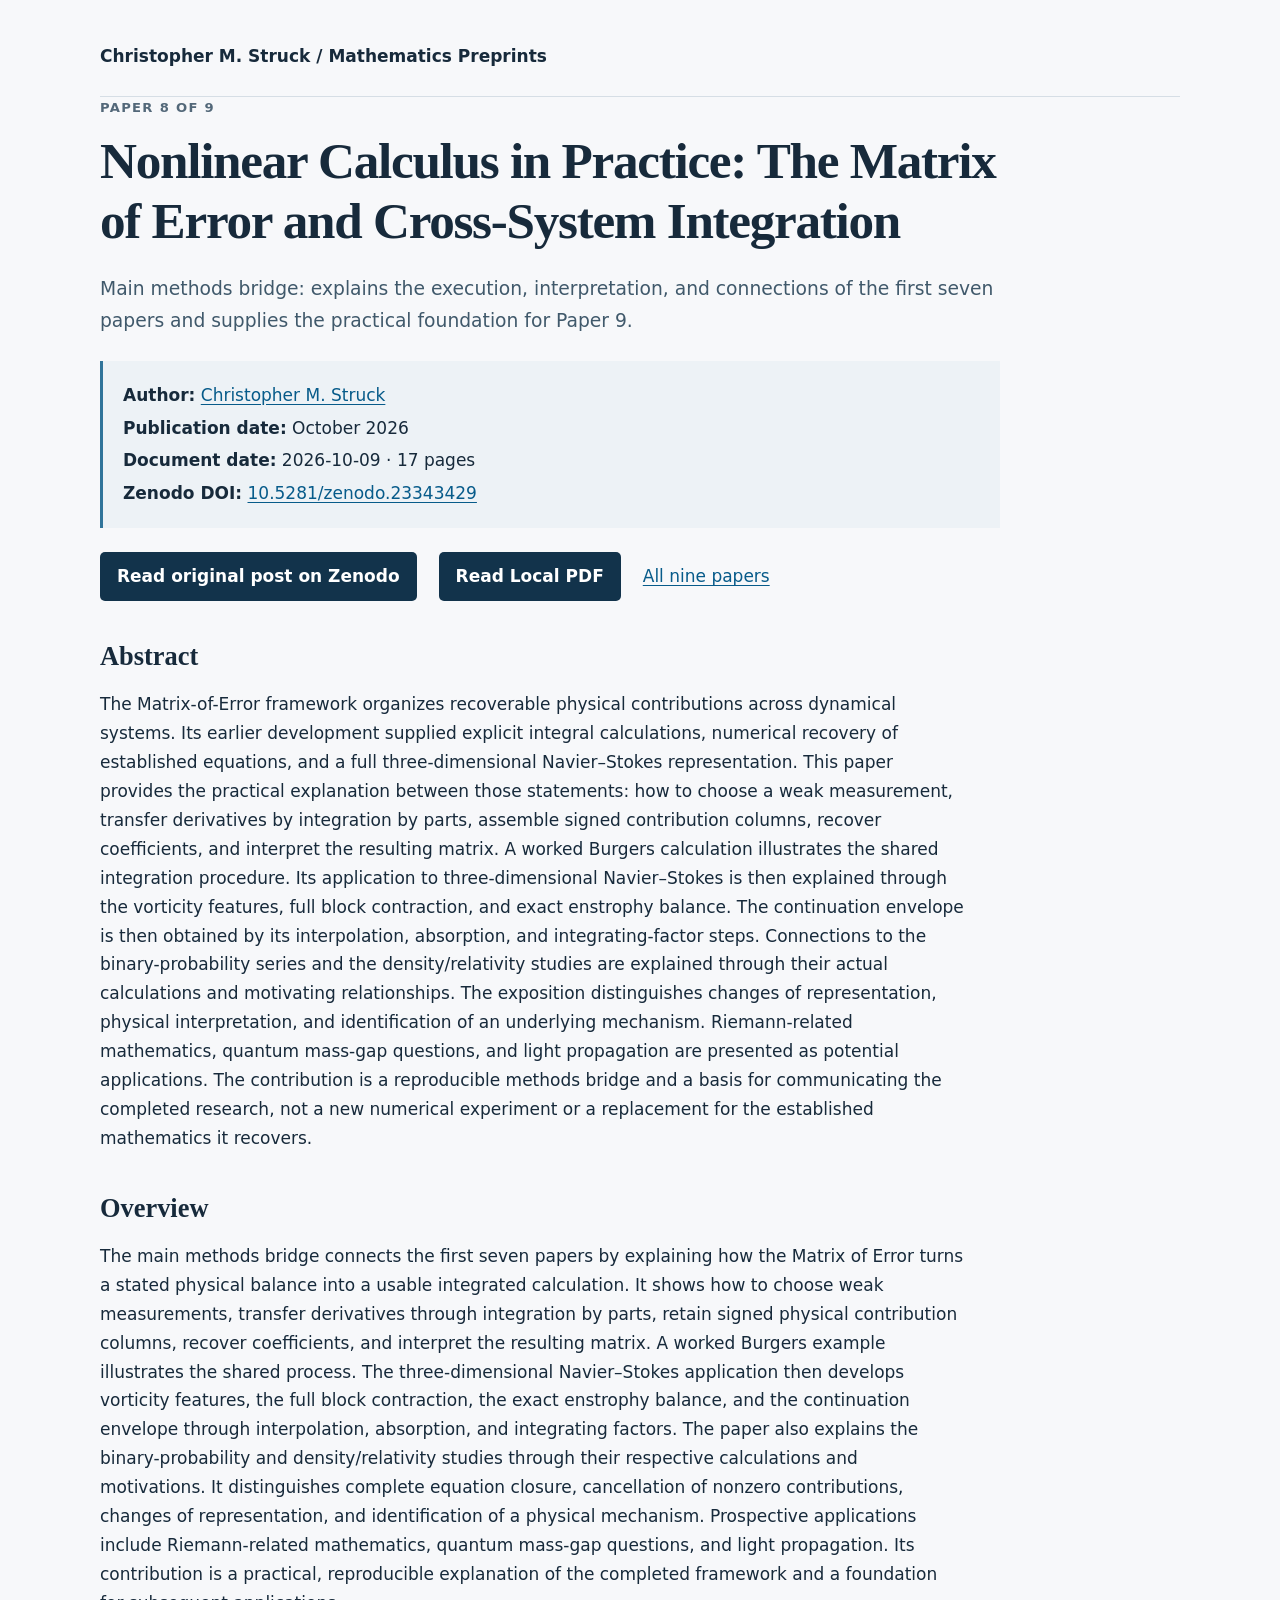
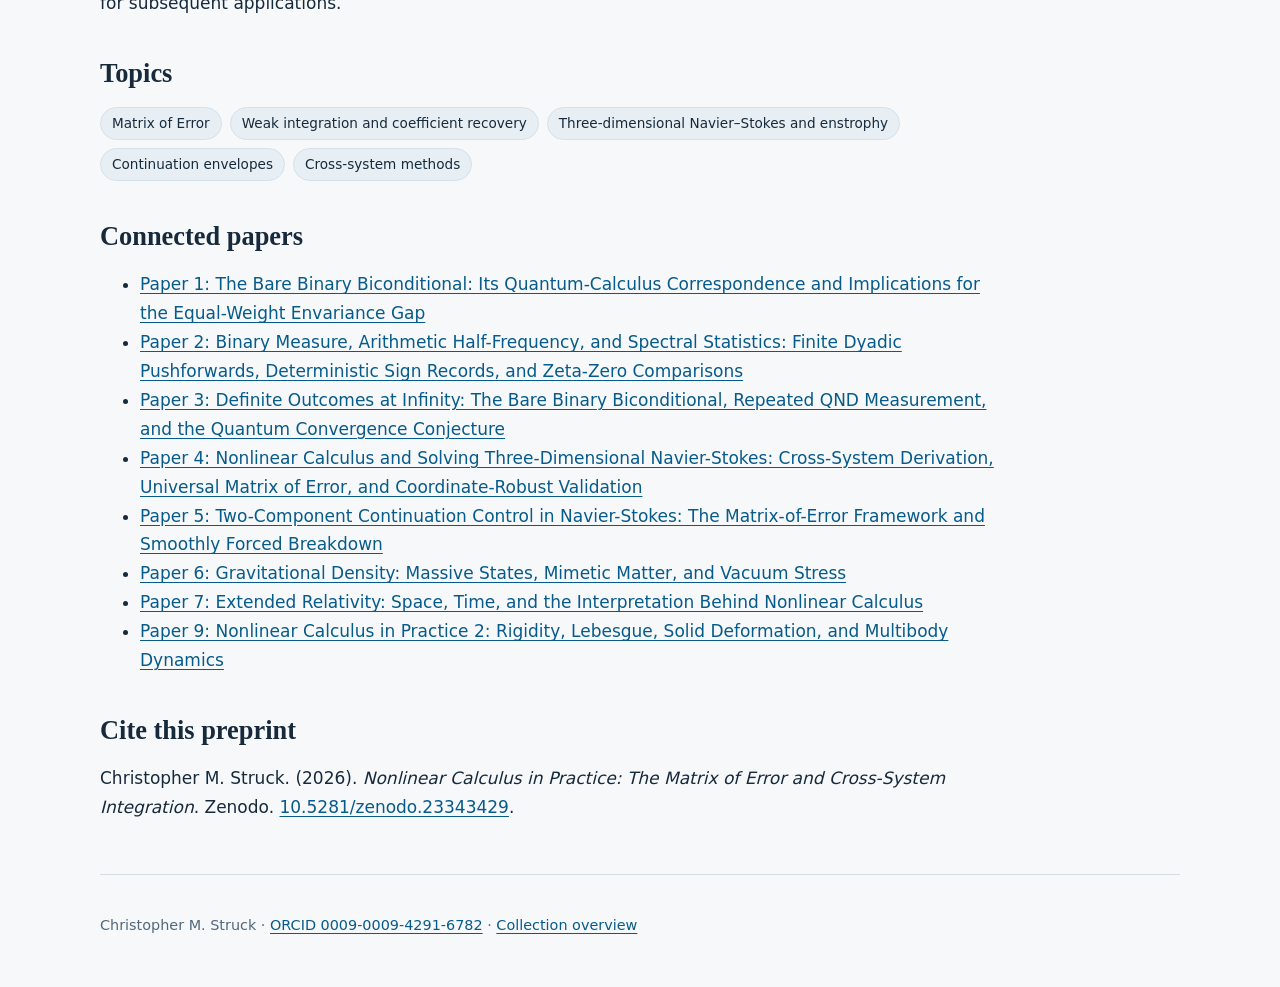
<file: papers/08-nonlinear-calculus-in-practice/index.html>
<!doctype html>
<html lang="en"><head><meta charset="utf-8"><meta name="viewport" content="width=device-width,initial-scale=1">
<title>Nonlinear Calculus in Practice: The Matrix of Error and Cross-System Integration | Christopher M. Struck</title><meta name="description" content="The main methods bridge connects the first seven papers by explaining how the Matrix of Error turns a stated physical balance into a usable integrated calculation."><meta name="author" content="Christopher M. Struck"><meta name="robots" content="index,follow">
<meta name="citation_title" content="Nonlinear Calculus in Practice: The Matrix of Error and Cross-System Integration">
<meta name="citation_author" content="Christopher M. Struck">
<meta name="citation_publication_date" content="2026">
<meta name="citation_doi" content="10.5281/zenodo.23343429">
<meta name="citation_pdf_url" content="https://struckchris.github.io/chrisstruck/papers/08-nonlinear-calculus-in-practice/nonlinear-calculus-in-practice.pdf">
<link rel="stylesheet" href="../../assets/site.css">
<script type="application/ld+json">{"@context": "https://schema.org", "@type": "ScholarlyArticle", "name": "Nonlinear Calculus in Practice: The Matrix of Error and Cross-System Integration", "headline": "Nonlinear Calculus in Practice: The Matrix of Error and Cross-System Integration", "author": {"@type": "Person", "name": "Christopher M. Struck", "identifier": "https://orcid.org/0009-0009-4291-6782"}, "identifier": "10.5281/zenodo.23343429", "sameAs": "https://doi.org/10.5281/zenodo.23343429", "description": "The main methods bridge connects the first seven papers by explaining how the Matrix of Error turns a stated physical balance into a usable integrated calculation. It shows how to choose weak measurements, transfer derivatives through integration by parts, retain signed physical contribution columns, recover coefficients, and interpret the resulting matrix. A worked Burgers example illustrates the shared process. The three-dimensional Navier–Stokes application then develops vorticity features, the full block contraction, the exact enstrophy balance, and the continuation envelope through interpolation, absorption, and integrating factors. The paper also explains the binary-probability and density/relativity studies through their respective calculations and motivations. It distinguishes complete equation closure, cancellation of nonzero contributions, changes of representation, and identification of a physical mechanism. Prospective applications include Riemann-related mathematics, quantum mass-gap questions, and light propagation. Its contribution is a practical, reproducible explanation of the completed framework and a foundation for subsequent applications.", "keywords": ["Matrix of Error", "Weak integration and coefficient recovery", "Three-dimensional Navier–Stokes and enstrophy", "Continuation envelopes", "Cross-system methods"], "inLanguage": "en", "isAccessibleForFree": true, "abstract": "The Matrix-of-Error framework organizes recoverable physical contributions across dynamical systems. Its earlier development supplied explicit integral calculations, numerical recovery of established equations, and a full three-dimensional Navier–Stokes representation. This paper provides the practical explanation between those statements: how to choose a weak measurement, transfer derivatives by integration by parts, assemble signed contribution columns, recover coefficients, and interpret the resulting matrix. A worked Burgers calculation illustrates the shared integration procedure. Its application to three-dimensional Navier–Stokes is then explained through the vorticity features, full block contraction, and exact enstrophy balance. The continuation envelope is then obtained by its interpolation, absorption, and integrating-factor steps. Connections to the binary-probability series and the density/relativity studies are explained through their actual calculations and motivating relationships. The exposition distinguishes changes of representation, physical interpretation, and identification of an underlying mechanism. Riemann-related mathematics, quantum mass-gap questions, and light propagation are presented as potential applications. The contribution is a reproducible methods bridge and a basis for communicating the completed research, not a new numerical experiment or a replacement for the established mathematics it recovers."}</script>
</head><body><a class="skip" href="#content">Skip to content</a><header><p><a class="brand" href="../../index.html">Christopher M. Struck / Mathematics Preprints</a></p></header>
<main id="content"><article class="paper-body"><p class="eyebrow">Paper 8 of 9</p><h1>Nonlinear Calculus in Practice: The Matrix of Error and Cross-System Integration</h1>
<p class="lead">Main methods bridge: explains the execution, interpretation, and connections of the first seven papers and supplies the practical foundation for Paper 9.</p><div class="metadata"><p><strong>Author:</strong> <a href="https://orcid.org/0009-0009-4291-6782">Christopher M. Struck</a></p><p><strong>Publication date:</strong> October 2026</p><p><strong>Document date:</strong> 2026-10-09 · 17 pages</p><p><strong>Zenodo DOI:</strong> <a href="https://doi.org/10.5281/zenodo.23343429">10.5281/zenodo.23343429</a></p></div>
<div class="links"><a class="button" href="https://doi.org/10.5281/zenodo.23343429">Read original post on Zenodo</a><a class="button" href="nonlinear-calculus-in-practice.pdf">Read Local PDF</a><a href="../../index.html">All nine papers</a></div>
<section id="original-abstract" aria-labelledby="abstract-heading">
<h2 id="abstract-heading">Abstract</h2>
<p>The Matrix-of-Error framework organizes recoverable physical contributions across dynamical systems. Its earlier development supplied explicit integral calculations, numerical recovery of established equations, and a full three-dimensional Navier–Stokes representation. This paper provides the practical explanation between those statements: how to choose a weak measurement, transfer derivatives by integration by parts, assemble signed contribution columns, recover coefficients, and interpret the resulting matrix. A worked Burgers calculation illustrates the shared integration procedure. Its application to three-dimensional Navier–Stokes is then explained through the vorticity features, full block contraction, and exact enstrophy balance. The continuation envelope is then obtained by its interpolation, absorption, and integrating-factor steps. Connections to the binary-probability series and the density/relativity studies are explained through their actual calculations and motivating relationships. The exposition distinguishes changes of representation, physical interpretation, and identification of an underlying mechanism. Riemann-related mathematics, quantum mass-gap questions, and light propagation are presented as potential applications. The contribution is a reproducible methods bridge and a basis for communicating the completed research, not a new numerical experiment or a replacement for the established mathematics it recovers.</p>
</section>
<h2>Overview</h2><p>The main methods bridge connects the first seven papers by explaining how the Matrix of Error turns a stated physical balance into a usable integrated calculation. It shows how to choose weak measurements, transfer derivatives through integration by parts, retain signed physical contribution columns, recover coefficients, and interpret the resulting matrix. A worked Burgers example illustrates the shared process. The three-dimensional Navier–Stokes application then develops vorticity features, the full block contraction, the exact enstrophy balance, and the continuation envelope through interpolation, absorption, and integrating factors. The paper also explains the binary-probability and density/relativity studies through their respective calculations and motivations. It distinguishes complete equation closure, cancellation of nonzero contributions, changes of representation, and identification of a physical mechanism. Prospective applications include Riemann-related mathematics, quantum mass-gap questions, and light propagation. Its contribution is a practical, reproducible explanation of the completed framework and a foundation for subsequent applications.</p><h2>Topics</h2><ul class="topics"><li>Matrix of Error</li><li>Weak integration and coefficient recovery</li><li>Three-dimensional Navier–Stokes and enstrophy</li><li>Continuation envelopes</li><li>Cross-system methods</li></ul><h2>Connected papers</h2><ul><li><a href="../01-bare-binary-biconditional/index.html">Paper 1: The Bare Binary Biconditional: Its Quantum-Calculus Correspondence and Implications for the Equal-Weight Envariance Gap</a></li><li><a href="../02-binary-measure-and-spectral-statistics/index.html">Paper 2: Binary Measure, Arithmetic Half-Frequency, and Spectral Statistics: Finite Dyadic Pushforwards, Deterministic Sign Records, and Zeta-Zero Comparisons</a></li><li><a href="../03-definite-outcomes-at-infinity/index.html">Paper 3: Definite Outcomes at Infinity: The Bare Binary Biconditional, Repeated QND Measurement, and the Quantum Convergence Conjecture</a></li><li><a href="../04-nonlinear-calculus-and-navier-stokes/index.html">Paper 4: Nonlinear Calculus and Solving Three-Dimensional Navier-Stokes: Cross-System Derivation, Universal Matrix of Error, and Coordinate-Robust Validation</a></li><li><a href="../05-navier-stokes-continuation/index.html">Paper 5: Two-Component Continuation Control in Navier-Stokes: The Matrix-of-Error Framework and Smoothly Forced Breakdown</a></li><li><a href="../06-gravitational-density/index.html">Paper 6: Gravitational Density: Massive States, Mimetic Matter, and Vacuum Stress</a></li><li><a href="../07-extended-relativity/index.html">Paper 7: Extended Relativity: Space, Time, and the Interpretation Behind Nonlinear Calculus</a></li><li><a href="../09-rigidity-and-multibody-dynamics/index.html">Paper 9: Nonlinear Calculus in Practice 2: Rigidity, Lebesgue, Solid Deformation, and Multibody Dynamics</a></li></ul>
<h2>Cite this preprint</h2><p>Christopher M. Struck. (2026). <em>Nonlinear Calculus in Practice: The Matrix of Error and Cross-System Integration</em>. Zenodo. <a href="https://doi.org/10.5281/zenodo.23343429">10.5281/zenodo.23343429</a>.</p></article></main><footer><p>Christopher M. Struck · <a href="https://orcid.org/0009-0009-4291-6782">ORCID 0009-0009-4291-6782</a> · <a href="../../">Collection overview</a></p></footer></body></html>
</file>
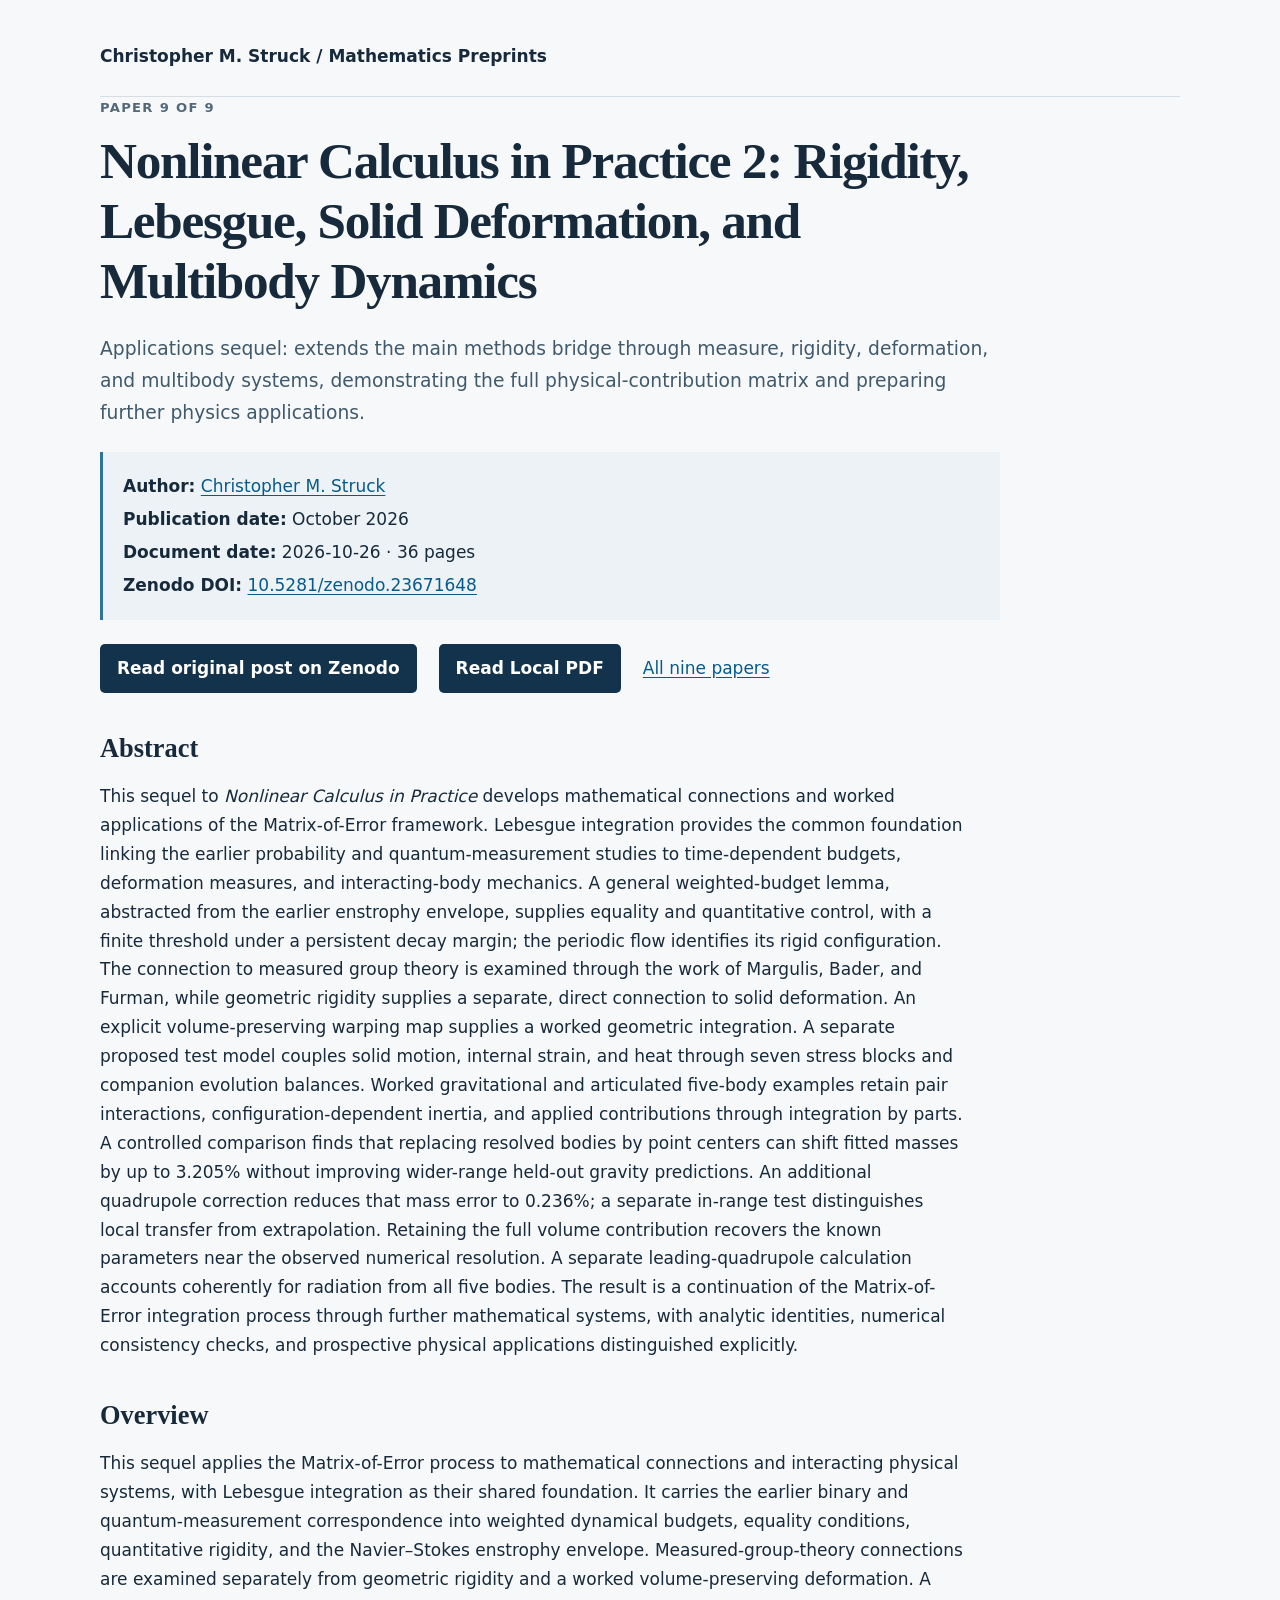
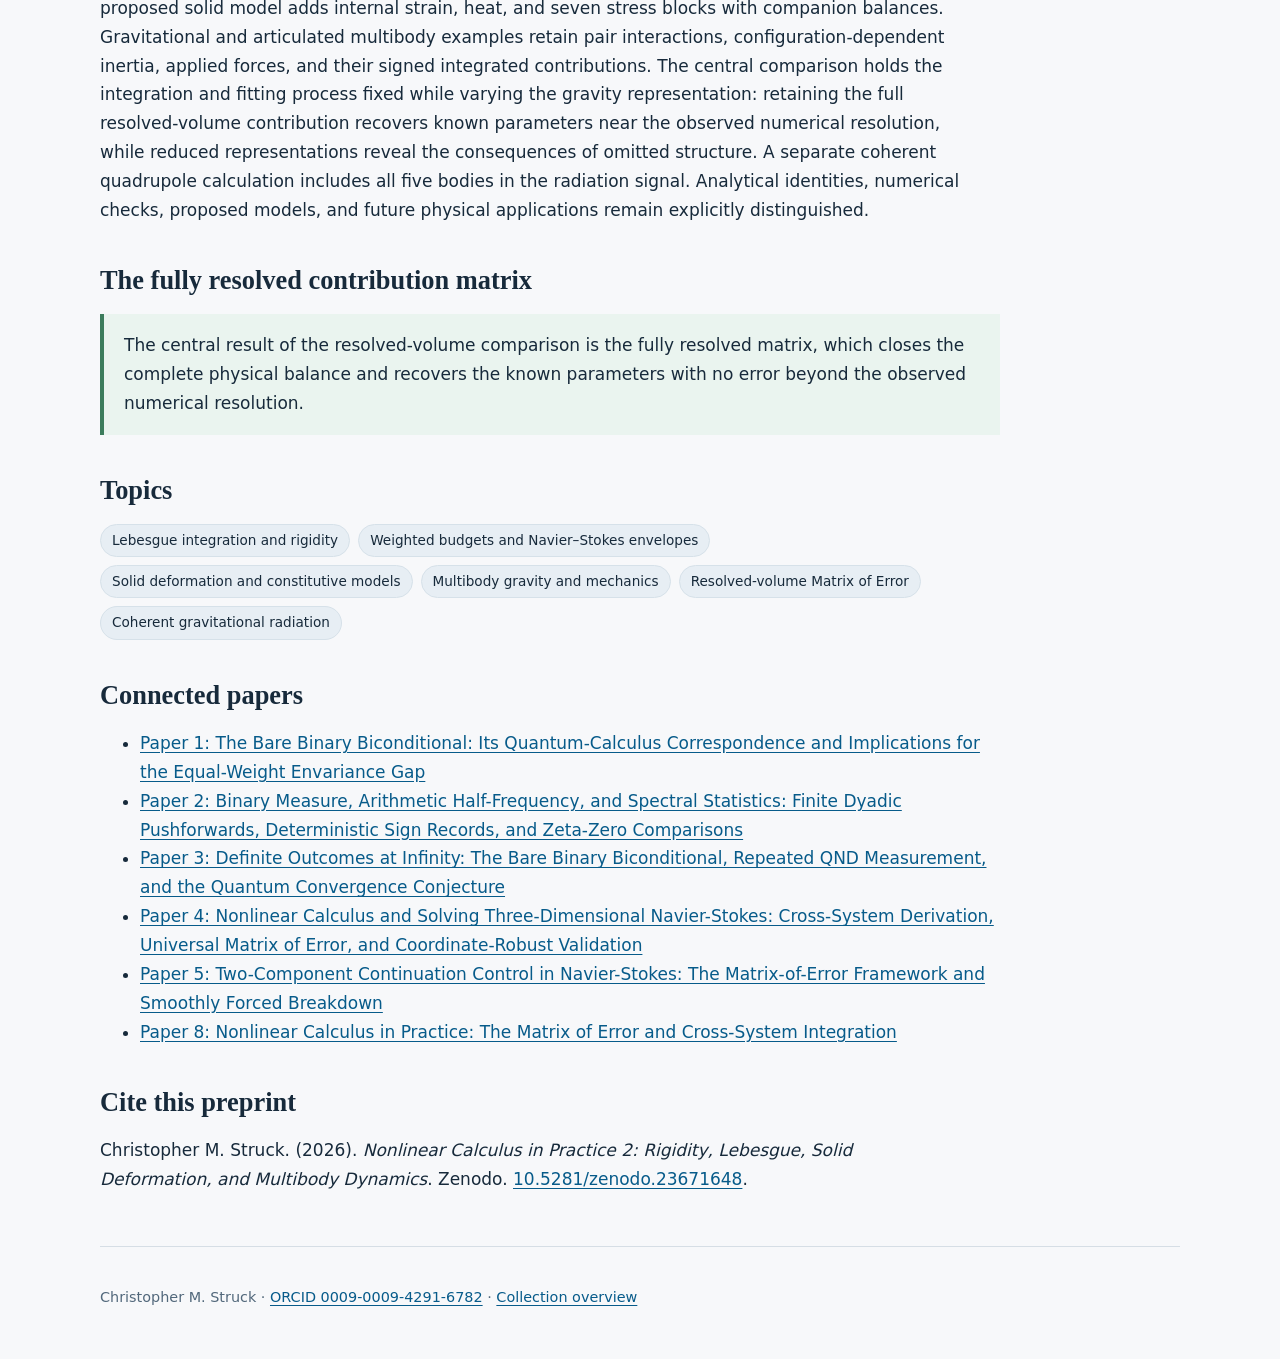
<file: papers/09-rigidity-and-multibody-dynamics/index.html>
<!doctype html>
<html lang="en"><head><meta charset="utf-8"><meta name="viewport" content="width=device-width,initial-scale=1">
<title>Nonlinear Calculus in Practice 2: Rigidity, Lebesgue, Solid Deformation, and Multibody Dynamics | Christopher M. Struck</title><meta name="description" content="This sequel applies the Matrix-of-Error process to mathematical connections and interacting physical systems, with Lebesgue integration as their shared foundation."><meta name="author" content="Christopher M. Struck"><meta name="robots" content="index,follow">
<meta name="citation_title" content="Nonlinear Calculus in Practice 2: Rigidity, Lebesgue, Solid Deformation, and Multibody Dynamics">
<meta name="citation_author" content="Christopher M. Struck">
<meta name="citation_publication_date" content="2026">
<meta name="citation_doi" content="10.5281/zenodo.23671648">
<meta name="citation_pdf_url" content="https://struckchris.github.io/chrisstruck/papers/09-rigidity-and-multibody-dynamics/rigidity-lebesgue-and-multibody-dynamics.pdf">
<link rel="stylesheet" href="../../assets/site.css">
<script type="application/ld+json">{"@context": "https://schema.org", "@type": "ScholarlyArticle", "name": "Nonlinear Calculus in Practice 2: Rigidity, Lebesgue, Solid Deformation, and Multibody Dynamics", "headline": "Nonlinear Calculus in Practice 2: Rigidity, Lebesgue, Solid Deformation, and Multibody Dynamics", "author": {"@type": "Person", "name": "Christopher M. Struck", "identifier": "https://orcid.org/0009-0009-4291-6782"}, "identifier": "10.5281/zenodo.23671648", "sameAs": "https://doi.org/10.5281/zenodo.23671648", "description": "This sequel applies the Matrix-of-Error process to mathematical connections and interacting physical systems, with Lebesgue integration as their shared foundation. It carries the earlier binary and quantum-measurement correspondence into weighted dynamical budgets, equality conditions, quantitative rigidity, and the Navier–Stokes enstrophy envelope. Measured-group-theory connections are examined separately from geometric rigidity and a worked volume-preserving deformation. A proposed solid model adds internal strain, heat, and seven stress blocks with companion balances. Gravitational and articulated multibody examples retain pair interactions, configuration-dependent inertia, applied forces, and their signed integrated contributions. The central comparison holds the integration and fitting process fixed while varying the gravity representation: retaining the full resolved-volume contribution recovers known parameters near the observed numerical resolution, while reduced representations reveal the consequences of omitted structure. A separate coherent quadrupole calculation includes all five bodies in the radiation signal. Analytical identities, numerical checks, proposed models, and future physical applications remain explicitly distinguished.", "keywords": ["Lebesgue integration and rigidity", "Weighted budgets and Navier–Stokes envelopes", "Solid deformation and constitutive models", "Multibody gravity and mechanics", "Resolved-volume Matrix of Error", "Coherent gravitational radiation"], "inLanguage": "en", "isAccessibleForFree": true, "abstract": "This sequel to Nonlinear Calculus in Practice develops mathematical connections and worked applications of the Matrix-of-Error framework. Lebesgue integration provides the common foundation linking the earlier probability and quantum-measurement studies to time-dependent budgets, deformation measures, and interacting-body mechanics. A general weighted-budget lemma, abstracted from the earlier enstrophy envelope, supplies equality and quantitative control, with a finite threshold under a persistent decay margin; the periodic flow identifies its rigid configuration. The connection to measured group theory is examined through the work of Margulis, Bader, and Furman, while geometric rigidity supplies a separate, direct connection to solid deformation. An explicit volume-preserving warping map supplies a worked geometric integration. A separate proposed test model couples solid motion, internal strain, and heat through seven stress blocks and companion evolution balances. Worked gravitational and articulated five-body examples retain pair interactions, configuration-dependent inertia, and applied contributions through integration by parts. A controlled comparison finds that replacing resolved bodies by point centers can shift fitted masses by up to 3.205% without improving wider-range held-out gravity predictions. An additional quadrupole correction reduces that mass error to 0.236%; a separate in-range test distinguishes local transfer from extrapolation. Retaining the full volume contribution recovers the known parameters near the observed numerical resolution. A separate leading-quadrupole calculation accounts coherently for radiation from all five bodies. The result is a continuation of the Matrix-of-Error integration process through further mathematical systems, with analytic identities, numerical consistency checks, and prospective physical applications distinguished explicitly."}</script>
</head><body><a class="skip" href="#content">Skip to content</a><header><p><a class="brand" href="../../index.html">Christopher M. Struck / Mathematics Preprints</a></p></header>
<main id="content"><article class="paper-body"><p class="eyebrow">Paper 9 of 9</p><h1>Nonlinear Calculus in Practice 2: Rigidity, Lebesgue, Solid Deformation, and Multibody Dynamics</h1>
<p class="lead">Applications sequel: extends the main methods bridge through measure, rigidity, deformation, and multibody systems, demonstrating the full physical-contribution matrix and preparing further physics applications.</p><div class="metadata"><p><strong>Author:</strong> <a href="https://orcid.org/0009-0009-4291-6782">Christopher M. Struck</a></p><p><strong>Publication date:</strong> October 2026</p><p><strong>Document date:</strong> 2026-10-26 · 36 pages</p><p><strong>Zenodo DOI:</strong> <a href="https://doi.org/10.5281/zenodo.23671648">10.5281/zenodo.23671648</a></p></div>
<div class="links"><a class="button" href="https://doi.org/10.5281/zenodo.23671648">Read original post on Zenodo</a><a class="button" href="rigidity-lebesgue-and-multibody-dynamics.pdf">Read Local PDF</a><a href="../../index.html">All nine papers</a></div>
<section id="original-abstract" aria-labelledby="abstract-heading">
<h2 id="abstract-heading">Abstract</h2>
<p>This sequel to <em>Nonlinear Calculus in Practice</em> develops mathematical connections and worked applications of the Matrix-of-Error framework. Lebesgue integration provides the common foundation linking the earlier probability and quantum-measurement studies to time-dependent budgets, deformation measures, and interacting-body mechanics. A general weighted-budget lemma, abstracted from the earlier enstrophy envelope, supplies equality and quantitative control, with a finite threshold under a persistent decay margin; the periodic flow identifies its rigid configuration. The connection to measured group theory is examined through the work of Margulis, Bader, and Furman, while geometric rigidity supplies a separate, direct connection to solid deformation. An explicit volume-preserving warping map supplies a worked geometric integration. A separate proposed test model couples solid motion, internal strain, and heat through seven stress blocks and companion evolution balances. Worked gravitational and articulated five-body examples retain pair interactions, configuration-dependent inertia, and applied contributions through integration by parts. A controlled comparison finds that replacing resolved bodies by point centers can shift fitted masses by up to 3.205% without improving wider-range held-out gravity predictions. An additional quadrupole correction reduces that mass error to 0.236%; a separate in-range test distinguishes local transfer from extrapolation. Retaining the full volume contribution recovers the known parameters near the observed numerical resolution. A separate leading-quadrupole calculation accounts coherently for radiation from all five bodies. The result is a continuation of the Matrix-of-Error integration process through further mathematical systems, with analytic identities, numerical consistency checks, and prospective physical applications distinguished explicitly.</p>
</section>
<h2>Overview</h2><p>This sequel applies the Matrix-of-Error process to mathematical connections and interacting physical systems, with Lebesgue integration as their shared foundation. It carries the earlier binary and quantum-measurement correspondence into weighted dynamical budgets, equality conditions, quantitative rigidity, and the Navier–Stokes enstrophy envelope. Measured-group-theory connections are examined separately from geometric rigidity and a worked volume-preserving deformation. A proposed solid model adds internal strain, heat, and seven stress blocks with companion balances. Gravitational and articulated multibody examples retain pair interactions, configuration-dependent inertia, applied forces, and their signed integrated contributions. The central comparison holds the integration and fitting process fixed while varying the gravity representation: retaining the full resolved-volume contribution recovers known parameters near the observed numerical resolution, while reduced representations reveal the consequences of omitted structure. A separate coherent quadrupole calculation includes all five bodies in the radiation signal. Analytical identities, numerical checks, proposed models, and future physical applications remain explicitly distinguished.</p><h2>The fully resolved contribution matrix</h2><p class="callout">The central result of the resolved-volume comparison is the fully resolved matrix, which closes the complete physical balance and recovers the known parameters with no error beyond the observed numerical resolution.</p><h2>Topics</h2><ul class="topics"><li>Lebesgue integration and rigidity</li><li>Weighted budgets and Navier–Stokes envelopes</li><li>Solid deformation and constitutive models</li><li>Multibody gravity and mechanics</li><li>Resolved-volume Matrix of Error</li><li>Coherent gravitational radiation</li></ul><h2>Connected papers</h2><ul><li><a href="../01-bare-binary-biconditional/index.html">Paper 1: The Bare Binary Biconditional: Its Quantum-Calculus Correspondence and Implications for the Equal-Weight Envariance Gap</a></li><li><a href="../02-binary-measure-and-spectral-statistics/index.html">Paper 2: Binary Measure, Arithmetic Half-Frequency, and Spectral Statistics: Finite Dyadic Pushforwards, Deterministic Sign Records, and Zeta-Zero Comparisons</a></li><li><a href="../03-definite-outcomes-at-infinity/index.html">Paper 3: Definite Outcomes at Infinity: The Bare Binary Biconditional, Repeated QND Measurement, and the Quantum Convergence Conjecture</a></li><li><a href="../04-nonlinear-calculus-and-navier-stokes/index.html">Paper 4: Nonlinear Calculus and Solving Three-Dimensional Navier-Stokes: Cross-System Derivation, Universal Matrix of Error, and Coordinate-Robust Validation</a></li><li><a href="../05-navier-stokes-continuation/index.html">Paper 5: Two-Component Continuation Control in Navier-Stokes: The Matrix-of-Error Framework and Smoothly Forced Breakdown</a></li><li><a href="../08-nonlinear-calculus-in-practice/index.html">Paper 8: Nonlinear Calculus in Practice: The Matrix of Error and Cross-System Integration</a></li></ul>
<h2>Cite this preprint</h2><p>Christopher M. Struck. (2026). <em>Nonlinear Calculus in Practice 2: Rigidity, Lebesgue, Solid Deformation, and Multibody Dynamics</em>. Zenodo. <a href="https://doi.org/10.5281/zenodo.23671648">10.5281/zenodo.23671648</a>.</p></article></main><footer><p>Christopher M. Struck · <a href="https://orcid.org/0009-0009-4291-6782">ORCID 0009-0009-4291-6782</a> · <a href="../../">Collection overview</a></p></footer></body></html>
</file>
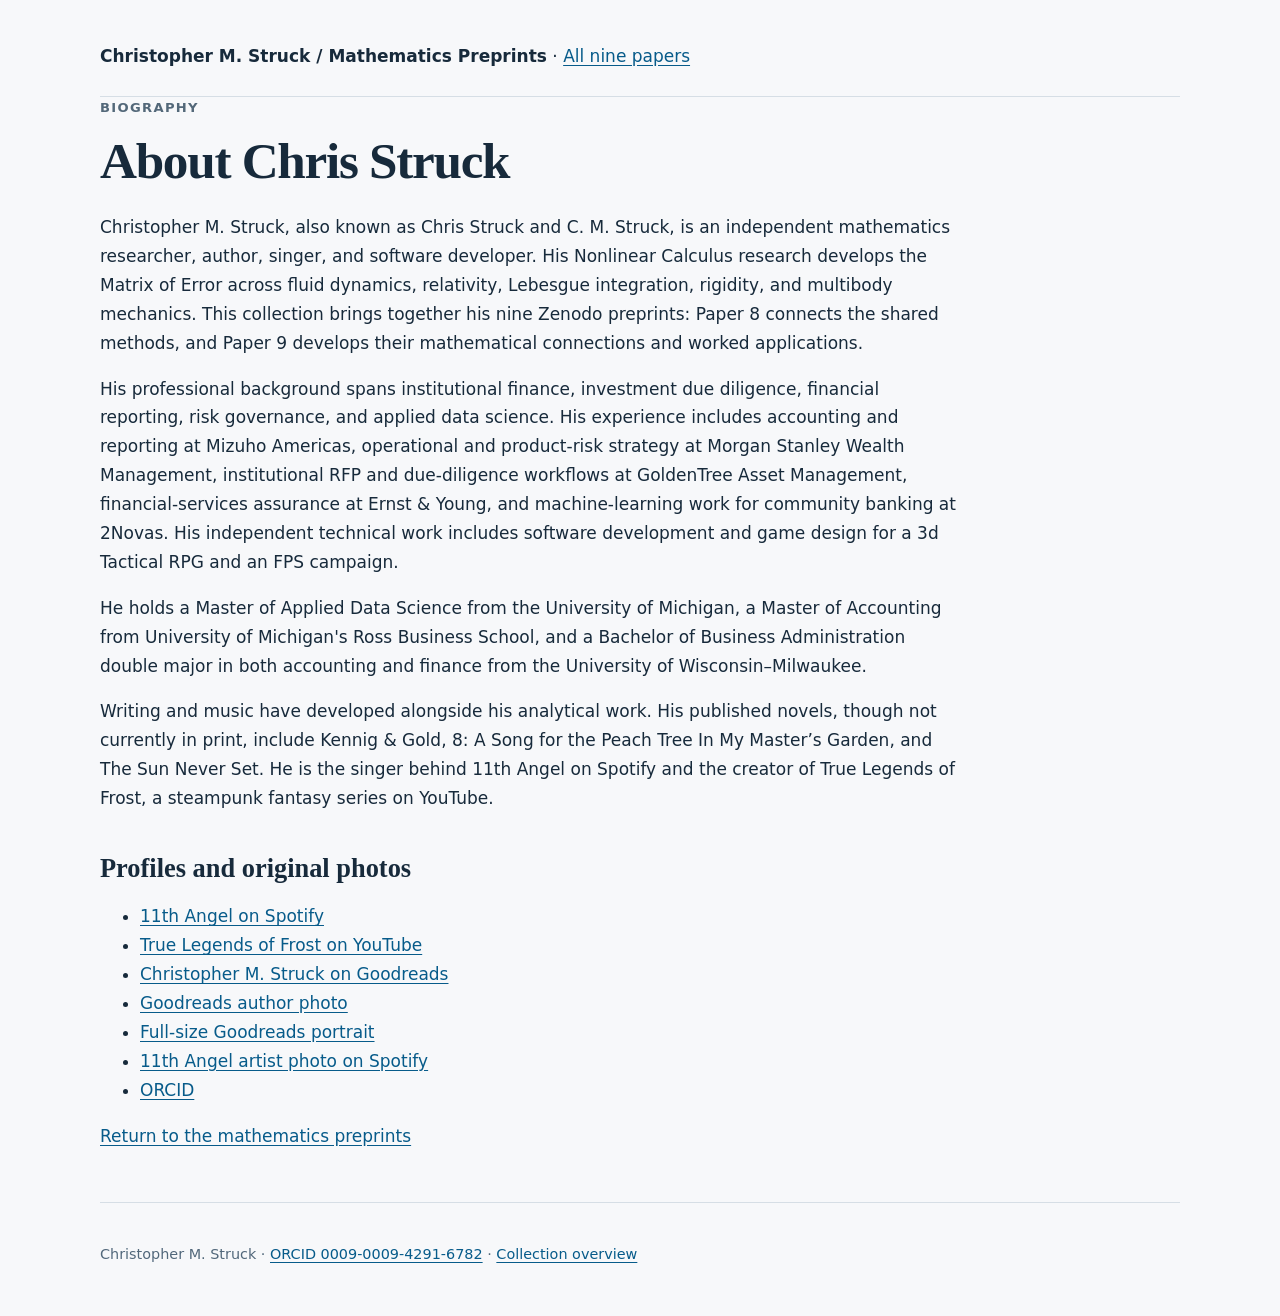
<file: about.html>
<!doctype html>
<html lang="en"><head>
<meta charset="utf-8"><meta name="viewport" content="width=device-width,initial-scale=1">
<title>Chris Struck | Christopher M. Struck — Research, Finance, Writing and Music</title>
<meta name="description" content="Chris Struck, also known as Christopher M. Struck: Nonlinear Calculus research, finance and data science, books, 11th Angel, and True Legends of Frost.">
<meta name="author" content="Christopher M. Struck"><meta name="robots" content="index,follow">
<link rel="stylesheet" href="assets/site.css">
<script type="application/ld+json">{"@context": "https://schema.org", "@graph": [{"@type": "ProfilePage", "@id": "https://struckchris.github.io/chrisstruck/about.html#profile", "url": "https://struckchris.github.io/chrisstruck/about.html", "name": "About Chris Struck — Christopher M. Struck", "mainEntity": {"@id": "https://struckchris.github.io/chrisstruck/#christopher-struck"}}, {"@type": "Person", "@id": "https://struckchris.github.io/chrisstruck/#christopher-struck", "name": "Christopher M. Struck", "givenName": "Christopher", "additionalName": "M.", "familyName": "Struck", "alternateName": ["Chris Struck", "Christopher M Struck", "C. M. Struck"], "url": "https://struckchris.github.io/chrisstruck/about.html", "identifier": {"@type": "PropertyValue", "propertyID": "ORCID", "value": "0009-0009-4291-6782", "url": "https://orcid.org/0009-0009-4291-6782"}, "sameAs": ["https://orcid.org/0009-0009-4291-6782", "https://www.goodreads.com/author/show/16671316.Christopher_M_Struck", "https://github.com/StruckChris"], "image": {"@type": "ImageObject", "contentUrl": "https://images.gr-assets.com/authors/1753335786p8/16671316.jpg", "url": "https://images.gr-assets.com/authors/1753335786p8/16671316.jpg", "caption": "Christopher M. Struck — author portrait hosted by Goodreads", "mainEntityOfPage": "https://www.goodreads.com/photo/author/16671316.Christopher_M_Struck"}, "description": "Christopher M. Struck, also known as Chris Struck and C. M. Struck, is an independent mathematics researcher, author, singer, and software developer. His Nonlinear Calculus research develops the Matrix of Error across fluid dynamics, relativity, Lebesgue integration, rigidity, and multibody mechanics. This collection brings together his nine Zenodo preprints: Paper 8 connects the shared methods, and Paper 9 develops their mathematical connections and worked applications.", "jobTitle": ["Independent mathematics researcher", "Author", "Singer", "Software developer"], "alumniOf": [{"@type": "CollegeOrUniversity", "name": "University of Michigan"}, {"@type": "CollegeOrUniversity", "name": "University of Wisconsin–Milwaukee"}], "hasCredential": [{"@type": "EducationalOccupationalCredential", "name": "Master of Applied Data Science", "credentialCategory": "degree"}, {"@type": "EducationalOccupationalCredential", "name": "Master of Accounting", "credentialCategory": "degree"}, {"@type": "EducationalOccupationalCredential", "name": "Bachelor of Business Administration, double major in Accounting and Finance", "credentialCategory": "degree"}], "knowsAbout": ["Nonlinear Calculus", "Matrix of Error", "Three-dimensional Navier–Stokes", "Lebesgue integration", "Rigidity", "Financial analysis", "Applied data science", "Software development"], "memberOf": {"@id": "https://struckchris.github.io/chrisstruck/#11th-angel"}, "mainEntityOfPage": {"@id": "https://struckchris.github.io/chrisstruck/about.html#profile"}}, {"@type": "MusicGroup", "@id": "https://struckchris.github.io/chrisstruck/#11th-angel", "name": "11th Angel", "url": "https://open.spotify.com/artist/3KF5v1KCMtsz8NRI3r41li", "sameAs": ["https://open.spotify.com/artist/3KF5v1KCMtsz8NRI3r41li"], "member": {"@id": "https://struckchris.github.io/chrisstruck/#christopher-struck"}, "image": "https://i.scdn.co/image/ab6761610000939bc0b8334ce06a97fe2920aab7"}, {"@type": "CreativeWorkSeries", "@id": "https://struckchris.github.io/chrisstruck/#true-legends-of-frost", "name": "True Legends of Frost", "url": "https://www.youtube.com/@TrueLegendsofFrost", "creator": {"@id": "https://struckchris.github.io/chrisstruck/#christopher-struck"}, "description": "Steampunk fantasy series on the True Legends of Frost YouTube channel."}]}</script>
</head><body>
<a class="skip" href="#content">Skip to content</a>
<header><p><a class="brand" href="index.html">Christopher M. Struck / Mathematics Preprints</a> · <a href="index.html">All nine papers</a></p></header>
<main id="content"><article class="paper-body">
<p class="eyebrow">Biography</p><h1>About Chris Struck</h1>
<p>Christopher M. Struck, also known as Chris Struck and C. M. Struck, is an independent mathematics researcher, author, singer, and software developer. His Nonlinear Calculus research develops the Matrix of Error across fluid dynamics, relativity, Lebesgue integration, rigidity, and multibody mechanics. This collection brings together his nine Zenodo preprints: Paper 8 connects the shared methods, and Paper 9 develops their mathematical connections and worked applications.</p>
<p>His professional background spans institutional finance, investment due diligence, financial reporting, risk governance, and applied data science. His experience includes accounting and reporting at Mizuho Americas, operational and product-risk strategy at Morgan Stanley Wealth Management, institutional RFP and due-diligence workflows at GoldenTree Asset Management, financial-services assurance at Ernst &amp; Young, and machine-learning work for community banking at 2Novas. His independent technical work includes software development and game design for a 3d Tactical RPG and an FPS campaign.</p>
<p>He holds a Master of Applied Data Science from the University of Michigan, a Master of Accounting from University of Michigan&#x27;s Ross Business School, and a Bachelor of Business Administration double major in both accounting and finance from the University of Wisconsin–Milwaukee.</p>
<p>Writing and music have developed alongside his analytical work. His published novels, though not currently in print, include Kennig &amp; Gold, 8: A Song for the Peach Tree In My Master’s Garden, and The Sun Never Set. He is the singer behind 11th Angel on Spotify and the creator of True Legends of Frost, a steampunk fantasy series on YouTube.</p>
<h2>Profiles and original photos</h2>
<ul>
<li><a href="https://open.spotify.com/artist/3KF5v1KCMtsz8NRI3r41li">11th Angel on Spotify</a></li>
<li><a href="https://www.youtube.com/@TrueLegendsofFrost">True Legends of Frost on YouTube</a></li>
<li><a href="https://www.goodreads.com/author/show/16671316.Christopher_M_Struck">Christopher M. Struck on Goodreads</a></li>
<li><a href="https://www.goodreads.com/photo/author/16671316.Christopher_M_Struck">Goodreads author photo</a></li>
<li><a href="https://images.gr-assets.com/authors/1753335786p8/16671316.jpg">Full-size Goodreads portrait</a></li>
<li><a href="https://i.scdn.co/image/ab6761610000939bc0b8334ce06a97fe2920aab7">11th Angel artist photo on Spotify</a></li>
<li><a href="https://orcid.org/0009-0009-4291-6782">ORCID</a></li>
</ul>
<p><a href="index.html">Return to the mathematics preprints</a></p>
</article></main>
<footer><p>Christopher M. Struck · <a href="https://orcid.org/0009-0009-4291-6782">ORCID 0009-0009-4291-6782</a> · <a href="index.html">Collection overview</a></p></footer>
</body></html>
</file>
<file: assets/site.css>
*{box-sizing:border-box}html{color-scheme:light}body{margin:0;background:#f7f8fa;color:#172a3b;font:17px/1.7 system-ui,-apple-system,BlinkMacSystemFont,"Segoe UI",sans-serif}a{color:#075b8a;text-underline-offset:3px}a:hover{color:#00364f}header,main,footer{width:min(1080px,calc(100% - 40px));margin:auto}header{padding:42px 0 25px;border-bottom:1px solid #d6dee5}header p{margin:0}.brand{font-weight:750;color:#172a3b;text-decoration:none}.eyebrow{font-size:.82rem;font-weight:750;letter-spacing:.1em;text-transform:uppercase;color:#536879;margin:0 0 12px}h1{font-family:Georgia,serif;letter-spacing:-.025em;font-size:clamp(2rem,4vw,3.25rem);line-height:1.17;margin:12px 0 22px}h2{font-family:Georgia,serif;font-size:1.65rem;line-height:1.3;margin:38px 0 14px}h3{font-size:1.12rem;line-height:1.4;margin:0 0 14px}p{max-width:80ch}.lead{font-size:1.17rem;color:#40596b;max-width:76ch}.hero{width:100%;height:auto;border-radius:10px;display:block;margin:28px 0}.grid{display:grid;grid-template-columns:repeat(2,minmax(0,1fr));gap:18px;margin:25px 0}.card{background:white;border:1px solid #d8e1e8;border-radius:10px;padding:24px}.card p{margin:12px 0;font-size:.96rem}.card .eyebrow{font-size:.76rem;color:#536879}.links{display:flex;flex-wrap:wrap;gap:12px 22px;align-items:center;margin:18px 0}.button{background:#12334b;color:white;padding:10px 17px;border-radius:5px;text-decoration:none;font-weight:650}.button:hover{background:#075b8a;color:white}.metadata{background:#edf2f6;padding:16px 20px;border-left:3px solid #30749a;margin:24px 0;overflow-wrap:anywhere}.metadata p{margin:4px 0}.topics{padding:0;display:flex;flex-wrap:wrap;gap:8px;list-style:none}.topics li{background:#e7eef4;border:1px solid #d6e1e9;padding:4px 11px;border-radius:20px;font-size:.85rem}.callout{background:#eaf4ef;border-left:4px solid #3c7c5c;padding:17px 20px;max-width:85ch}.paper-body{max-width:900px}footer{margin-top:52px;padding:24px 0 35px;border-top:1px solid #d6dee5;color:#52687b;font-size:.9rem}.skip{position:absolute;left:-9999px}.skip:focus{left:14px;top:10px;background:white;padding:10px}code{background:#edf1f5;padding:2px 5px;border-radius:3px}@media(max-width:700px){.grid{grid-template-columns:1fr}header,main,footer{width:calc(100% - 30px)}header{padding-top:28px}.card{padding:20px}}
</file>
